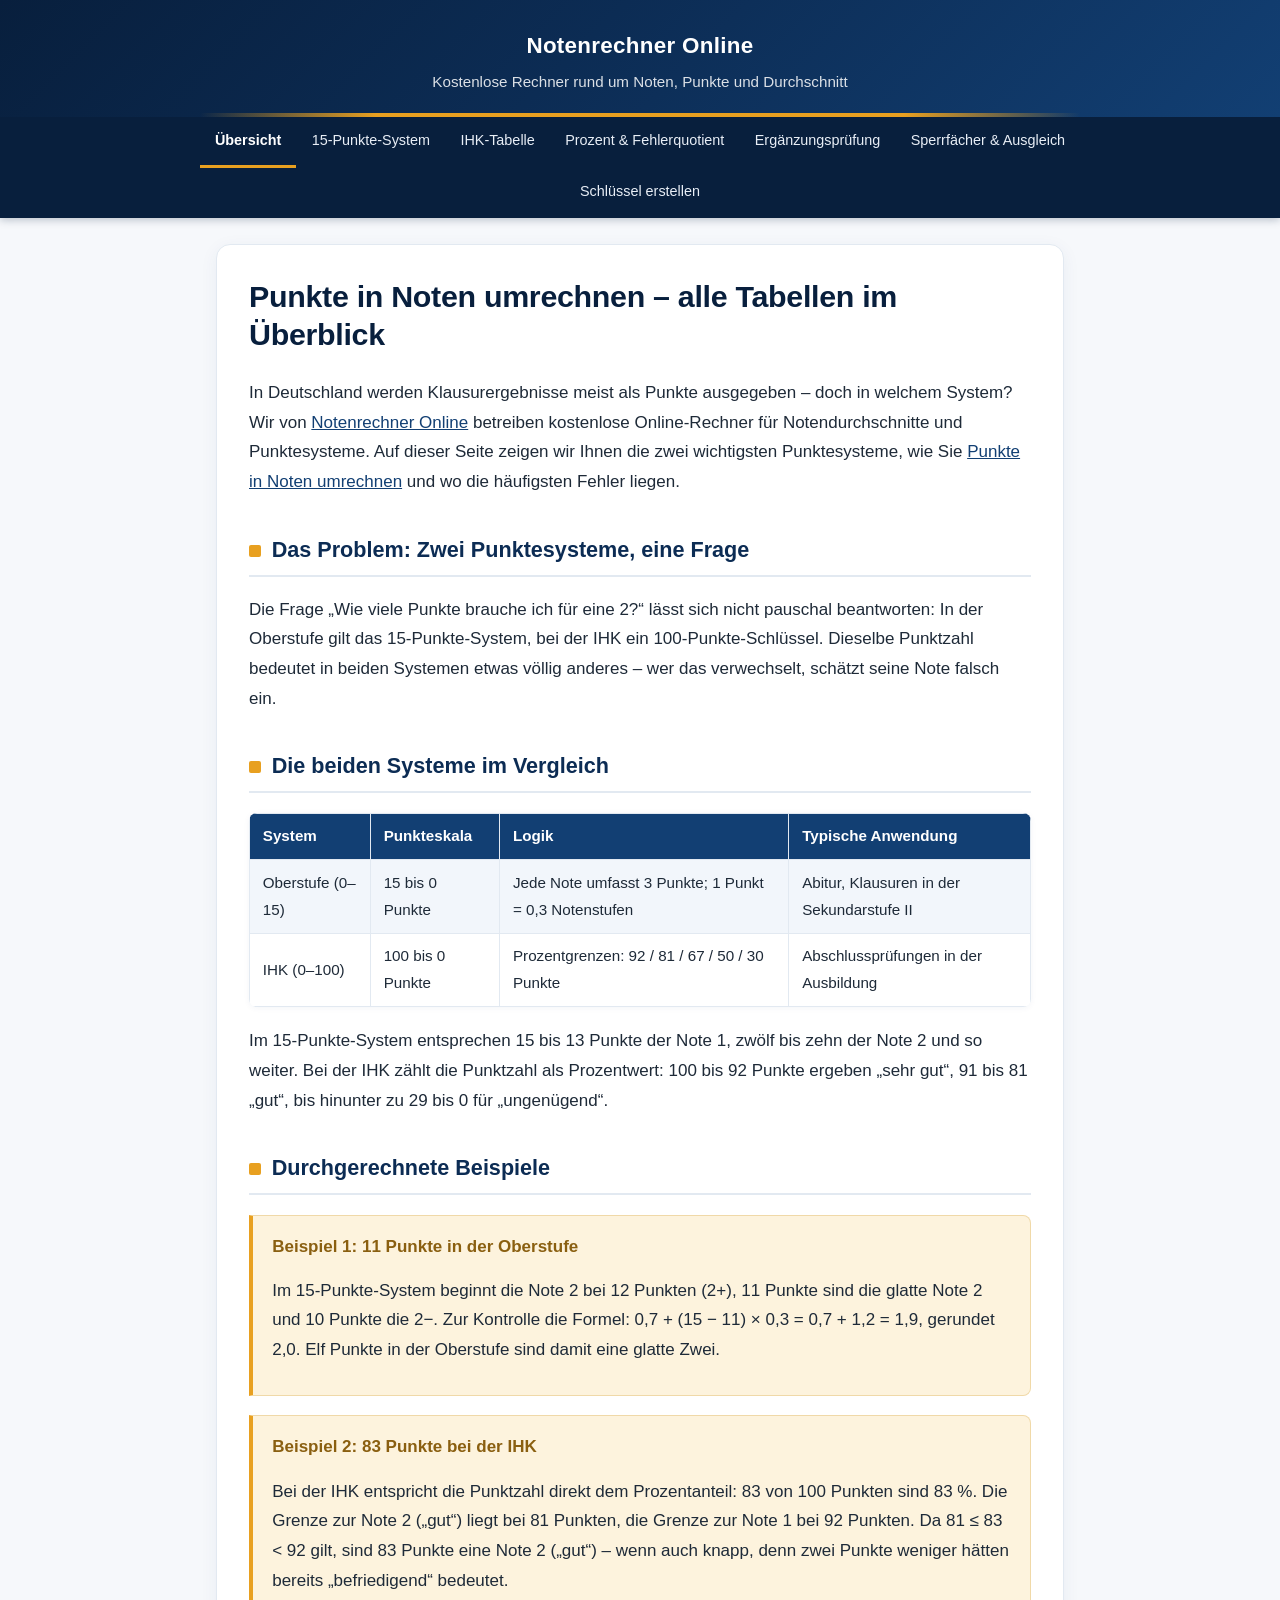
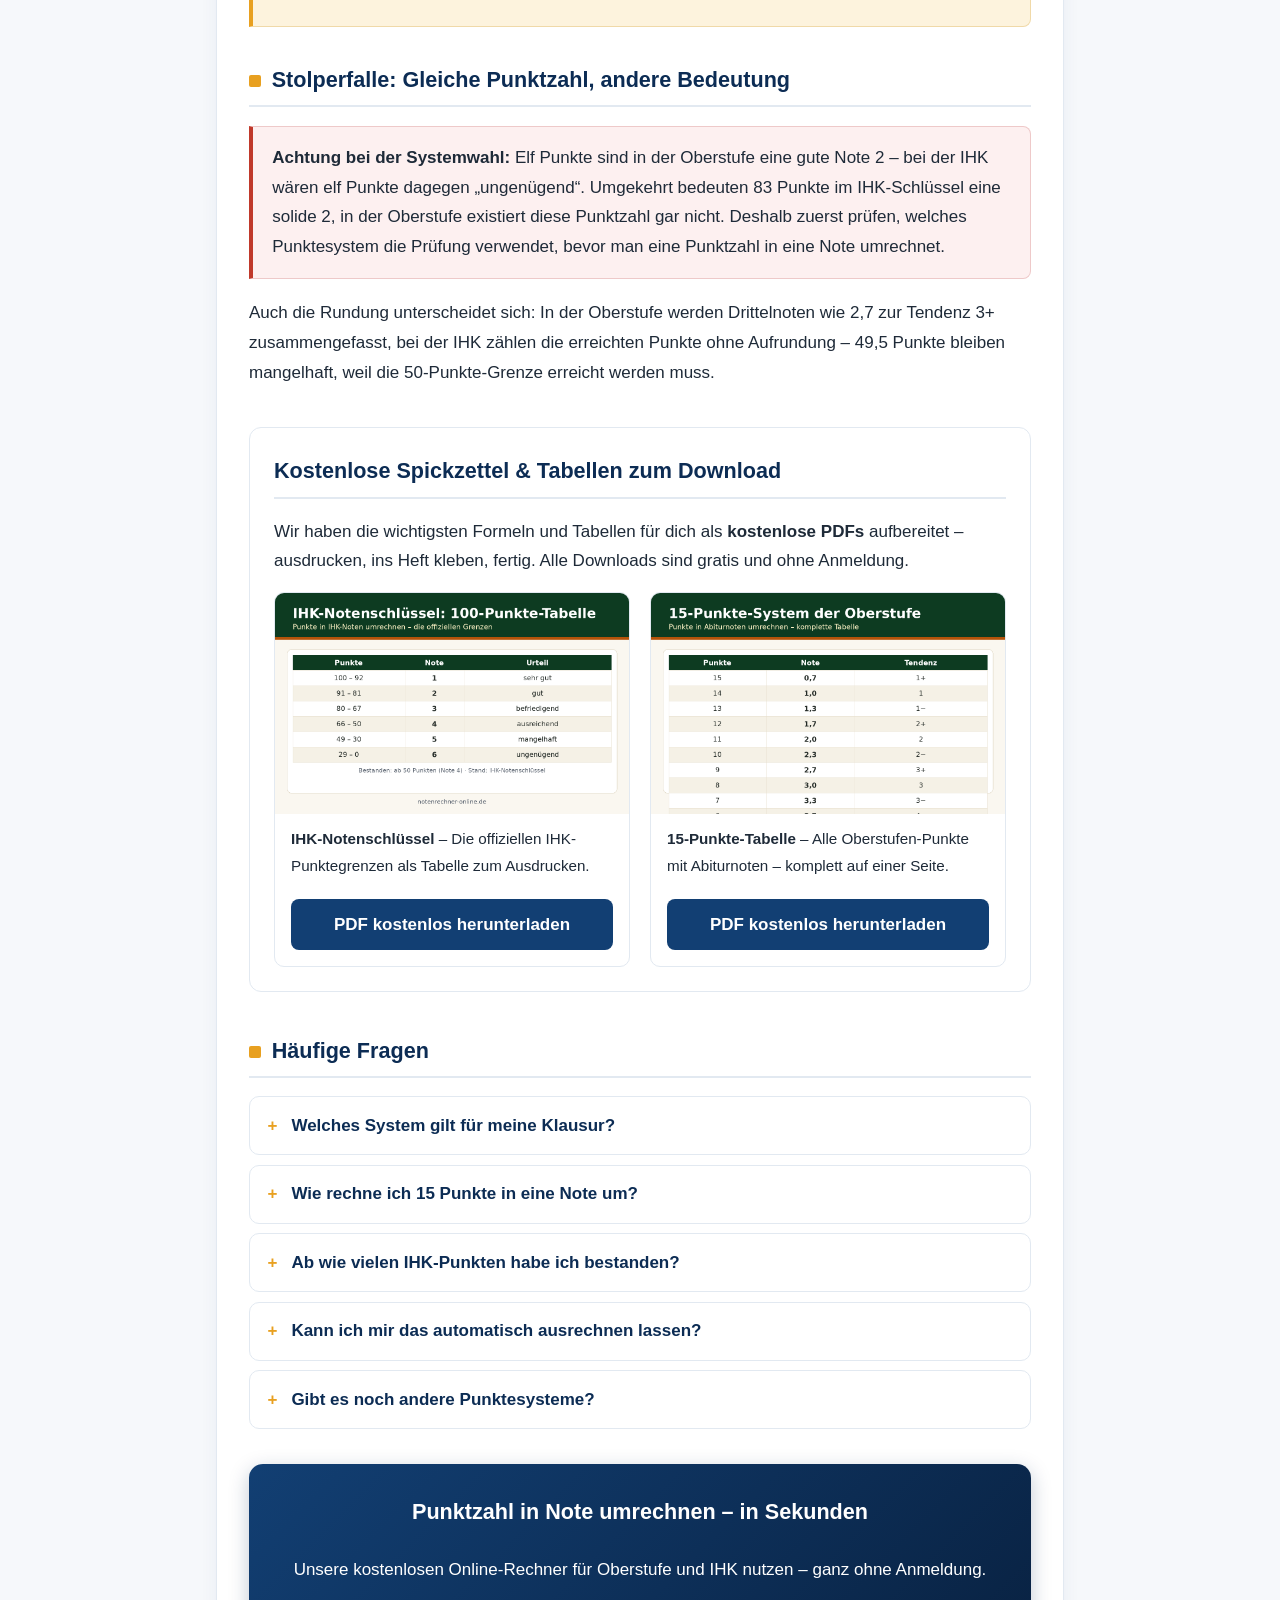
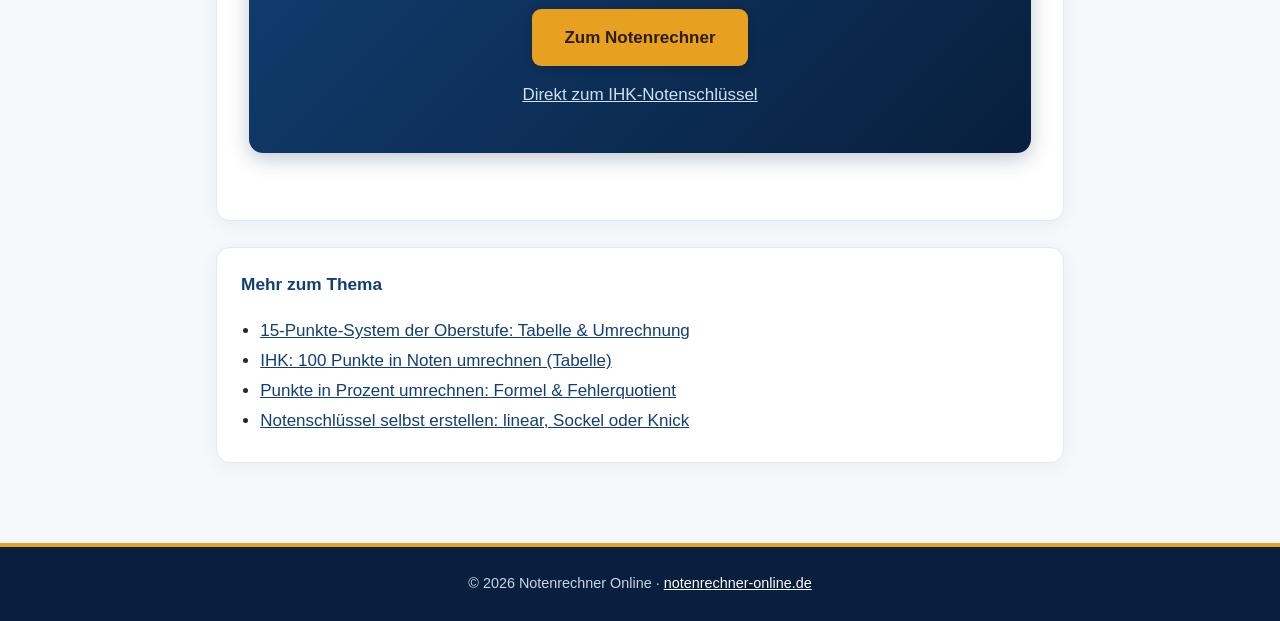
<file: index.html>
<!DOCTYPE html>
<html lang="de">
<head>
<meta charset="UTF-8">
<meta name="viewport" content="width=device-width, initial-scale=1.0">
<title>Punkte in Noten umrechnen: Tabellen, Beispiele &amp; FAQ</title>
<meta name="description" content="Punkte in Noten umrechnen: Alle Tabellen für das 15-Punkte-System der Oberstufe und den 100-Punkte-Schlüssel der IHK – mit Beispielen und Rechner.">
<link rel="canonical" href="https://notenrechner-online.onrender.com/index.html">
<link rel="stylesheet" href="style.css">
</head>
<body>
<header class="site">
<div class="brand">Notenrechner Online</div>
<div class="tagline">Kostenlose Rechner rund um Noten, Punkte und Durchschnitt</div>
</header>
<nav class="top">
<ul>
<li><a href="index.html" class="active">Übersicht</a></li>
<li><a href="15-punkte-system-oberstufe.html">15-Punkte-System</a></li>
<li><a href="ihk-100-punkte-tabelle.html">IHK-Tabelle</a></li>
<li><a href="punkte-in-prozent-umrechnen.html">Prozent &amp; Fehlerquotient</a></li>
<li><a href="muendliche-ergaenzungspruefung-ihk.html">Ergänzungsprüfung</a></li>
<li><a href="sperrfaecher-ausgleich-ihk.html">Sperrfächer &amp; Ausgleich</a></li>
<li><a href="notenschluessel-erstellen.html">Schlüssel erstellen</a></li>
</ul>
</nav>
<main>
<article class="card">
<h1>Punkte in Noten umrechnen – alle Tabellen im Überblick</h1>
<p>In Deutschland werden Klausurergebnisse meist als Punkte ausgegeben – doch in welchem System? Wir von <a href="https://notenrechner-online.de/">Notenrechner Online</a> betreiben kostenlose Online-Rechner für Notendurchschnitte und Punktesysteme. Auf dieser Seite zeigen wir Ihnen die zwei wichtigsten Punktesysteme, wie Sie <a href="https://notenrechner-online.de/15-punkte-system-oberstufe/">Punkte in Noten umrechnen</a> und wo die häufigsten Fehler liegen.</p>
<h2>Das Problem: Zwei Punktesysteme, eine Frage</h2>
<p>Die Frage „Wie viele Punkte brauche ich für eine 2?“ lässt sich nicht pauschal beantworten: In der Oberstufe gilt das 15-Punkte-System, bei der IHK ein 100-Punkte-Schlüssel. Dieselbe Punktzahl bedeutet in beiden Systemen etwas völlig anderes – wer das verwechselt, schätzt seine Note falsch ein.</p>
<h2>Die beiden Systeme im Vergleich</h2>
<table>
<tr><th>System</th><th>Punkteskala</th><th>Logik</th><th>Typische Anwendung</th></tr>
<tr><td>Oberstufe (0–15)</td><td>15 bis 0 Punkte</td><td>Jede Note umfasst 3 Punkte; 1 Punkt = 0,3 Notenstufen</td><td>Abitur, Klausuren in der Sekundarstufe II</td></tr>
<tr><td>IHK (0–100)</td><td>100 bis 0 Punkte</td><td>Prozentgrenzen: 92 / 81 / 67 / 50 / 30 Punkte</td><td>Abschlussprüfungen in der Ausbildung</td></tr>
</table>
<p>Im 15-Punkte-System entsprechen 15 bis 13 Punkte der Note 1, zwölf bis zehn der Note 2 und so weiter. Bei der IHK zählt die Punktzahl als Prozentwert: 100 bis 92 Punkte ergeben „sehr gut“, 91 bis 81 „gut“, bis hinunter zu 29 bis 0 für „ungenügend“.</p>
<h2>Durchgerechnete Beispiele</h2>
<div class="example">
<strong class="t">Beispiel 1: 11 Punkte in der Oberstufe</strong>
<p>Im 15-Punkte-System beginnt die Note 2 bei 12 Punkten (2+), 11 Punkte sind die glatte Note 2 und 10 Punkte die 2−. Zur Kontrolle die Formel: 0,7 + (15 − 11) × 0,3 = 0,7 + 1,2 = 1,9, gerundet 2,0. Elf Punkte in der Oberstufe sind damit eine glatte Zwei.</p>
</div>
<div class="example">
<strong class="t">Beispiel 2: 83 Punkte bei der IHK</strong>
<p>Bei der IHK entspricht die Punktzahl direkt dem Prozentanteil: 83 von 100 Punkten sind 83 %. Die Grenze zur Note 2 („gut“) liegt bei 81 Punkten, die Grenze zur Note 1 bei 92 Punkten. Da 81 ≤ 83 < 92 gilt, sind 83 Punkte eine Note 2 („gut“) – wenn auch knapp, denn zwei Punkte weniger hätten bereits „befriedigend“ bedeutet.</p>
</div>
<h2>Stolperfalle: Gleiche Punktzahl, andere Bedeutung</h2>
<div class="warn">
<strong>Achtung bei der Systemwahl:</strong> Elf Punkte sind in der Oberstufe eine gute Note 2 – bei der IHK wären elf Punkte dagegen „ungenügend“. Umgekehrt bedeuten 83 Punkte im IHK-Schlüssel eine solide 2, in der Oberstufe existiert diese Punktzahl gar nicht. Deshalb zuerst prüfen, welches Punktesystem die Prüfung verwendet, bevor man eine Punktzahl in eine Note umrechnet.
</div>
<p>Auch die Rundung unterscheidet sich: In der Oberstufe werden Drittelnoten wie 2,7 zur Tendenz 3+ zusammengefasst, bei der IHK zählen die erreichten Punkte ohne Aufrundung – 49,5 Punkte bleiben mangelhaft, weil die 50-Punkte-Grenze erreicht werden muss.</p>
<section class="ressourcen" aria-label="Kostenlose Downloads">
<h2>Kostenlose Spickzettel &amp; Tabellen zum Download</h2>
<p>Wir haben die wichtigsten Formeln und Tabellen f&uuml;r dich als <strong>kostenlose PDFs</strong> aufbereitet &ndash; ausdrucken, ins Heft kleben, fertig. Alle Downloads sind gratis und ohne Anmeldung.</p>
<div class="resource-grid">
<figure class="resource">
<a href="assets/ihk-notenschluessel-tabelle.pdf" download><img src="assets/ihk-notenschluessel-100-punkte-tabelle.png" alt="IHK-Notenschlüssel als Tabelle: 100 bis 92 Punkte ergeben Note 1, 29 bis 0 Punkte Note 6, mit allen Notenstufen und Urteilen" loading="lazy" width="1200" height="750"></a>
<figcaption><strong>IHK-Notenschlüssel</strong> &ndash; Die offiziellen IHK-Punktegrenzen als Tabelle zum Ausdrucken.</figcaption>
<a class="download-btn" href="assets/ihk-notenschluessel-tabelle.pdf" download>PDF kostenlos herunterladen</a>
</figure>
<figure class="resource">
<a href="assets/15-punkte-tabelle-oberstufe.pdf" download><img src="assets/punkte-in-noten-15-punkte-tabelle-oberstufe.png" alt="15-Punkte-Tabelle der Oberstufe: Umrechnung von Punkten in Abiturnoten, von 15 Punkten (Note 0,7) bis 0 Punkte (Note 6,0)" loading="lazy" width="1200" height="750"></a>
<figcaption><strong>15-Punkte-Tabelle</strong> &ndash; Alle Oberstufen-Punkte mit Abiturnoten – komplett auf einer Seite.</figcaption>
<a class="download-btn" href="assets/15-punkte-tabelle-oberstufe.pdf" download>PDF kostenlos herunterladen</a>
</figure>
</div>
</section>
<h2>Häufige Fragen</h2>
<div class="faq">
<details>
<summary>Welches System gilt für meine Klausur?</summary>
<div><p>In der Oberstufe des Gymnasiums gilt fast immer das 15-Punkte-System, in IHK-Abschlussprüfungen der 100-Punkte-Schlüssel. Im Zweifel hilft ein Blick auf den Klausurbogen: „max. 15 Punkte“ bedeutet Oberstufensystem, „max. 100 Punkte“ IHK-Schlüssel.</p></div>
</details>
<details>
<summary>Wie rechne ich 15 Punkte in eine Note um?</summary>
<div><p>Ganz einfach: 15, 14, 13 Punkte = Note 1; 12, 11, 10 = Note 2; 9, 8, 7 = Note 3; 6, 5, 4 = Note 4; 3, 2, 1 = Note 5; 0 Punkte = Note 6. Für die exakte Dezimalnote gilt: Note = 0,7 + (15 − Punkte) × 0,3.</p></div>
</details>
<details>
<summary>Ab wie vielen IHK-Punkten habe ich bestanden?</summary>
<div><p>Bei der IHK besteht man mit 50 Punkten („ausreichend“). Darunter – also ab 49 Punkten – lautet das Ergebnis „mangelhaft“. Die 50-Punkte-Grenze muss tatsächlich erreicht werden; eine Aufrundung findet nicht statt.</p></div>
</details>
<details>
<summary>Kann ich mir das automatisch ausrechnen lassen?</summary>
<div><p>Ja. In unserem <a href="https://notenrechner-online.de/15-punkte-system-oberstufe/">Punkte-Umrechner für die Oberstufe</a> geben Sie einfach die Punktzahl ein und erhalten sofort die zugehörige Note inklusive Tendenz.</p></div>
</details>
<details>
<summary>Gibt es noch andere Punktesysteme?</summary>
<div><p>Ja – neben dem 15-Punkte-System und dem 100-Punkte-Schlüssel der IHK gibt es zum Beispiel 10-Punkte-Systeme an manchen Hochschulen oder ECTS-Grades im Studium. Die Logik bleibt immer gleich: erst Maximum und Grenzen des jeweiligen Systems klären, dann umrechnen. Für krumme Maximalwerte hilft unsere Seite <a href="punkte-in-prozent-umrechnen.html">Punkte in Prozent umrechnen</a>.</p></div>
</details>
</div>
<div class="cta">
<h2>Punktzahl in Note umrechnen – in Sekunden</h2>
<p>Unsere kostenlosen Online-Rechner für Oberstufe und IHK nutzen – ganz ohne Anmeldung.</p>
<p><a class="btn" href="https://notenrechner-online.de/">Zum Notenrechner</a></p>
<p><a class="alt" href="https://notenrechner-online.de/ihk-notenschluessel/">Direkt zum IHK-Notenschlüssel</a></p>
</div>
</article>
<aside class="more">
<h3>Mehr zum Thema</h3>
<ul>
<li><a href="15-punkte-system-oberstufe.html">15-Punkte-System der Oberstufe: Tabelle &amp; Umrechnung</a></li>
<li><a href="ihk-100-punkte-tabelle.html">IHK: 100 Punkte in Noten umrechnen (Tabelle)</a></li>
<li><a href="punkte-in-prozent-umrechnen.html">Punkte in Prozent umrechnen: Formel &amp; Fehlerquotient</a></li>
<li><a href="notenschluessel-erstellen.html">Notenschlüssel selbst erstellen: linear, Sockel oder Knick</a></li>
</ul>
</aside>
</main>
<footer class="site">
© 2026 Notenrechner Online · <a href="https://notenrechner-online.de/">notenrechner-online.de</a>
</footer>
</body>
</html>
</file>
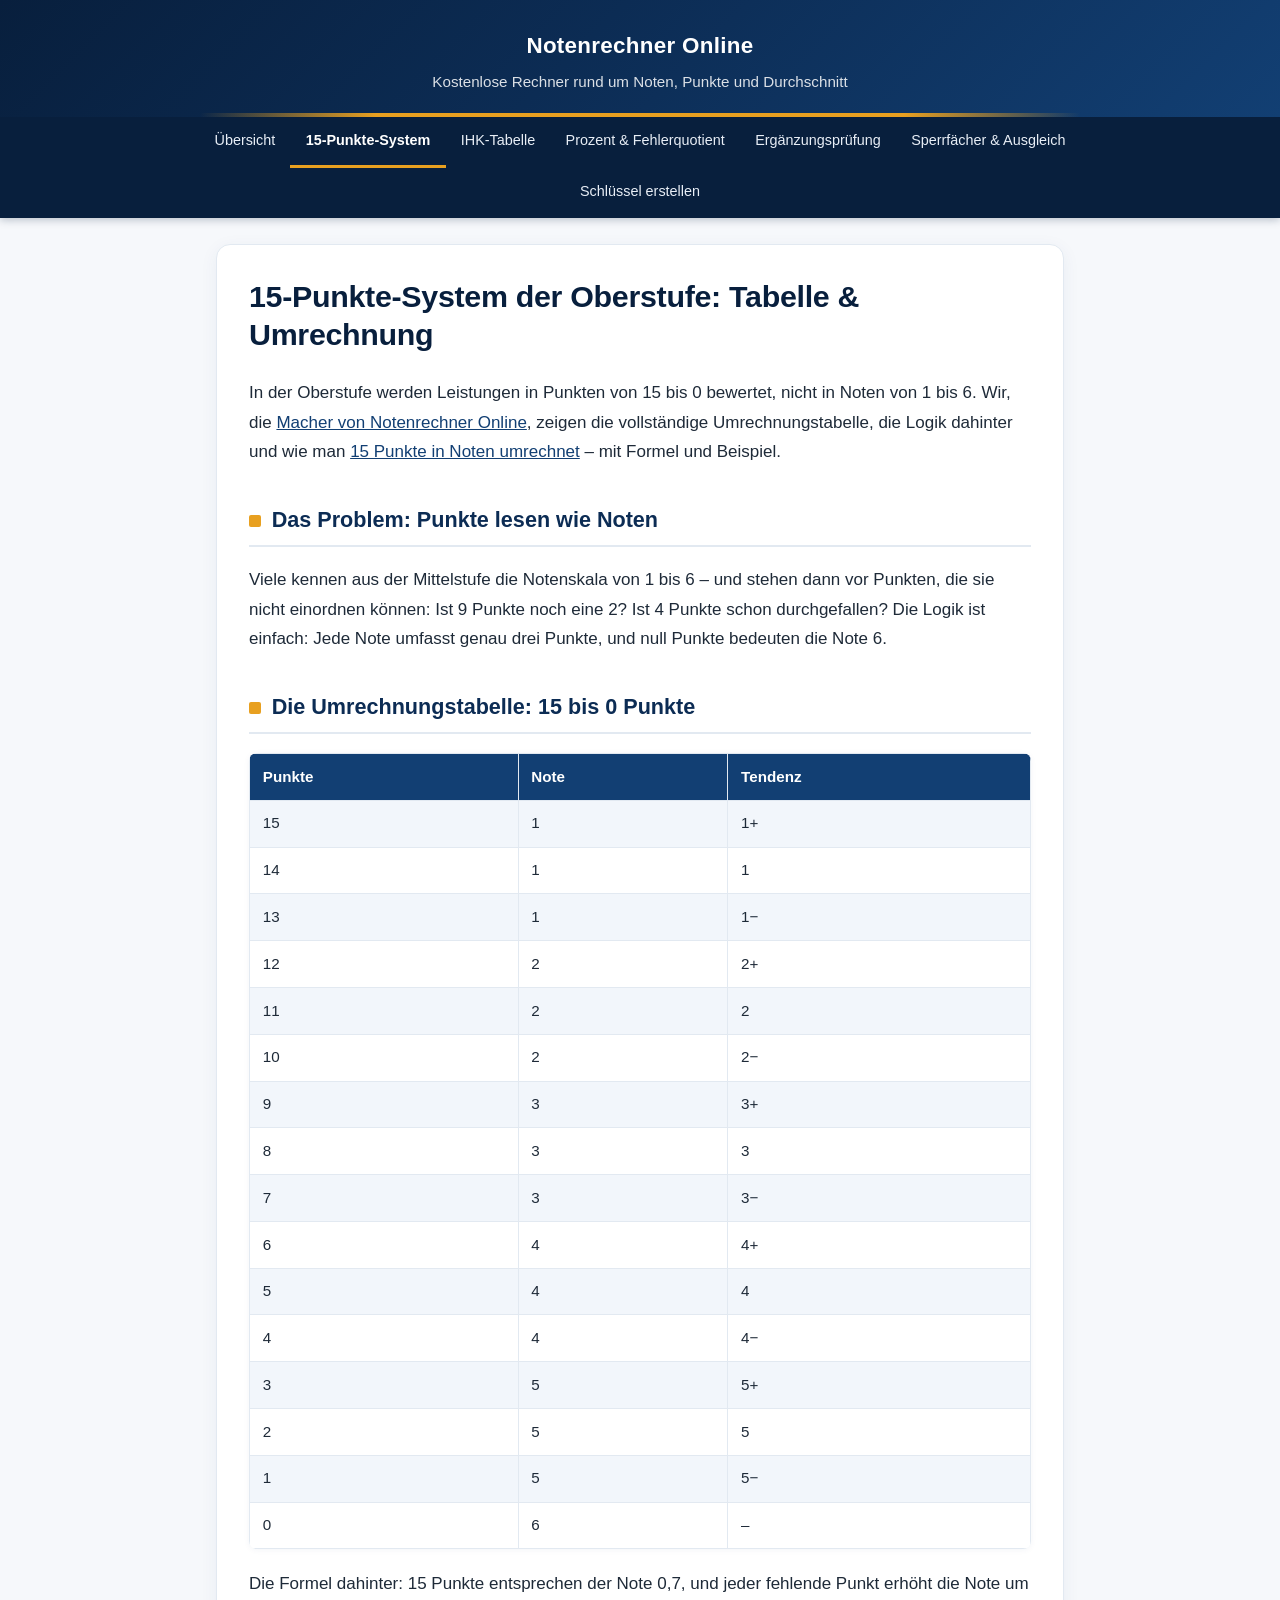
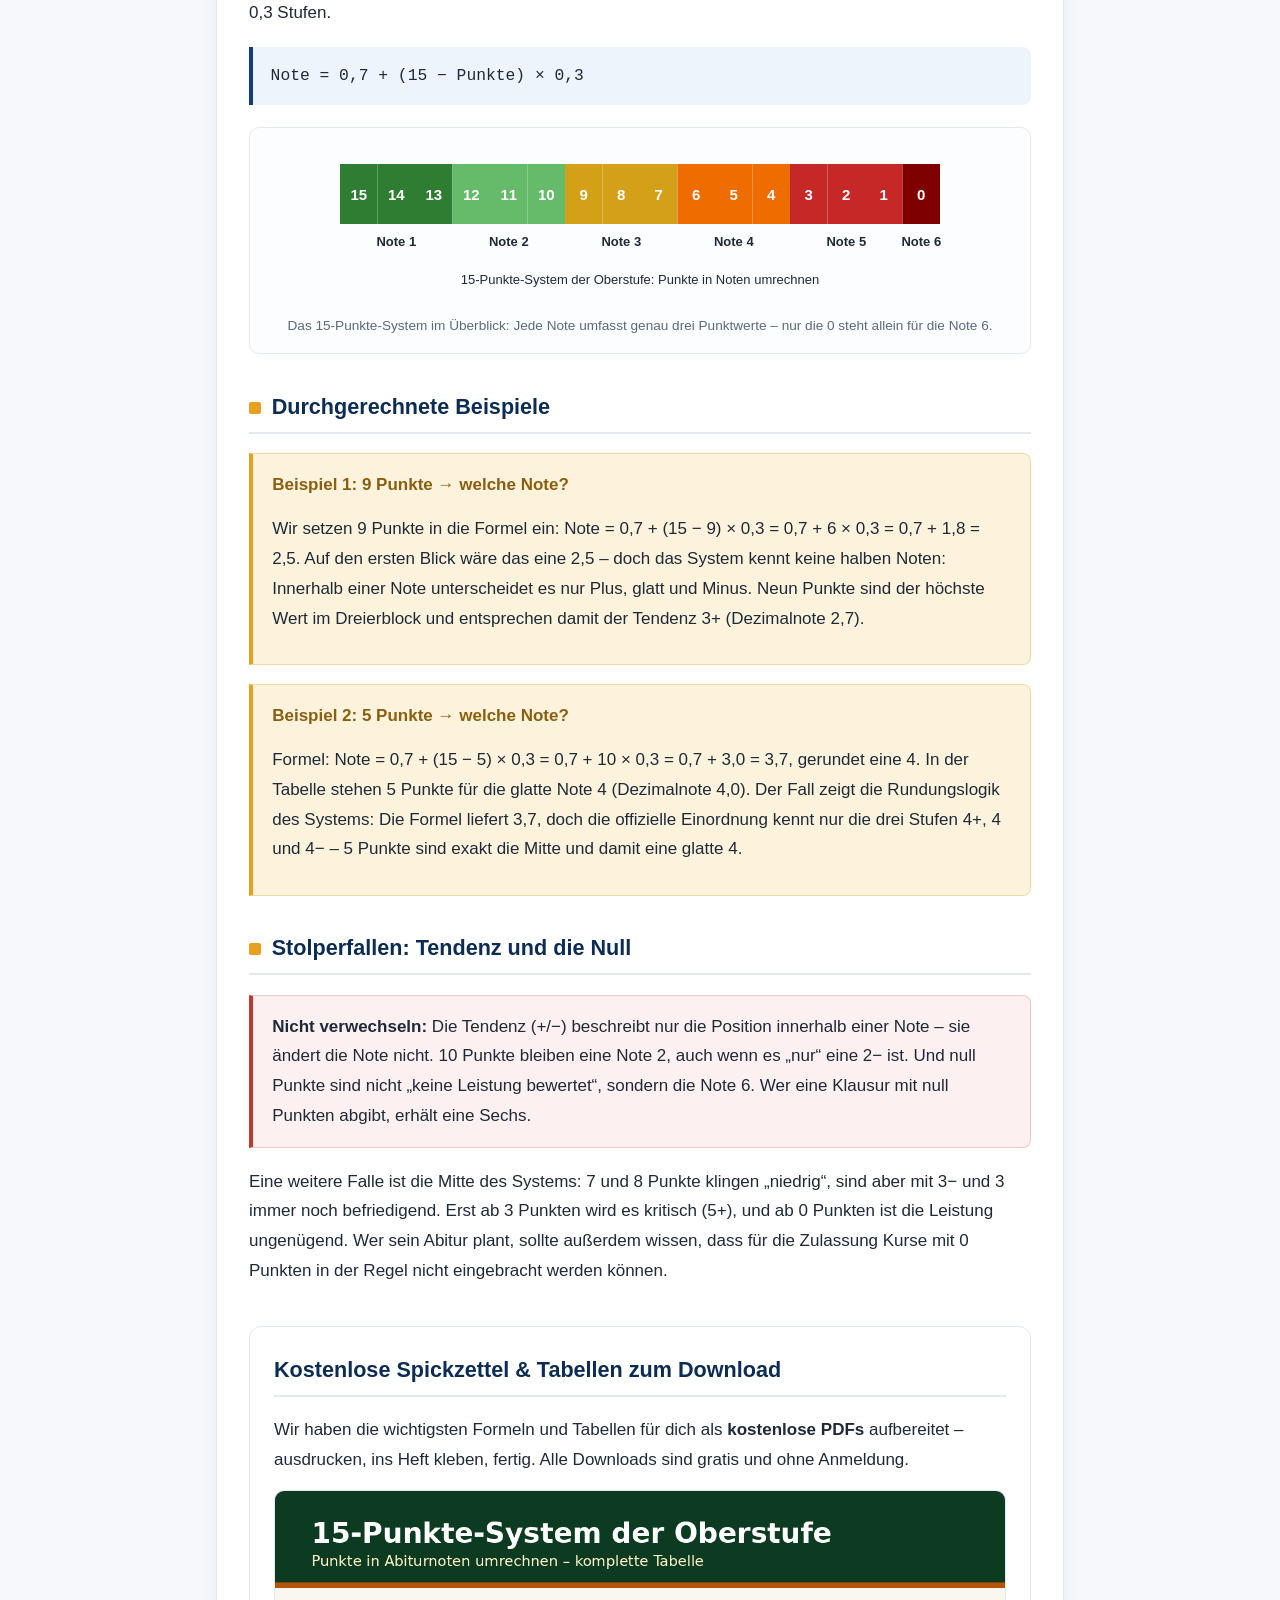
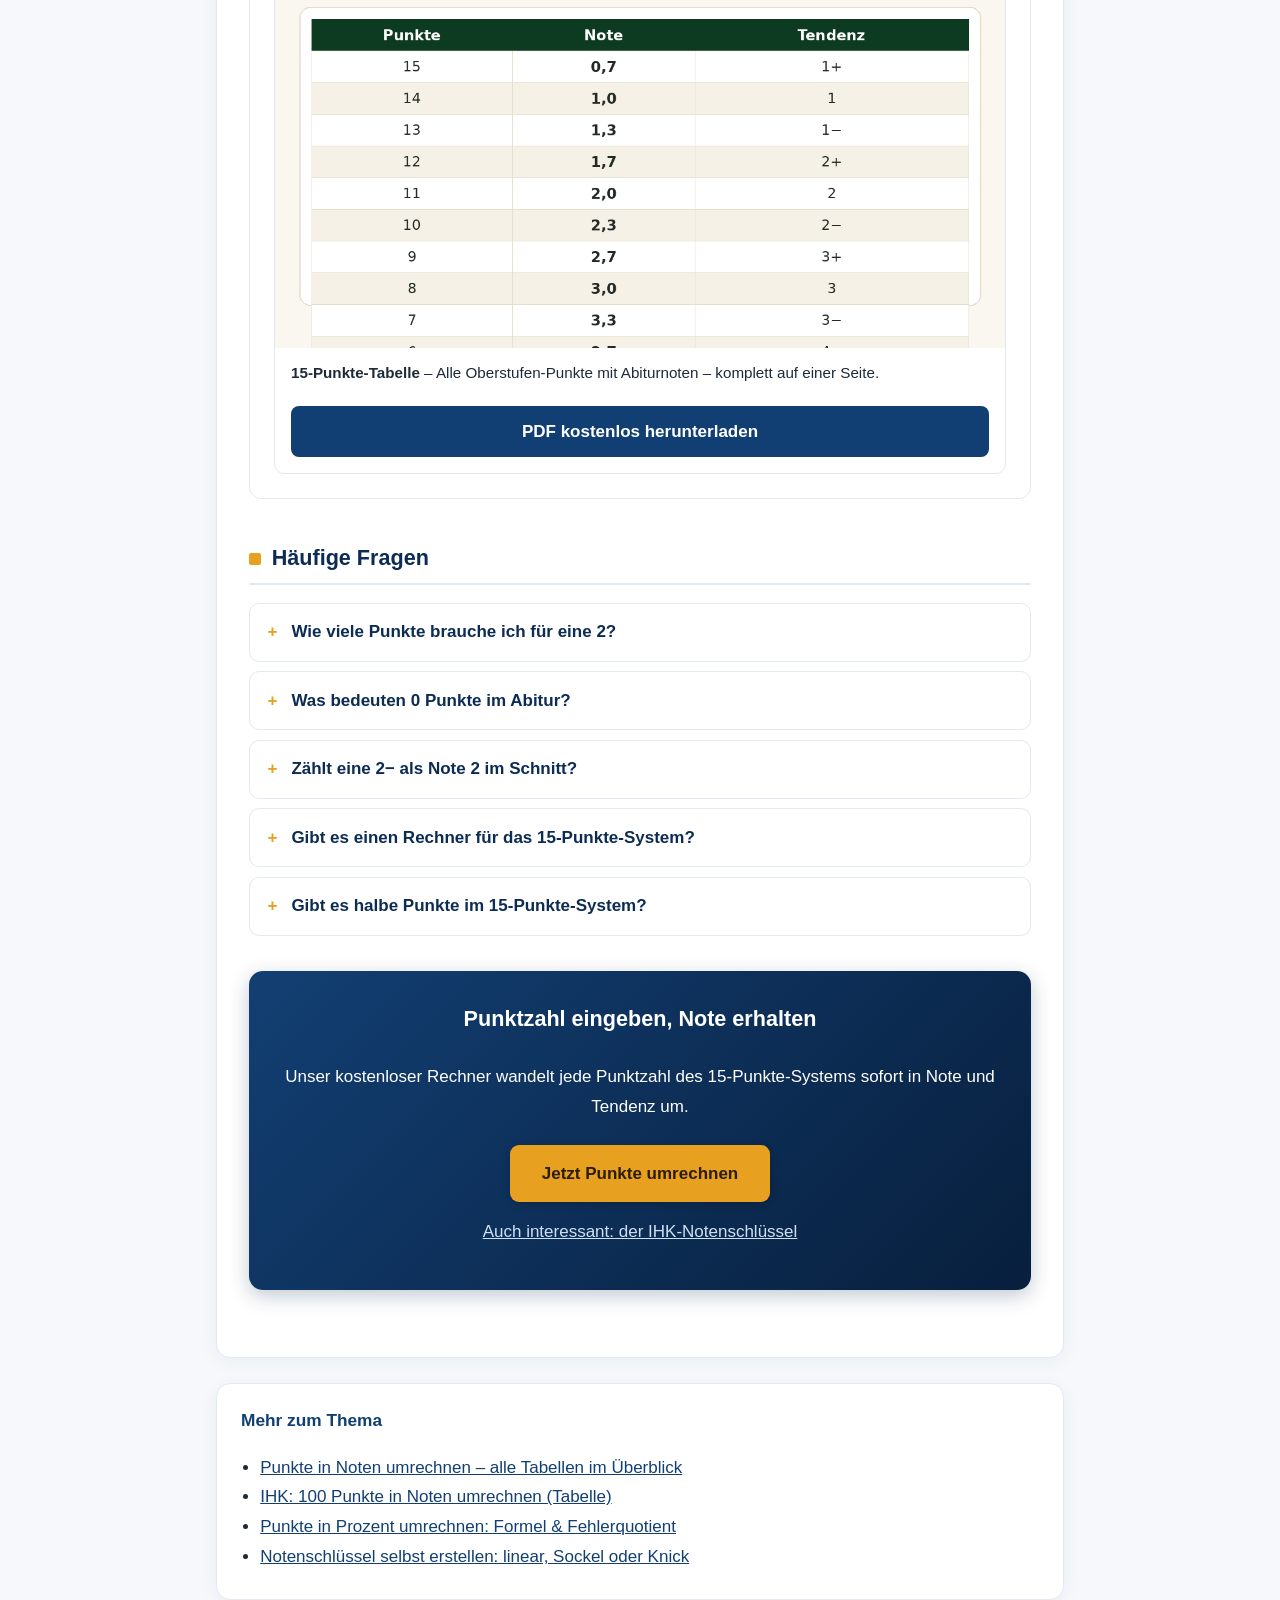
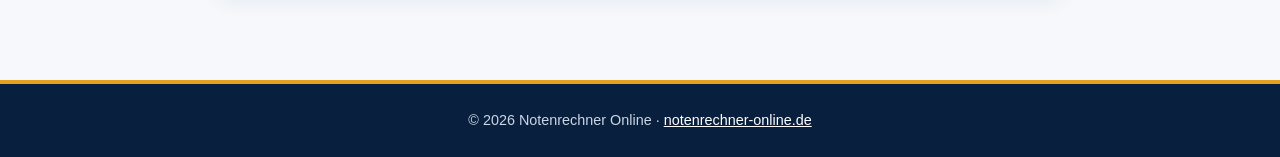
<file: 15-punkte-system-oberstufe.html>
<!DOCTYPE html>
<html lang="de">
<head>
<meta charset="UTF-8">
<meta name="viewport" content="width=device-width, initial-scale=1.0">
<title>15-Punkte-System der Oberstufe: Tabelle &amp; Umrechnung</title>
<meta name="description" content="15 Punkte in Noten umrechnen: Die komplette Tabelle für das 15-Punkte-System der Oberstufe mit Tendenz, Formel und durchgerechneten Beispielen.">
<link rel="canonical" href="https://notenrechner-online.onrender.com/15-punkte-system-oberstufe.html">
<link rel="stylesheet" href="style.css">
</head>
<body>
<header class="site">
<div class="brand">Notenrechner Online</div>
<div class="tagline">Kostenlose Rechner rund um Noten, Punkte und Durchschnitt</div>
</header>
<nav class="top">
<ul>
<li><a href="index.html">Übersicht</a></li>
<li><a href="15-punkte-system-oberstufe.html" class="active">15-Punkte-System</a></li>
<li><a href="ihk-100-punkte-tabelle.html">IHK-Tabelle</a></li>
<li><a href="punkte-in-prozent-umrechnen.html">Prozent &amp; Fehlerquotient</a></li>
<li><a href="muendliche-ergaenzungspruefung-ihk.html">Ergänzungsprüfung</a></li>
<li><a href="sperrfaecher-ausgleich-ihk.html">Sperrfächer &amp; Ausgleich</a></li>
<li><a href="notenschluessel-erstellen.html">Schlüssel erstellen</a></li>
</ul>
</nav>
<main>
<article class="card">
<h1>15-Punkte-System der Oberstufe: Tabelle &amp; Umrechnung</h1>
<p>In der Oberstufe werden Leistungen in Punkten von 15 bis 0 bewertet, nicht in Noten von 1 bis 6. Wir, die <a href="https://notenrechner-online.de/">Macher von Notenrechner Online</a>, zeigen die vollständige Umrechnungstabelle, die Logik dahinter und wie man <a href="https://notenrechner-online.de/15-punkte-system-oberstufe/">15 Punkte in Noten umrechnet</a> – mit Formel und Beispiel.</p>
<h2>Das Problem: Punkte lesen wie Noten</h2>
<p>Viele kennen aus der Mittelstufe die Notenskala von 1 bis 6 – und stehen dann vor Punkten, die sie nicht einordnen können: Ist 9 Punkte noch eine 2? Ist 4 Punkte schon durchgefallen? Die Logik ist einfach: Jede Note umfasst genau drei Punkte, und null Punkte bedeuten die Note 6.</p>
<h2>Die Umrechnungstabelle: 15 bis 0 Punkte</h2>
<table>
<tr><th>Punkte</th><th>Note</th><th>Tendenz</th></tr>
<tr><td>15</td><td>1</td><td>1+</td></tr>
<tr><td>14</td><td>1</td><td>1</td></tr>
<tr><td>13</td><td>1</td><td>1−</td></tr>
<tr><td>12</td><td>2</td><td>2+</td></tr>
<tr><td>11</td><td>2</td><td>2</td></tr>
<tr><td>10</td><td>2</td><td>2−</td></tr>
<tr><td>9</td><td>3</td><td>3+</td></tr>
<tr><td>8</td><td>3</td><td>3</td></tr>
<tr><td>7</td><td>3</td><td>3−</td></tr>
<tr><td>6</td><td>4</td><td>4+</td></tr>
<tr><td>5</td><td>4</td><td>4</td></tr>
<tr><td>4</td><td>4</td><td>4−</td></tr>
<tr><td>3</td><td>5</td><td>5+</td></tr>
<tr><td>2</td><td>5</td><td>5</td></tr>
<tr><td>1</td><td>5</td><td>5−</td></tr>
<tr><td>0</td><td>6</td><td>–</td></tr>
</table>
<p>Die Formel dahinter: 15 Punkte entsprechen der Note 0,7, und jeder fehlende Punkt erhöht die Note um 0,3 Stufen.</p>
<div class="formula">Note = 0,7 + (15 − Punkte) × 0,3</div>
<figure class="chart">
<img src="15-punkte-skala.svg" alt="15-Punkte-System der Oberstufe: 15 bis 13 Punkte Note 1, 12 bis 10 Note 2, 9 bis 7 Note 3, 6 bis 4 Note 4, 3 bis 1 Note 5, 0 Punkte Note 6" width="640" height="160" loading="lazy">
<figcaption>Das 15-Punkte-System im Überblick: Jede Note umfasst genau drei Punktwerte – nur die 0 steht allein für die Note 6.</figcaption>
</figure>
<h2>Durchgerechnete Beispiele</h2>
<div class="example">
<strong class="t">Beispiel 1: 9 Punkte → welche Note?</strong>
<p>Wir setzen 9 Punkte in die Formel ein: Note = 0,7 + (15 − 9) × 0,3 = 0,7 + 6 × 0,3 = 0,7 + 1,8 = 2,5. Auf den ersten Blick wäre das eine 2,5 – doch das System kennt keine halben Noten: Innerhalb einer Note unterscheidet es nur Plus, glatt und Minus. Neun Punkte sind der höchste Wert im Dreierblock und entsprechen damit der Tendenz 3+ (Dezimalnote 2,7).</p>
</div>
<div class="example">
<strong class="t">Beispiel 2: 5 Punkte → welche Note?</strong>
<p>Formel: Note = 0,7 + (15 − 5) × 0,3 = 0,7 + 10 × 0,3 = 0,7 + 3,0 = 3,7, gerundet eine 4. In der Tabelle stehen 5 Punkte für die glatte Note 4 (Dezimalnote 4,0). Der Fall zeigt die Rundungslogik des Systems: Die Formel liefert 3,7, doch die offizielle Einordnung kennt nur die drei Stufen 4+, 4 und 4− – 5 Punkte sind exakt die Mitte und damit eine glatte 4.</p>
</div>
<h2>Stolperfallen: Tendenz und die Null</h2>
<div class="warn">
<strong>Nicht verwechseln:</strong> Die Tendenz (+/−) beschreibt nur die Position innerhalb einer Note – sie ändert die Note nicht. 10 Punkte bleiben eine Note 2, auch wenn es „nur“ eine 2− ist. Und null Punkte sind nicht „keine Leistung bewertet“, sondern die Note 6. Wer eine Klausur mit null Punkten abgibt, erhält eine Sechs.
</div>
<p>Eine weitere Falle ist die Mitte des Systems: 7 und 8 Punkte klingen „niedrig“, sind aber mit 3− und 3 immer noch befriedigend. Erst ab 3 Punkten wird es kritisch (5+), und ab 0 Punkten ist die Leistung ungenügend. Wer sein Abitur plant, sollte außerdem wissen, dass für die Zulassung Kurse mit 0 Punkten in der Regel nicht eingebracht werden können.</p>
<section class="ressourcen" aria-label="Kostenlose Downloads">
<h2>Kostenlose Spickzettel &amp; Tabellen zum Download</h2>
<p>Wir haben die wichtigsten Formeln und Tabellen f&uuml;r dich als <strong>kostenlose PDFs</strong> aufbereitet &ndash; ausdrucken, ins Heft kleben, fertig. Alle Downloads sind gratis und ohne Anmeldung.</p>
<div class="resource-grid">
<figure class="resource">
<a href="assets/15-punkte-tabelle-oberstufe.pdf" download><img src="assets/punkte-in-noten-15-punkte-tabelle-oberstufe.png" alt="15-Punkte-Tabelle der Oberstufe: Umrechnung von Punkten in Abiturnoten, von 15 Punkten (Note 0,7) bis 0 Punkte (Note 6,0)" loading="lazy" width="1200" height="750"></a>
<figcaption><strong>15-Punkte-Tabelle</strong> &ndash; Alle Oberstufen-Punkte mit Abiturnoten – komplett auf einer Seite.</figcaption>
<a class="download-btn" href="assets/15-punkte-tabelle-oberstufe.pdf" download>PDF kostenlos herunterladen</a>
</figure>
</div>
</section>
<h2>Häufige Fragen</h2>
<div class="faq">
<details>
<summary>Wie viele Punkte brauche ich für eine 2?</summary>
<div><p>Für eine Note 2 brauchen Sie mindestens 10 Punkte (2−), für eine glatte 2 genau 11 Punkte und für eine 2+ zwölf Punkte. Jeder Punkt entspricht 0,3 Notenstufen, deshalb liegen die drei Werte 12, 11 und 10 alle im Zweierbereich.</p></div>
</details>
<details>
<summary>Was bedeuten 0 Punkte im Abitur?</summary>
<div><p>Null Punkte entsprechen der Note 6 („ungenügend“). In der Regel können Kurse mit 0 Punkten nicht in die Abiturwertung eingebracht werden – bei Pflichtkursen kann das die Zulassung gefährden. Den Einzelfall unbedingt mit der Oberstufenkoordination klären.</p></div>
</details>
<details>
<summary>Zählt eine 2− als Note 2 im Schnitt?</summary>
<div><p>Für den Abiturschnitt zählen die exakten Punktwerte, nicht gerundete Noten. Eine 2− fließt mit 10 Punkten ein – spürbar weniger als 11 oder 12 Punkte. Wir rechnen deshalb immer mit Punkten, nicht mit Noten.</p></div>
</details>
<details>
<summary>Gibt es einen Rechner für das 15-Punkte-System?</summary>
<div><p>Ja – in unserem <a href="https://notenrechner-online.de/ihk-notenschluessel/">IHK-Notenschlüssel-Rechner</a> geben Sie die Punktzahl ein und erhalten sofort Note und Tendenz; zusätzlich ermittelt er Ihren Punktedurchschnitt.</p></div>
</details>
<details>
<summary>Gibt es halbe Punkte im 15-Punkte-System?</summary>
<div><p>In Klausuren werden üblicherweise ganze Punkte vergeben. Die Formel liefert zwar Dezimalnoten wie 2,5, doch die offizielle Bewertung kennt nur ganze Punktwerte mit Plus-/Minus-Tendenz – 9 Punkte sind eine 3+, nicht eine 2,5.</p></div>
</details>
</div>
<div class="cta">
<h2>Punktzahl eingeben, Note erhalten</h2>
<p>Unser kostenloser Rechner wandelt jede Punktzahl des 15-Punkte-Systems sofort in Note und Tendenz um.</p>
<p><a class="btn" href="https://notenrechner-online.de/">Jetzt Punkte umrechnen</a></p>
<p><a class="alt" href="https://notenrechner-online.de/ihk-notenschluessel/">Auch interessant: der IHK-Notenschlüssel</a></p>
</div>
</article>
<aside class="more">
<h3>Mehr zum Thema</h3>
<ul>
<li><a href="index.html">Punkte in Noten umrechnen – alle Tabellen im Überblick</a></li>
<li><a href="ihk-100-punkte-tabelle.html">IHK: 100 Punkte in Noten umrechnen (Tabelle)</a></li>
<li><a href="punkte-in-prozent-umrechnen.html">Punkte in Prozent umrechnen: Formel &amp; Fehlerquotient</a></li>
<li><a href="notenschluessel-erstellen.html">Notenschlüssel selbst erstellen: linear, Sockel oder Knick</a></li>
</ul>
</aside>
</main>
<footer class="site">
© 2026 Notenrechner Online · <a href="https://notenrechner-online.de/">notenrechner-online.de</a>
</footer>
</body>
</html>
</file>
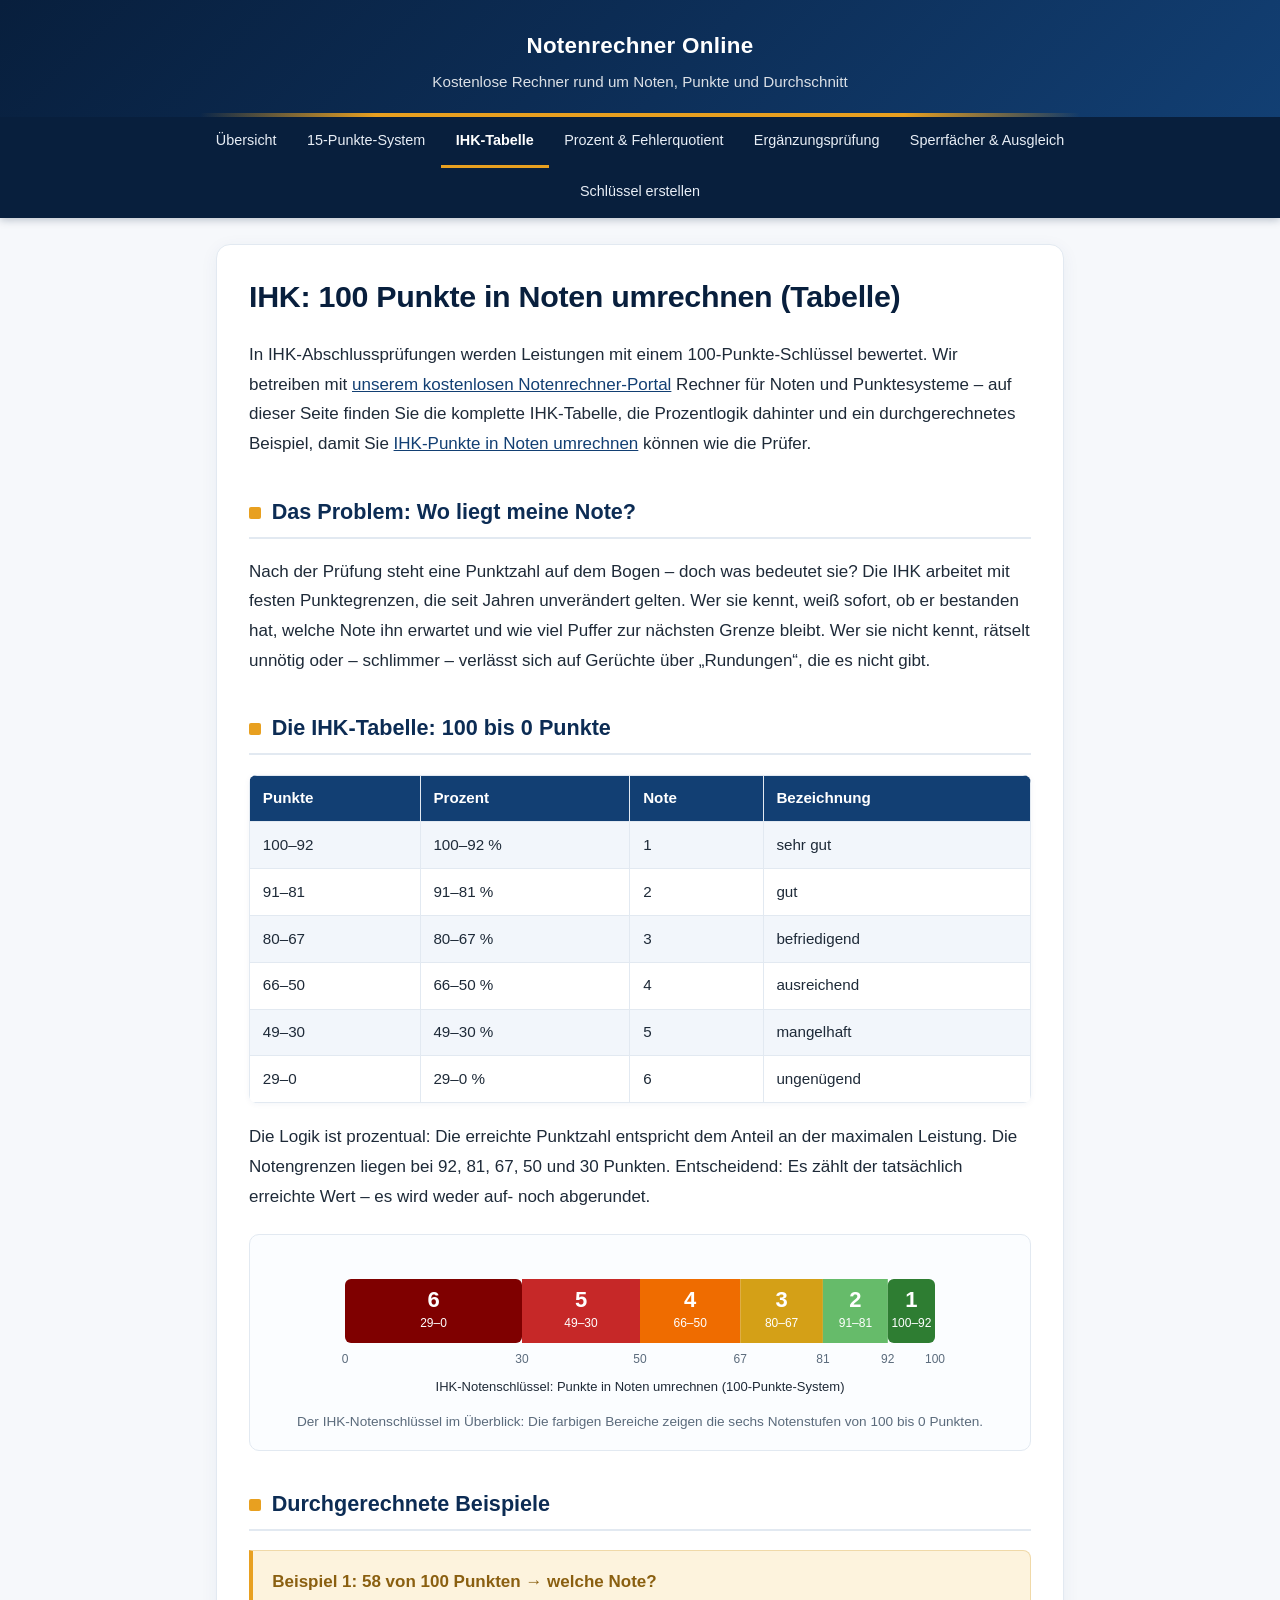
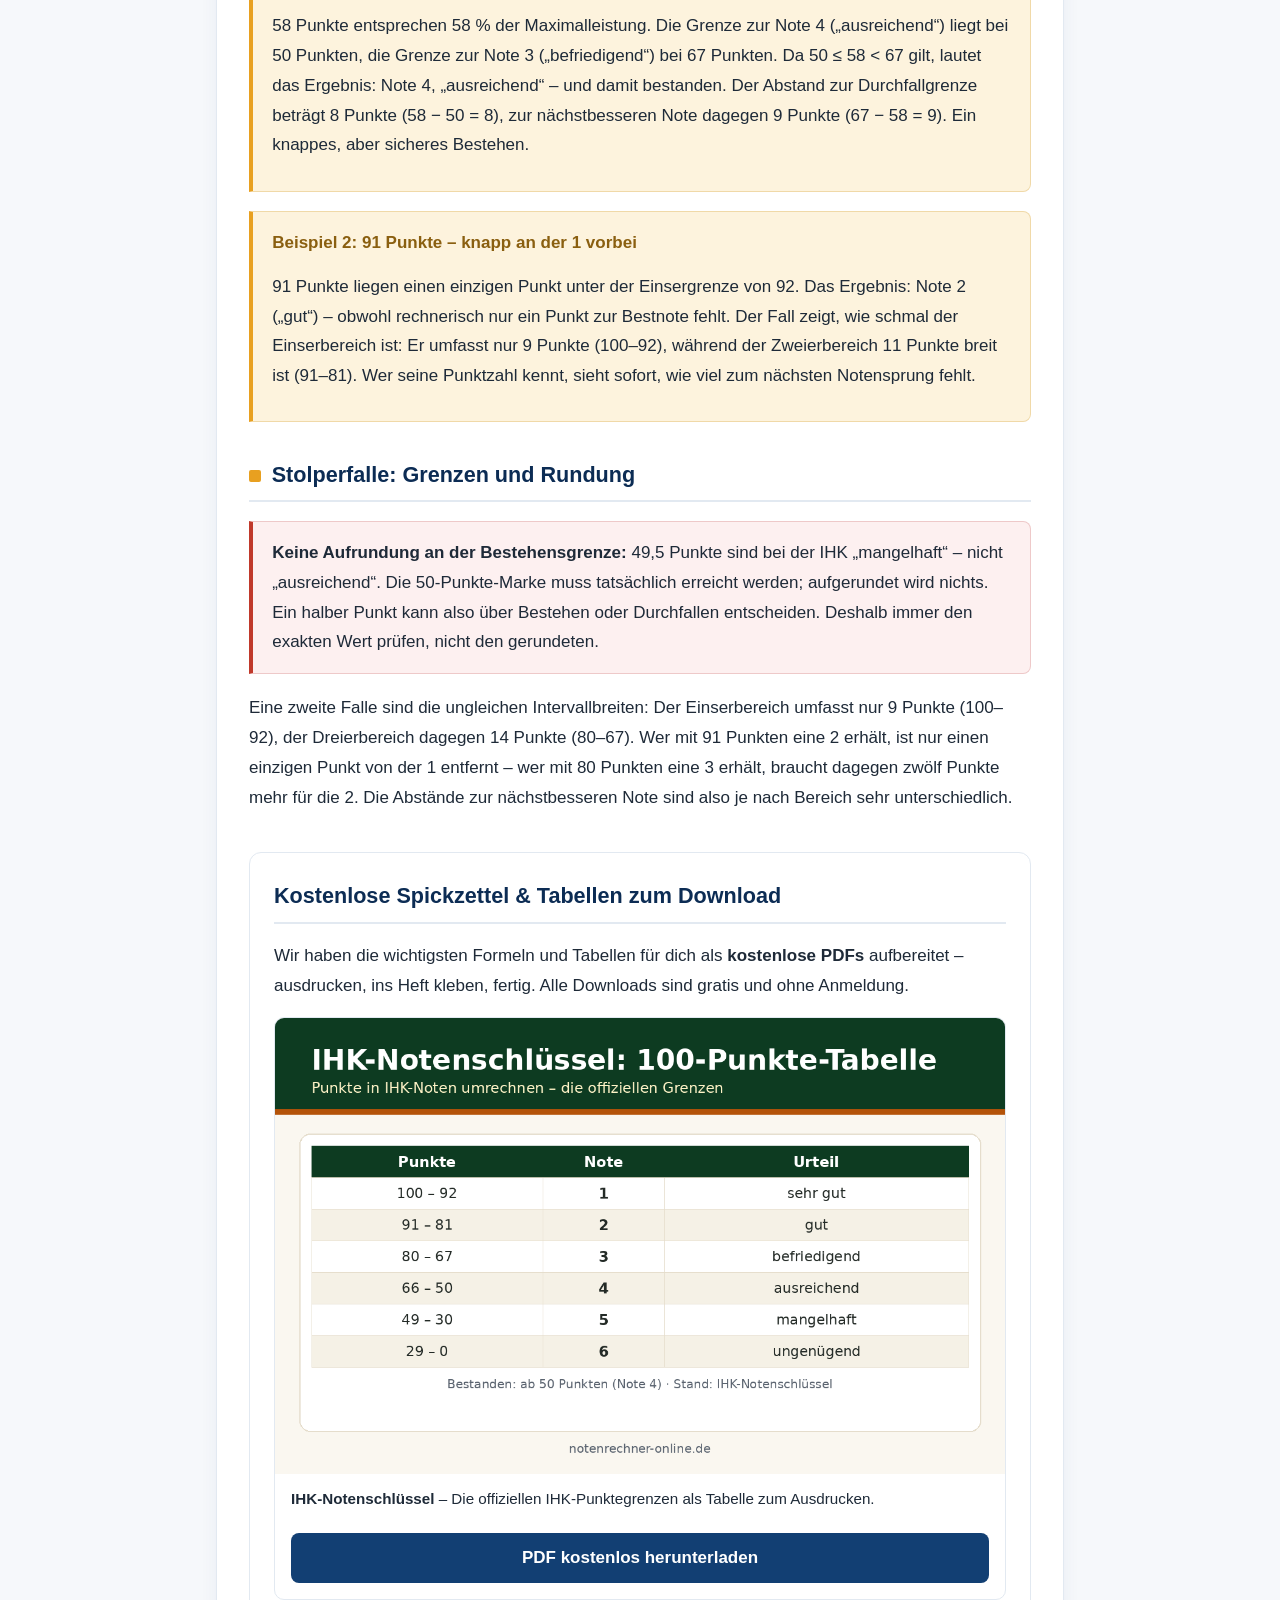
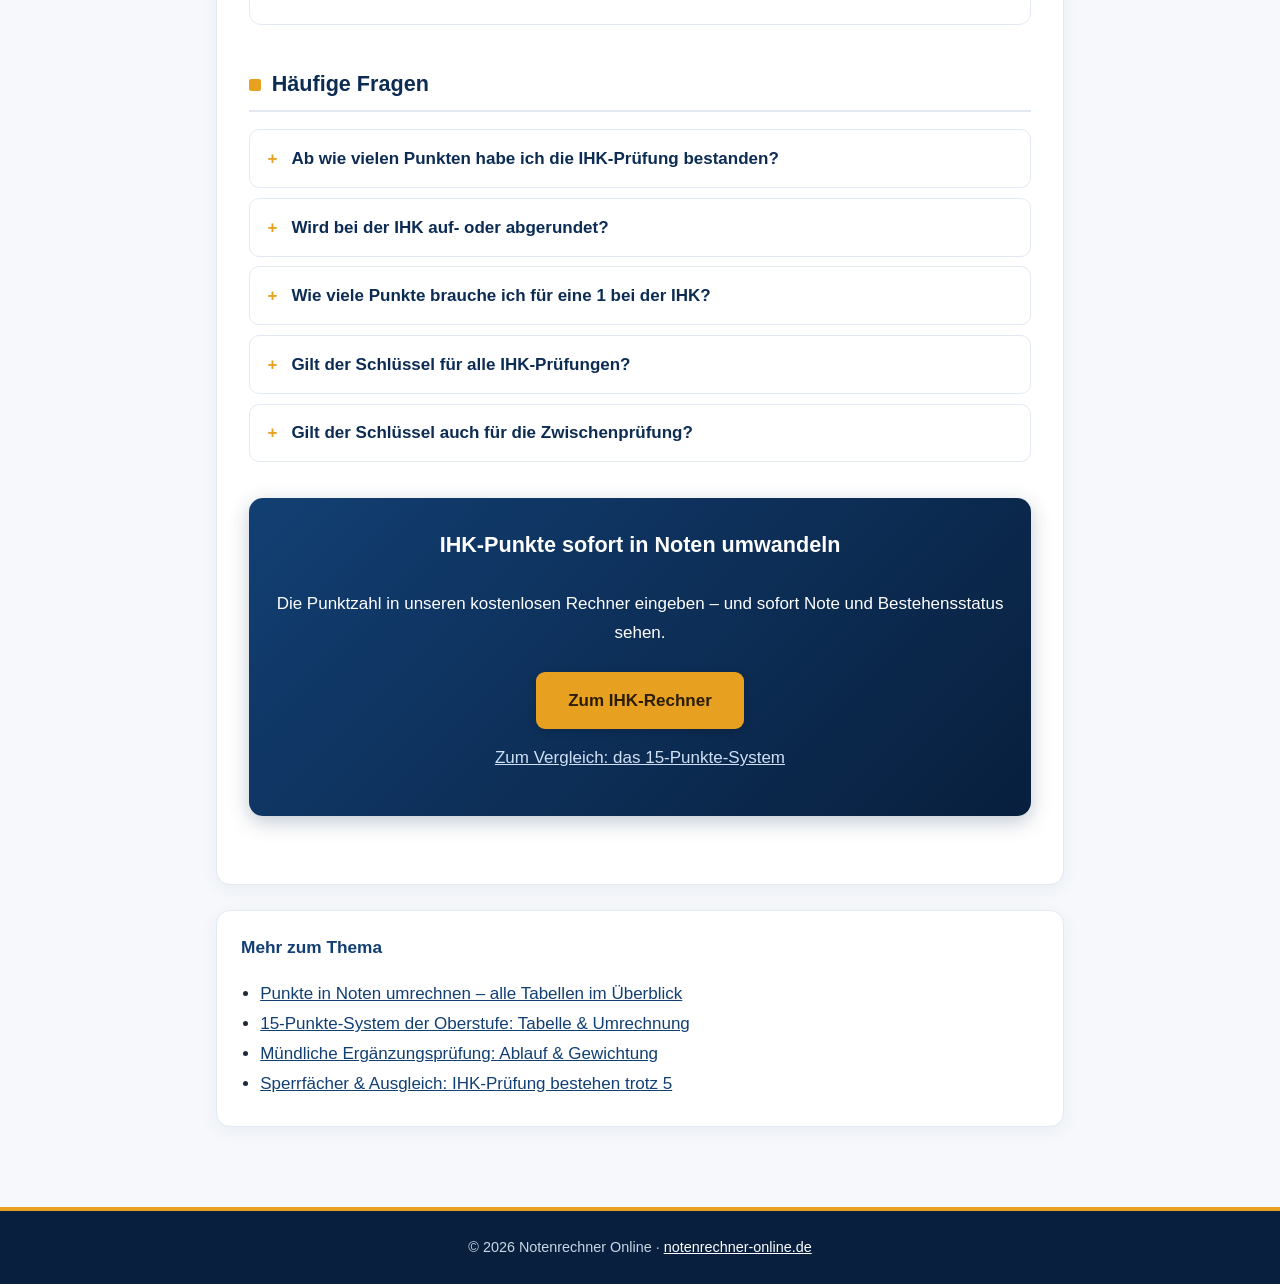
<file: ihk-100-punkte-tabelle.html>
<!DOCTYPE html>
<html lang="de">
<head>
<meta charset="UTF-8">
<meta name="viewport" content="width=device-width, initial-scale=1.0">
<title>IHK: 100 Punkte in Noten umrechnen – Tabelle &amp; Grenzen</title>
<meta name="description" content="Punkte in Noten umrechnen bei der IHK: Die komplette 100-Punkte-Tabelle mit allen Notengrenzen (92/81/67/50/30), Beispielen und Bestehensregeln.">
<link rel="canonical" href="https://notenrechner-online.onrender.com/ihk-100-punkte-tabelle.html">
<link rel="stylesheet" href="style.css">
</head>
<body>
<header class="site">
<div class="brand">Notenrechner Online</div>
<div class="tagline">Kostenlose Rechner rund um Noten, Punkte und Durchschnitt</div>
</header>
<nav class="top">
<ul>
<li><a href="index.html">Übersicht</a></li>
<li><a href="15-punkte-system-oberstufe.html">15-Punkte-System</a></li>
<li><a href="ihk-100-punkte-tabelle.html" class="active">IHK-Tabelle</a></li>
<li><a href="punkte-in-prozent-umrechnen.html">Prozent &amp; Fehlerquotient</a></li>
<li><a href="muendliche-ergaenzungspruefung-ihk.html">Ergänzungsprüfung</a></li>
<li><a href="sperrfaecher-ausgleich-ihk.html">Sperrfächer &amp; Ausgleich</a></li>
<li><a href="notenschluessel-erstellen.html">Schlüssel erstellen</a></li>
</ul>
</nav>
<main>
<article class="card">
<h1>IHK: 100 Punkte in Noten umrechnen (Tabelle)</h1>
<p>In IHK-Abschlussprüfungen werden Leistungen mit einem 100-Punkte-Schlüssel bewertet. Wir betreiben mit <a href="https://notenrechner-online.de/">unserem kostenlosen Notenrechner-Portal</a> Rechner für Noten und Punktesysteme – auf dieser Seite finden Sie die komplette IHK-Tabelle, die Prozentlogik dahinter und ein durchgerechnetes Beispiel, damit Sie <a href="https://notenrechner-online.de/ihk-notenschluessel/">IHK-Punkte in Noten umrechnen</a> können wie die Prüfer.</p>
<h2>Das Problem: Wo liegt meine Note?</h2>
<p>Nach der Prüfung steht eine Punktzahl auf dem Bogen – doch was bedeutet sie? Die IHK arbeitet mit festen Punktegrenzen, die seit Jahren unverändert gelten. Wer sie kennt, weiß sofort, ob er bestanden hat, welche Note ihn erwartet und wie viel Puffer zur nächsten Grenze bleibt. Wer sie nicht kennt, rätselt unnötig oder – schlimmer – verlässt sich auf Gerüchte über „Rundungen“, die es nicht gibt.</p>
<h2>Die IHK-Tabelle: 100 bis 0 Punkte</h2>
<table>
<tr><th>Punkte</th><th>Prozent</th><th>Note</th><th>Bezeichnung</th></tr>
<tr><td>100–92</td><td>100–92 %</td><td>1</td><td>sehr gut</td></tr>
<tr><td>91–81</td><td>91–81 %</td><td>2</td><td>gut</td></tr>
<tr><td>80–67</td><td>80–67 %</td><td>3</td><td>befriedigend</td></tr>
<tr><td>66–50</td><td>66–50 %</td><td>4</td><td>ausreichend</td></tr>
<tr><td>49–30</td><td>49–30 %</td><td>5</td><td>mangelhaft</td></tr>
<tr><td>29–0</td><td>29–0 %</td><td>6</td><td>ungenügend</td></tr>
</table>
<p>Die Logik ist prozentual: Die erreichte Punktzahl entspricht dem Anteil an der maximalen Leistung. Die Notengrenzen liegen bei 92, 81, 67, 50 und 30 Punkten. Entscheidend: Es zählt der tatsächlich erreichte Wert – es wird weder auf- noch abgerundet.</p>
<figure class="chart">
<img src="ihk-punkte-skala.svg" alt="IHK-Punkteskala: 100 bis 92 Punkte Note 1, 91 bis 81 Note 2, 80 bis 67 Note 3, 66 bis 50 Note 4, 49 bis 30 Note 5, 29 bis 0 Note 6" width="640" height="150" loading="lazy">
<figcaption>Der IHK-Notenschlüssel im Überblick: Die farbigen Bereiche zeigen die sechs Notenstufen von 100 bis 0 Punkten.</figcaption>
</figure>
<h2>Durchgerechnete Beispiele</h2>
<div class="example">
<strong class="t">Beispiel 1: 58 von 100 Punkten → welche Note?</strong>
<p>58 Punkte entsprechen 58 % der Maximalleistung. Die Grenze zur Note 4 („ausreichend“) liegt bei 50 Punkten, die Grenze zur Note 3 („befriedigend“) bei 67 Punkten. Da 50 ≤ 58 < 67 gilt, lautet das Ergebnis: Note 4, „ausreichend“ – und damit bestanden. Der Abstand zur Durchfallgrenze beträgt 8 Punkte (58 − 50 = 8), zur nächstbesseren Note dagegen 9 Punkte (67 − 58 = 9). Ein knappes, aber sicheres Bestehen.</p>
</div>
<div class="example">
<strong class="t">Beispiel 2: 91 Punkte – knapp an der 1 vorbei</strong>
<p>91 Punkte liegen einen einzigen Punkt unter der Einsergrenze von 92. Das Ergebnis: Note 2 („gut“) – obwohl rechnerisch nur ein Punkt zur Bestnote fehlt. Der Fall zeigt, wie schmal der Einserbereich ist: Er umfasst nur 9 Punkte (100–92), während der Zweierbereich 11 Punkte breit ist (91–81). Wer seine Punktzahl kennt, sieht sofort, wie viel zum nächsten Notensprung fehlt.</p>
</div>
<h2>Stolperfalle: Grenzen und Rundung</h2>
<div class="warn">
<strong>Keine Aufrundung an der Bestehensgrenze:</strong> 49,5 Punkte sind bei der IHK „mangelhaft“ – nicht „ausreichend“. Die 50-Punkte-Marke muss tatsächlich erreicht werden; aufgerundet wird nichts. Ein halber Punkt kann also über Bestehen oder Durchfallen entscheiden. Deshalb immer den exakten Wert prüfen, nicht den gerundeten.
</div>
<p>Eine zweite Falle sind die ungleichen Intervallbreiten: Der Einserbereich umfasst nur 9 Punkte (100–92), der Dreierbereich dagegen 14 Punkte (80–67). Wer mit 91 Punkten eine 2 erhält, ist nur einen einzigen Punkt von der 1 entfernt – wer mit 80 Punkten eine 3 erhält, braucht dagegen zwölf Punkte mehr für die 2. Die Abstände zur nächstbesseren Note sind also je nach Bereich sehr unterschiedlich.</p>
<section class="ressourcen" aria-label="Kostenlose Downloads">
<h2>Kostenlose Spickzettel &amp; Tabellen zum Download</h2>
<p>Wir haben die wichtigsten Formeln und Tabellen f&uuml;r dich als <strong>kostenlose PDFs</strong> aufbereitet &ndash; ausdrucken, ins Heft kleben, fertig. Alle Downloads sind gratis und ohne Anmeldung.</p>
<div class="resource-grid">
<figure class="resource">
<a href="assets/ihk-notenschluessel-tabelle.pdf" download><img src="assets/ihk-notenschluessel-100-punkte-tabelle.png" alt="IHK-Notenschlüssel als Tabelle: 100 bis 92 Punkte ergeben Note 1, 29 bis 0 Punkte Note 6, mit allen Notenstufen und Urteilen" loading="lazy" width="1200" height="750"></a>
<figcaption><strong>IHK-Notenschlüssel</strong> &ndash; Die offiziellen IHK-Punktegrenzen als Tabelle zum Ausdrucken.</figcaption>
<a class="download-btn" href="assets/ihk-notenschluessel-tabelle.pdf" download>PDF kostenlos herunterladen</a>
</figure>
</div>
</section>
<h2>Häufige Fragen</h2>
<div class="faq">
<details>
<summary>Ab wie vielen Punkten habe ich die IHK-Prüfung bestanden?</summary>
<div><p>Mit 50 Punkten („ausreichend“) haben Sie bestanden. Unter 50 Punkten – also ab 49 Punkten abwärts – lautet das Ergebnis „mangelhaft“ beziehungsweise „ungenügend“. Die 50-Punkte-Grenze muss exakt erreicht werden.</p></div>
</details>
<details>
<summary>Wird bei der IHK auf- oder abgerundet?</summary>
<div><p>Weder noch. Es zählen die tatsächlich erreichten Punkte. 49,5 Punkte bleiben „mangelhaft“, 91,5 Punkte bleiben „gut“. Eine Rundung auf ganze Noten oder auf die Bestehensgrenze findet im IHK-Schlüssel nicht statt.</p></div>
</details>
<details>
<summary>Wie viele Punkte brauche ich für eine 1 bei der IHK?</summary>
<div><p>Für die Note 1 („sehr gut“) brauchen Sie mindestens 92 Punkte. Der Einserbereich ist mit 9 Punkten der schmalste aller Bereiche – schon 91 Punkte ergeben „nur“ eine 2.</p></div>
</details>
<details>
<summary>Gilt der Schlüssel für alle IHK-Prüfungen?</summary>
<div><p>Der 100-Punkte-Schlüssel mit den Grenzen 92/81/67/50/30 ist der bundesweit einheitliche Standard für IHK-Abschluss- und Zwischenprüfungen. Details zu Sonderregelungen einzelner Prüfungen finden Sie in Ihrer Prüfungsordnung – die Punkteskala selbst ist jedoch überall gleich.</p></div>
</details>
<details>
<summary>Gilt der Schlüssel auch für die Zwischenprüfung?</summary>
<div><p>Ja. Der 100-Punkte-Schlüssel mit den Grenzen 92/81/67/50/30 gilt für Abschluss- und Zwischenprüfungen gleichermaßen. Auch dort brauchen Sie 50 Punkte zum Bestehen – was bei nicht bestandenen Bereichen möglich ist, erklärt unsere Seite zur <a href="muendliche-ergaenzungspruefung-ihk.html">mündlichen Ergänzungsprüfung</a>.</p></div>
</details>
</div>
<div class="cta">
<h2>IHK-Punkte sofort in Noten umwandeln</h2>
<p>Die Punktzahl in unseren kostenlosen Rechner eingeben – und sofort Note und Bestehensstatus sehen.</p>
<p><a class="btn" href="https://notenrechner-online.de/">Zum IHK-Rechner</a></p>
<p><a class="alt" href="https://notenrechner-online.de/15-punkte-system-oberstufe/">Zum Vergleich: das 15-Punkte-System</a></p>
</div>
</article>
<aside class="more">
<h3>Mehr zum Thema</h3>
<ul>
<li><a href="index.html">Punkte in Noten umrechnen – alle Tabellen im Überblick</a></li>
<li><a href="15-punkte-system-oberstufe.html">15-Punkte-System der Oberstufe: Tabelle &amp; Umrechnung</a></li>
<li><a href="muendliche-ergaenzungspruefung-ihk.html">Mündliche Ergänzungsprüfung: Ablauf &amp; Gewichtung</a></li>
<li><a href="sperrfaecher-ausgleich-ihk.html">Sperrfächer &amp; Ausgleich: IHK-Prüfung bestehen trotz 5</a></li>
</ul>
</aside>
</main>
<footer class="site">
© 2026 Notenrechner Online · <a href="https://notenrechner-online.de/">notenrechner-online.de</a>
</footer>
</body>
</html>
</file>
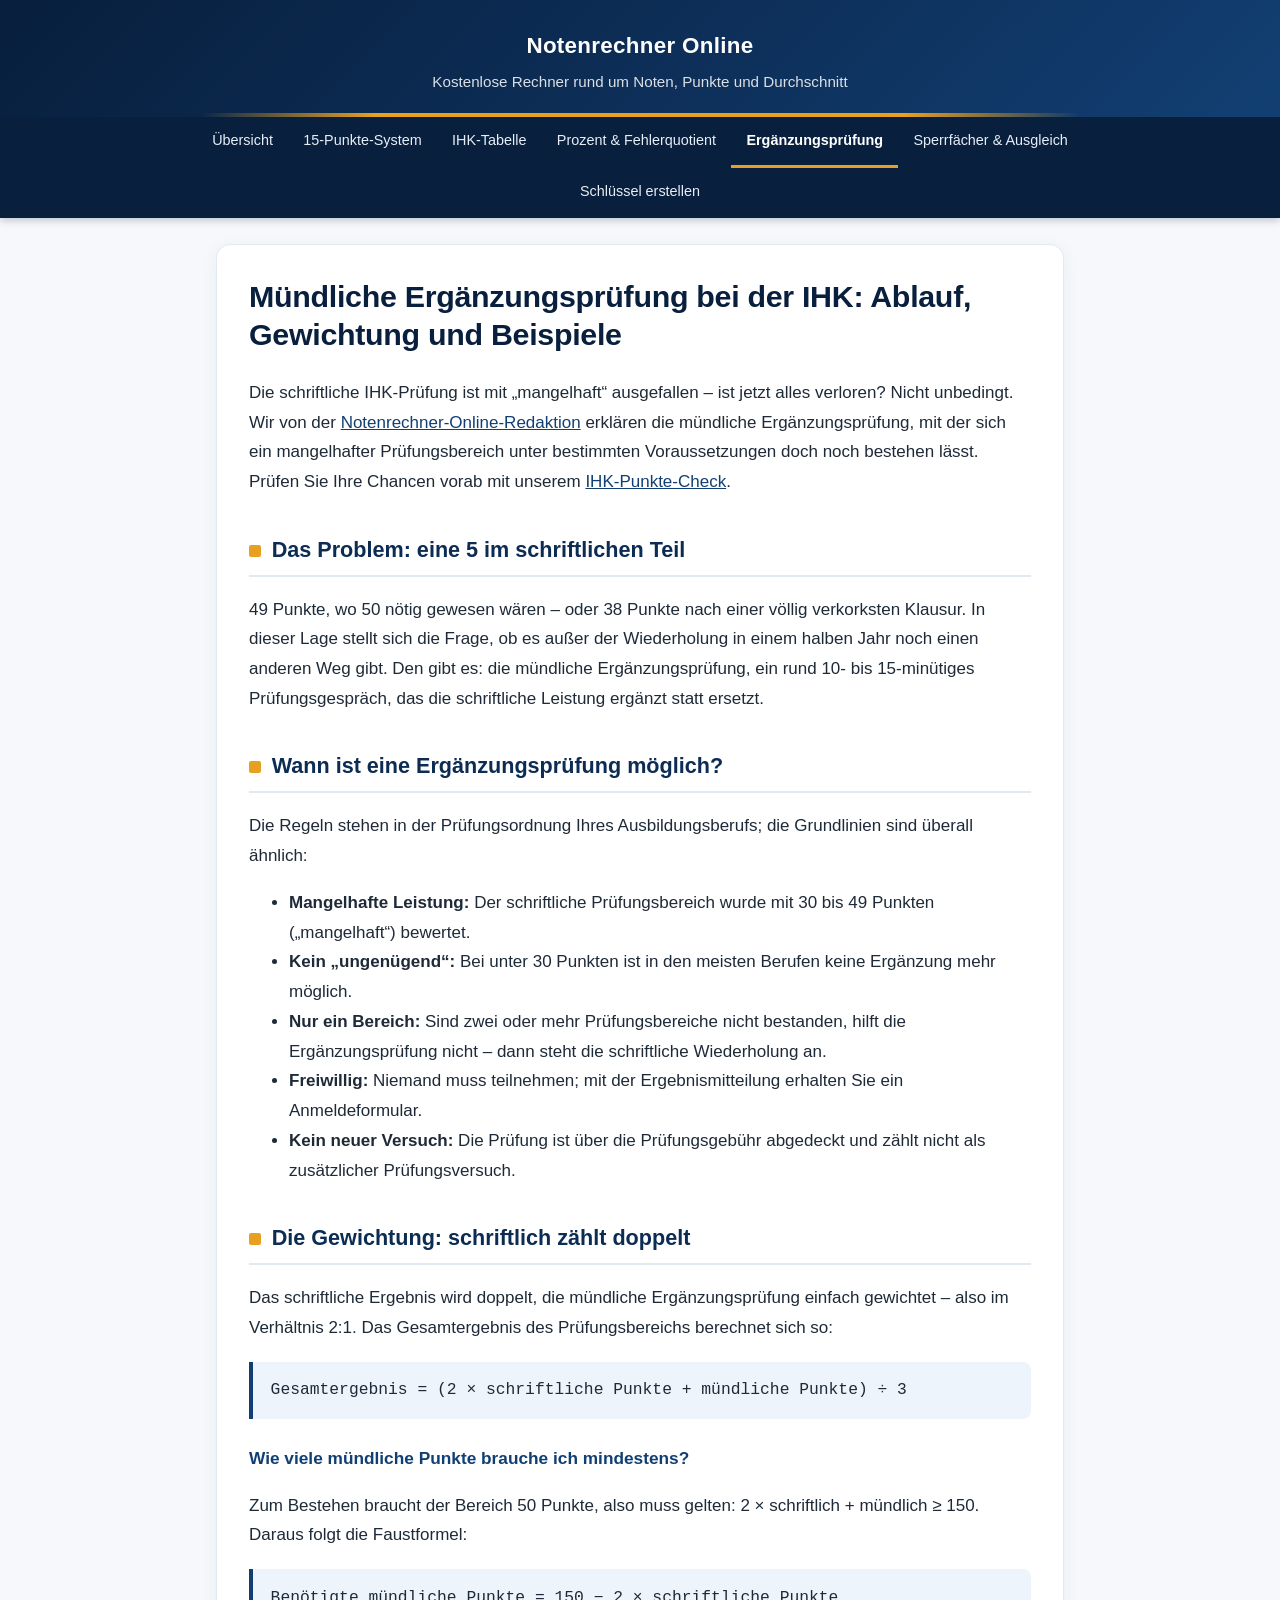
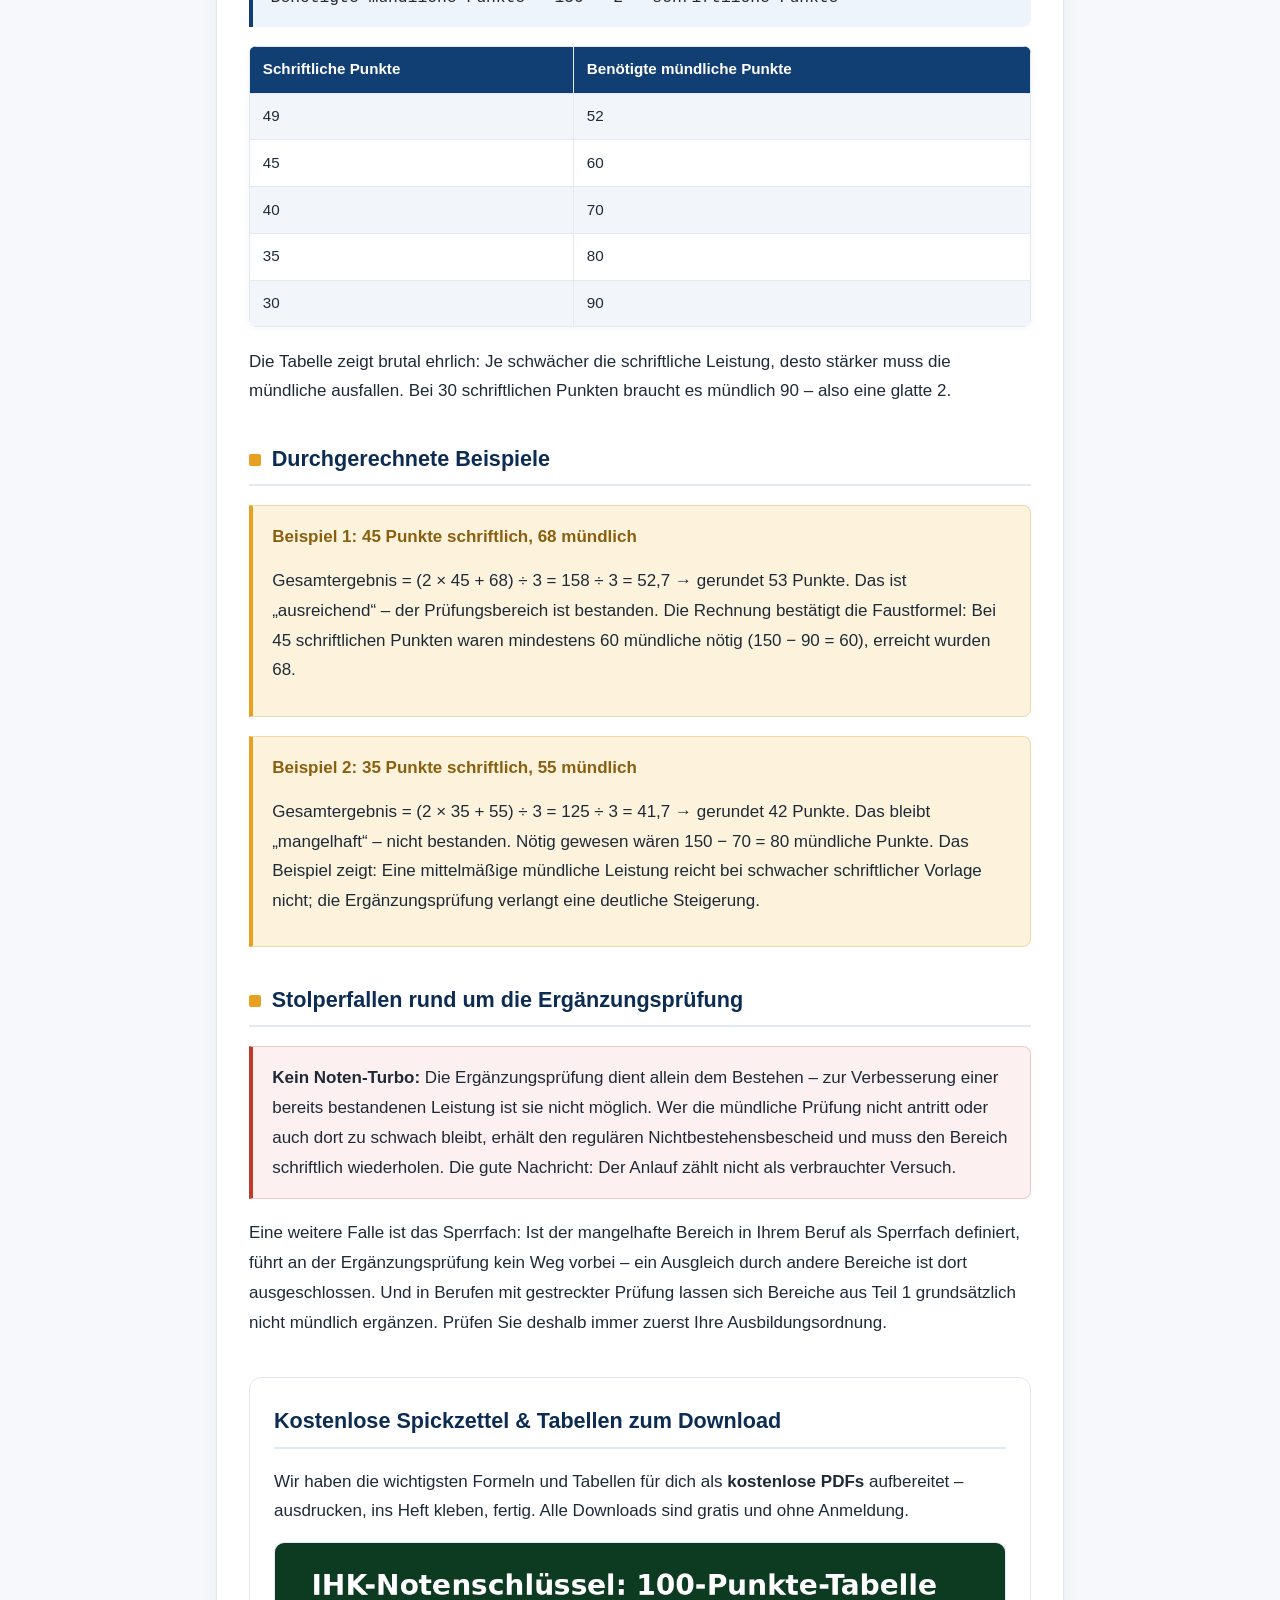
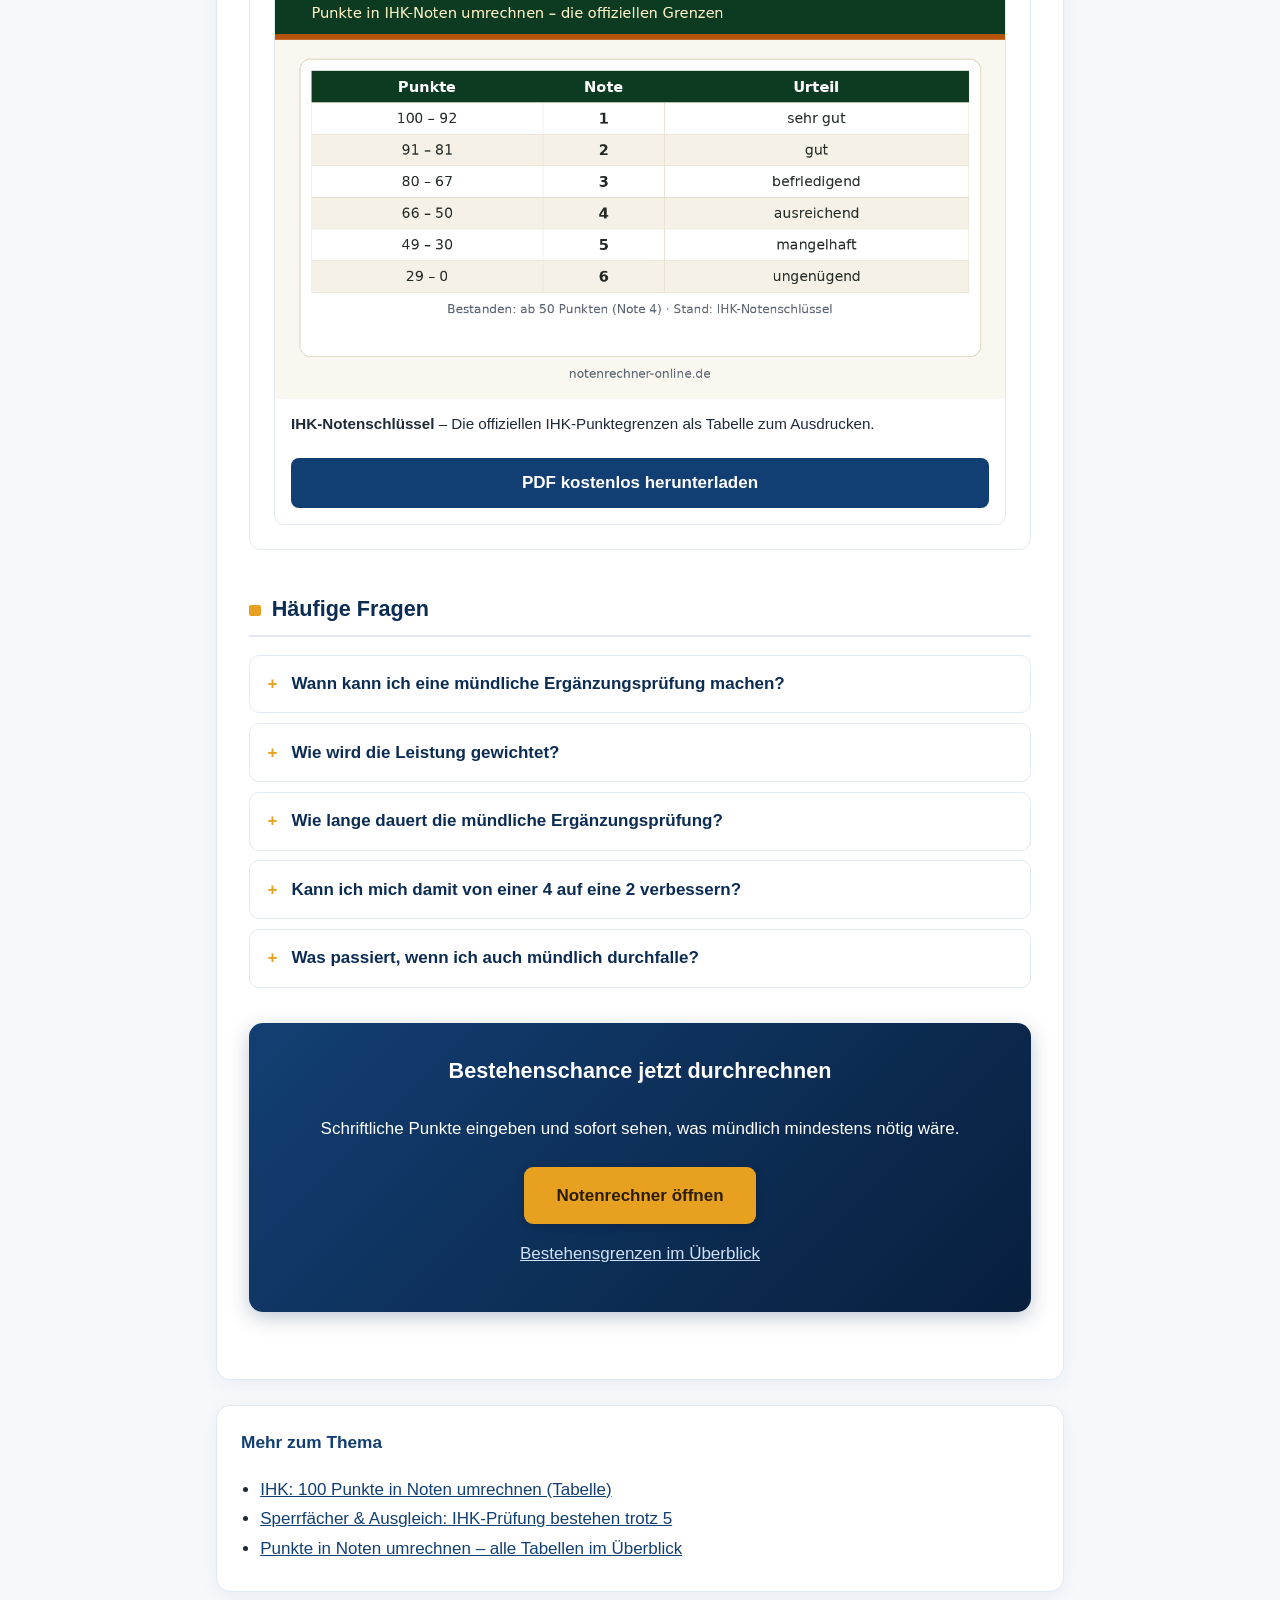
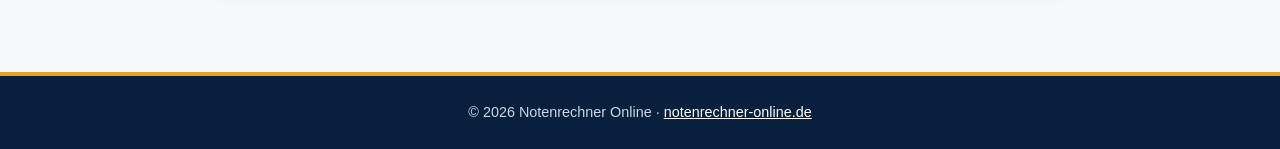
<file: muendliche-ergaenzungspruefung-ihk.html>
<!DOCTYPE html>
<html lang="de">
<head>
<meta charset="UTF-8">
<meta name="viewport" content="width=device-width, initial-scale=1.0">
<title>IHK mündliche Ergänzungsprüfung: Ablauf, Gewichtung &amp; Beispiele</title>
<meta name="description" content="Mündliche Ergänzungsprüfung bei der IHK: Wann sie möglich ist, wie schriftlich und mündlich im Verhältnis 2:1 gewichtet werden und durchgerechnete Beispiele.">
<link rel="canonical" href="https://notenrechner-online.onrender.com/muendliche-ergaenzungspruefung-ihk.html">
<link rel="stylesheet" href="style.css">
</head>
<body>
<header class="site">
<div class="brand">Notenrechner Online</div>
<div class="tagline">Kostenlose Rechner rund um Noten, Punkte und Durchschnitt</div>
</header>
<nav class="top">
<ul>
<li><a href="index.html">Übersicht</a></li>
<li><a href="15-punkte-system-oberstufe.html">15-Punkte-System</a></li>
<li><a href="ihk-100-punkte-tabelle.html">IHK-Tabelle</a></li>
<li><a href="punkte-in-prozent-umrechnen.html">Prozent &amp; Fehlerquotient</a></li>
<li><a href="muendliche-ergaenzungspruefung-ihk.html" class="active">Ergänzungsprüfung</a></li>
<li><a href="sperrfaecher-ausgleich-ihk.html">Sperrfächer &amp; Ausgleich</a></li>
<li><a href="notenschluessel-erstellen.html">Schlüssel erstellen</a></li>
</ul>
</nav>
<main>
<article class="card">
<h1>Mündliche Ergänzungsprüfung bei der IHK: Ablauf, Gewichtung und Beispiele</h1>
<p>Die schriftliche IHK-Prüfung ist mit „mangelhaft“ ausgefallen – ist jetzt alles verloren? Nicht unbedingt. Wir von der <a href="https://notenrechner-online.de/">Notenrechner-Online-Redaktion</a> erklären die mündliche Ergänzungsprüfung, mit der sich ein mangelhafter Prüfungsbereich unter bestimmten Voraussetzungen doch noch bestehen lässt. Prüfen Sie Ihre Chancen vorab mit unserem <a href="https://notenrechner-online.de/ihk-notenschluessel/">IHK-Punkte-Check</a>.</p>
<h2>Das Problem: eine 5 im schriftlichen Teil</h2>
<p>49 Punkte, wo 50 nötig gewesen wären – oder 38 Punkte nach einer völlig verkorksten Klausur. In dieser Lage stellt sich die Frage, ob es außer der Wiederholung in einem halben Jahr noch einen anderen Weg gibt. Den gibt es: die mündliche Ergänzungsprüfung, ein rund 10- bis 15-minütiges Prüfungsgespräch, das die schriftliche Leistung ergänzt statt ersetzt.</p>
<h2>Wann ist eine Ergänzungsprüfung möglich?</h2>
<p>Die Regeln stehen in der Prüfungsordnung Ihres Ausbildungsberufs; die Grundlinien sind überall ähnlich:</p>
<ul>
<li><strong>Mangelhafte Leistung:</strong> Der schriftliche Prüfungsbereich wurde mit 30 bis 49 Punkten („mangelhaft“) bewertet.</li>
<li><strong>Kein „ungenügend“:</strong> Bei unter 30 Punkten ist in den meisten Berufen keine Ergänzung mehr möglich.</li>
<li><strong>Nur ein Bereich:</strong> Sind zwei oder mehr Prüfungsbereiche nicht bestanden, hilft die Ergänzungsprüfung nicht – dann steht die schriftliche Wiederholung an.</li>
<li><strong>Freiwillig:</strong> Niemand muss teilnehmen; mit der Ergebnismitteilung erhalten Sie ein Anmeldeformular.</li>
<li><strong>Kein neuer Versuch:</strong> Die Prüfung ist über die Prüfungsgebühr abgedeckt und zählt nicht als zusätzlicher Prüfungsversuch.</li>
</ul>
<h2>Die Gewichtung: schriftlich zählt doppelt</h2>
<p>Das schriftliche Ergebnis wird doppelt, die mündliche Ergänzungsprüfung einfach gewichtet – also im Verhältnis 2:1. Das Gesamtergebnis des Prüfungsbereichs berechnet sich so:</p>
<div class="formula">Gesamtergebnis = (2 × schriftliche Punkte + mündliche Punkte) ÷ 3</div>
<h3>Wie viele mündliche Punkte brauche ich mindestens?</h3>
<p>Zum Bestehen braucht der Bereich 50 Punkte, also muss gelten: 2 × schriftlich + mündlich ≥ 150. Daraus folgt die Faustformel:</p>
<div class="formula">Benötigte mündliche Punkte = 150 − 2 × schriftliche Punkte</div>
<table>
<tr><th>Schriftliche Punkte</th><th>Benötigte mündliche Punkte</th></tr>
<tr><td>49</td><td>52</td></tr>
<tr><td>45</td><td>60</td></tr>
<tr><td>40</td><td>70</td></tr>
<tr><td>35</td><td>80</td></tr>
<tr><td>30</td><td>90</td></tr>
</table>
<p>Die Tabelle zeigt brutal ehrlich: Je schwächer die schriftliche Leistung, desto stärker muss die mündliche ausfallen. Bei 30 schriftlichen Punkten braucht es mündlich 90 – also eine glatte 2.</p>
<h2>Durchgerechnete Beispiele</h2>
<div class="example">
<strong class="t">Beispiel 1: 45 Punkte schriftlich, 68 mündlich</strong>
<p>Gesamtergebnis = (2 × 45 + 68) ÷ 3 = 158 ÷ 3 = 52,7 → gerundet 53 Punkte. Das ist „ausreichend“ – der Prüfungsbereich ist bestanden. Die Rechnung bestätigt die Faustformel: Bei 45 schriftlichen Punkten waren mindestens 60 mündliche nötig (150 − 90 = 60), erreicht wurden 68.</p>
</div>
<div class="example">
<strong class="t">Beispiel 2: 35 Punkte schriftlich, 55 mündlich</strong>
<p>Gesamtergebnis = (2 × 35 + 55) ÷ 3 = 125 ÷ 3 = 41,7 → gerundet 42 Punkte. Das bleibt „mangelhaft“ – nicht bestanden. Nötig gewesen wären 150 − 70 = 80 mündliche Punkte. Das Beispiel zeigt: Eine mittelmäßige mündliche Leistung reicht bei schwacher schriftlicher Vorlage nicht; die Ergänzungsprüfung verlangt eine deutliche Steigerung.</p>
</div>
<h2>Stolperfallen rund um die Ergänzungsprüfung</h2>
<div class="warn">
<strong>Kein Noten-Turbo:</strong> Die Ergänzungsprüfung dient allein dem Bestehen – zur Verbesserung einer bereits bestandenen Leistung ist sie nicht möglich. Wer die mündliche Prüfung nicht antritt oder auch dort zu schwach bleibt, erhält den regulären Nichtbestehensbescheid und muss den Bereich schriftlich wiederholen. Die gute Nachricht: Der Anlauf zählt nicht als verbrauchter Versuch.
</div>
<p>Eine weitere Falle ist das Sperrfach: Ist der mangelhafte Bereich in Ihrem Beruf als Sperrfach definiert, führt an der Ergänzungsprüfung kein Weg vorbei – ein Ausgleich durch andere Bereiche ist dort ausgeschlossen. Und in Berufen mit gestreckter Prüfung lassen sich Bereiche aus Teil 1 grundsätzlich nicht mündlich ergänzen. Prüfen Sie deshalb immer zuerst Ihre Ausbildungsordnung.</p>
<section class="ressourcen" aria-label="Kostenlose Downloads">
<h2>Kostenlose Spickzettel &amp; Tabellen zum Download</h2>
<p>Wir haben die wichtigsten Formeln und Tabellen f&uuml;r dich als <strong>kostenlose PDFs</strong> aufbereitet &ndash; ausdrucken, ins Heft kleben, fertig. Alle Downloads sind gratis und ohne Anmeldung.</p>
<div class="resource-grid">
<figure class="resource">
<a href="assets/ihk-notenschluessel-tabelle.pdf" download><img src="assets/ihk-notenschluessel-100-punkte-tabelle.png" alt="IHK-Notenschlüssel als Tabelle: 100 bis 92 Punkte ergeben Note 1, 29 bis 0 Punkte Note 6, mit allen Notenstufen und Urteilen" loading="lazy" width="1200" height="750"></a>
<figcaption><strong>IHK-Notenschlüssel</strong> &ndash; Die offiziellen IHK-Punktegrenzen als Tabelle zum Ausdrucken.</figcaption>
<a class="download-btn" href="assets/ihk-notenschluessel-tabelle.pdf" download>PDF kostenlos herunterladen</a>
</figure>
</div>
</section>
<h2>Häufige Fragen</h2>
<div class="faq">
<details>
<summary>Wann kann ich eine mündliche Ergänzungsprüfung machen?</summary>
<div><p>Wenn ein schriftlicher Prüfungsbereich mit „mangelhaft“ (30 bis 49 Punkte) bewertet wurde und die Ergänzungsprüfung zum Bestehen erforderlich ist. Bei „ungenügend“ oder mehreren nicht bestandenen Bereichen ist sie in der Regel ausgeschlossen.</p></div>
</details>
<details>
<summary>Wie wird die Leistung gewichtet?</summary>
<div><p>Das schriftliche Ergebnis zählt doppelt, die mündliche Ergänzungsprüfung einfach: Gesamtergebnis = (2 × schriftlich + mündlich) ÷ 3. Zum Bestehen braucht der Bereich 50 Punkte.</p></div>
</details>
<details>
<summary>Wie lange dauert die mündliche Ergänzungsprüfung?</summary>
<div><p>Üblicherweise 10 bis 15 Minuten vor einem Ausschuss aus drei Prüferinnen und Prüfern. Die Fragen können sich auf alle Themen des Prüfungsfachs beziehen; eine Aufgabenstellung zur Bearbeitung gibt es in der Regel nicht.</p></div>
</details>
<details>
<summary>Kann ich mich damit von einer 4 auf eine 2 verbessern?</summary>
<div><p>Nein. In bereits bestandenen Fächern ist eine mündliche Ergänzungsprüfung nicht möglich – sie dient ausschließlich dazu, einen mangelhaften Bereich doch noch zu bestehen, nicht der Notenverbesserung.</p></div>
</details>
<details>
<summary>Was passiert, wenn ich auch mündlich durchfalle?</summary>
<div><p>Dann bleibt der Prüfungsbereich „mangelhaft“ und Sie erhalten einen Nichtbestehensbescheid. Sie können den Bereich zum nächsten Termin schriftlich wiederholen – die versuchte Ergänzungsprüfung zählt dabei nicht als verbrauchter Versuch.</p></div>
</details>
</div>
<div class="cta">
<h2>Bestehenschance jetzt durchrechnen</h2>
<p>Schriftliche Punkte eingeben und sofort sehen, was mündlich mindestens nötig wäre.</p>
<p><a class="btn" href="https://notenrechner-online.de/">Notenrechner öffnen</a></p>
<p><a class="alt" href="https://notenrechner-online.de/ihk-notenschluessel/">Bestehensgrenzen im Überblick</a></p>
</div>
</article>
<aside class="more">
<h3>Mehr zum Thema</h3>
<ul>
<li><a href="ihk-100-punkte-tabelle.html">IHK: 100 Punkte in Noten umrechnen (Tabelle)</a></li>
<li><a href="sperrfaecher-ausgleich-ihk.html">Sperrfächer &amp; Ausgleich: IHK-Prüfung bestehen trotz 5</a></li>
<li><a href="index.html">Punkte in Noten umrechnen – alle Tabellen im Überblick</a></li>
</ul>
</aside>
</main>
<footer class="site">
© 2026 Notenrechner Online · <a href="https://notenrechner-online.de/">notenrechner-online.de</a>
</footer>
</body>
</html>
</file>
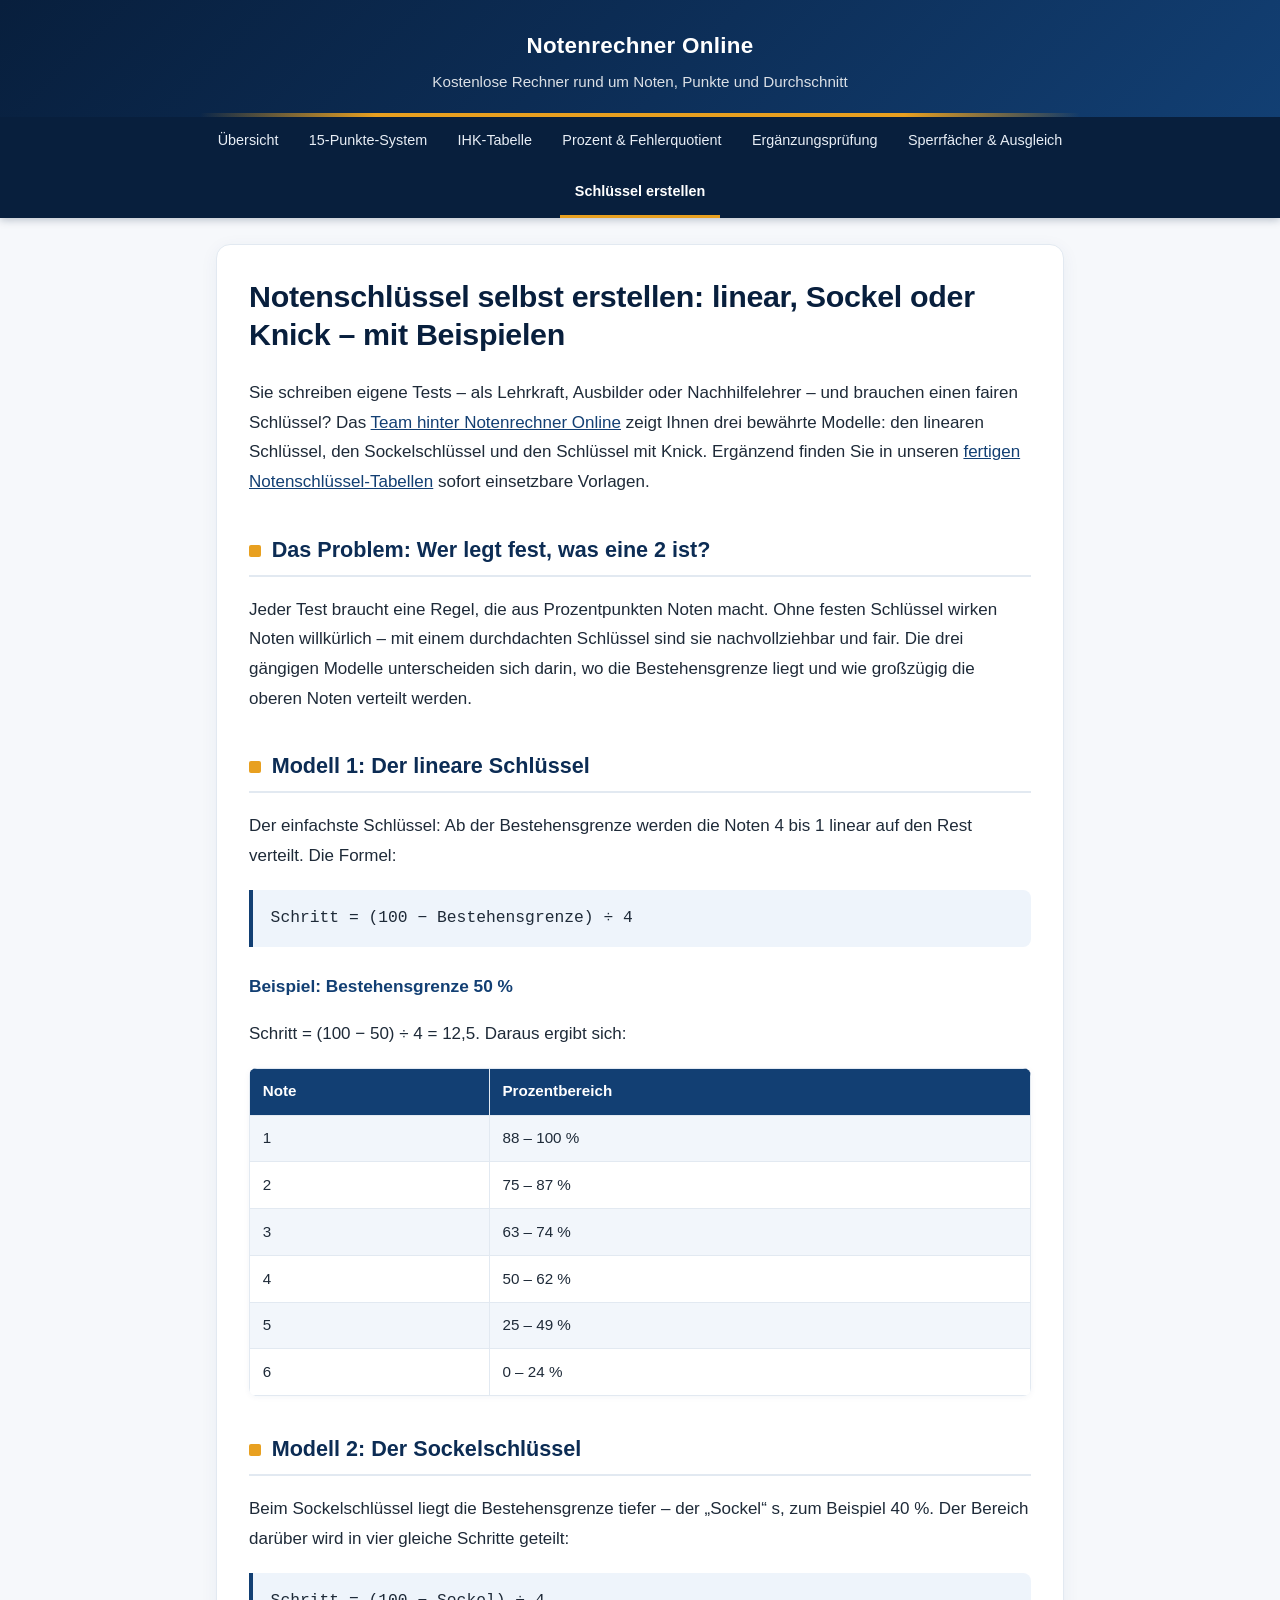
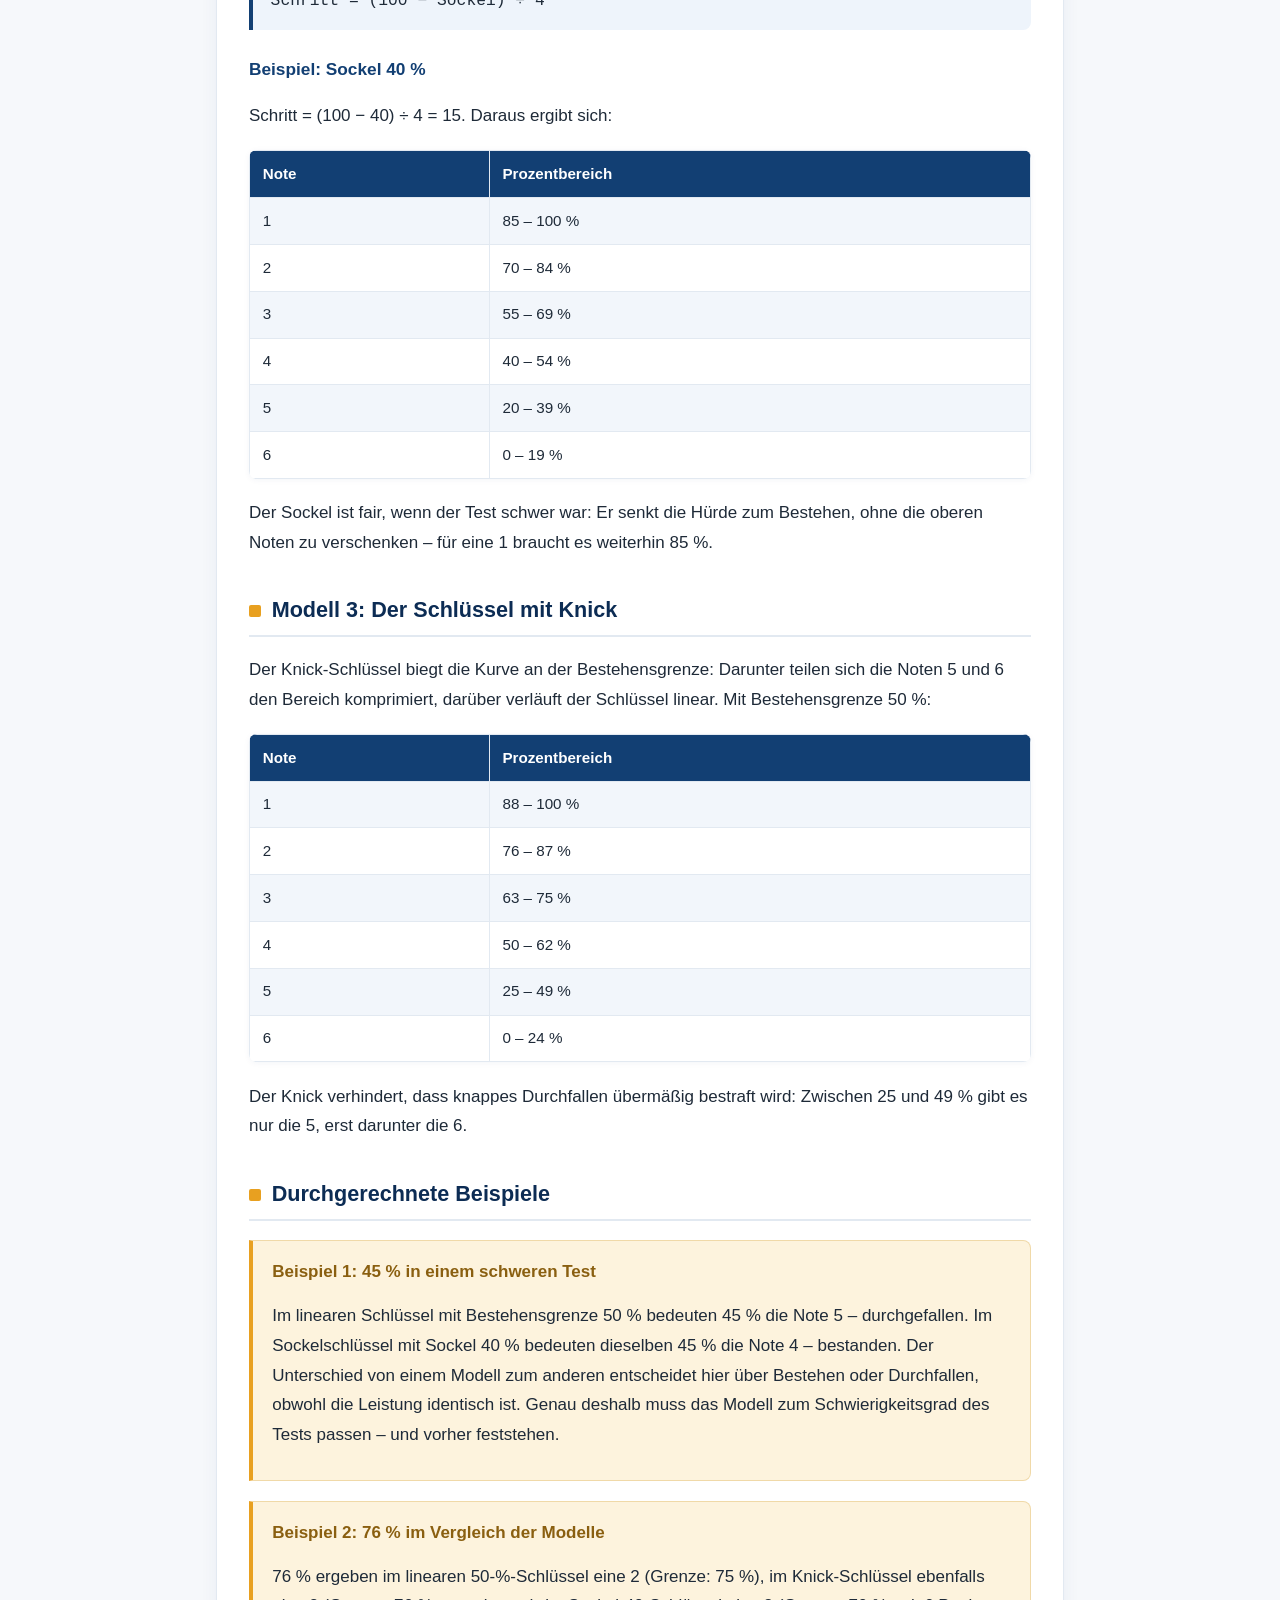
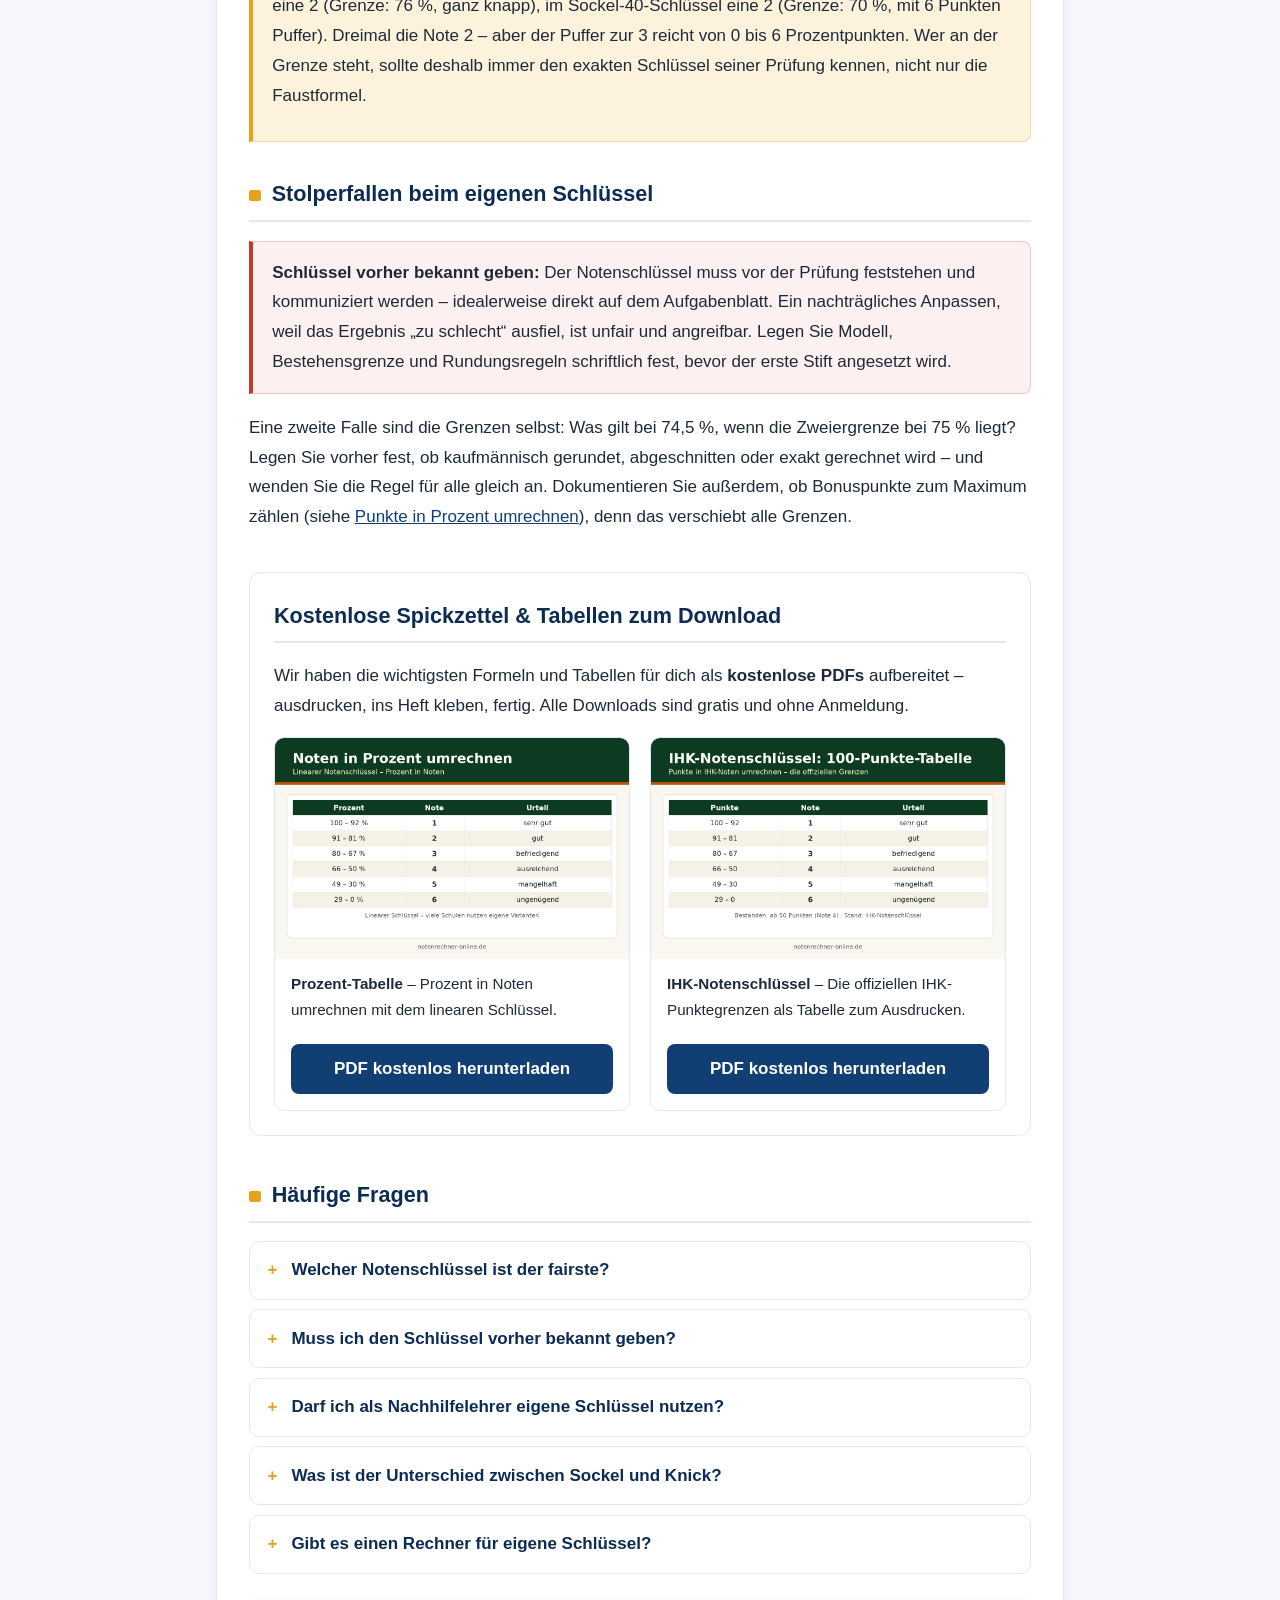
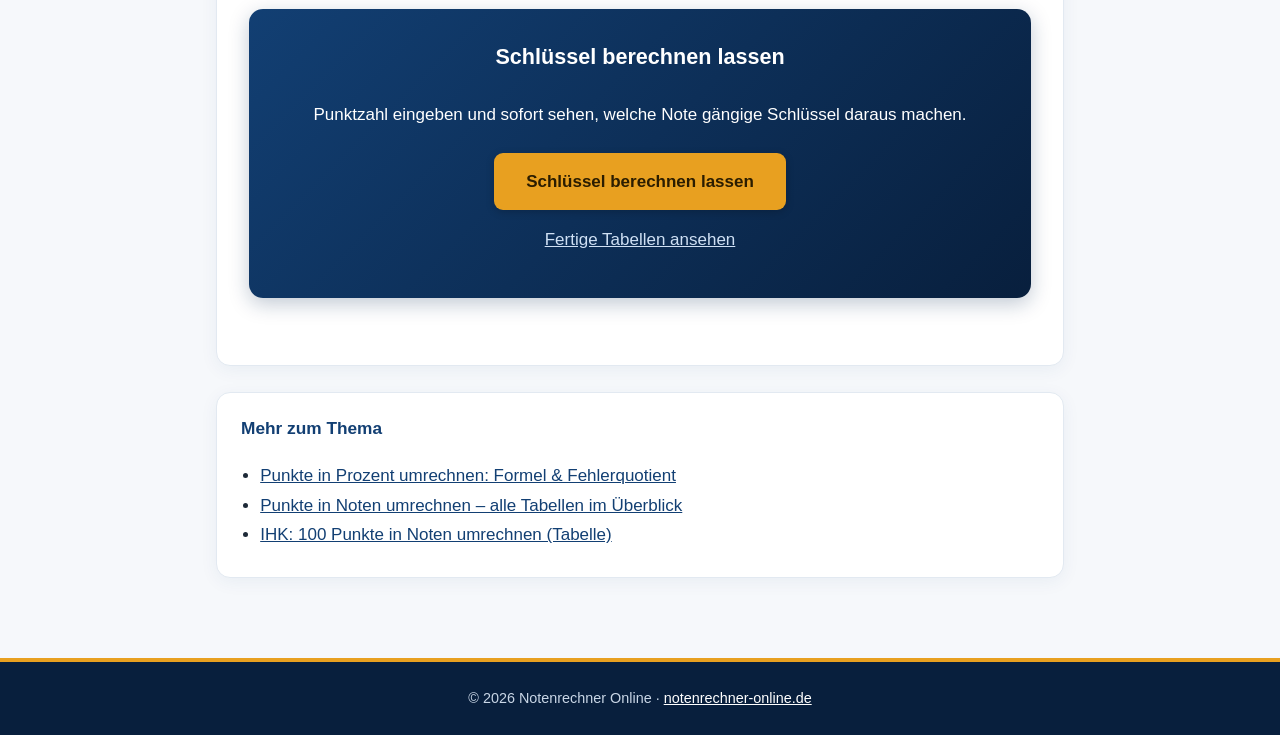
<file: notenschluessel-erstellen.html>
<!DOCTYPE html>
<html lang="de">
<head>
<meta charset="UTF-8">
<meta name="viewport" content="width=device-width, initial-scale=1.0">
<title>Notenschlüssel erstellen: linear, mit Sockel oder Knick – Anleitung</title>
<meta name="description" content="Notenschlüssel selbst erstellen: linearer Schlüssel, Sockelschlüssel und Schlüssel mit Knick – mit Formeln, Tabellen und durchgerechneten Beispielen.">
<link rel="canonical" href="https://notenrechner-online.onrender.com/notenschluessel-erstellen.html">
<link rel="stylesheet" href="style.css">
</head>
<body>
<header class="site">
<div class="brand">Notenrechner Online</div>
<div class="tagline">Kostenlose Rechner rund um Noten, Punkte und Durchschnitt</div>
</header>
<nav class="top">
<ul>
<li><a href="index.html">Übersicht</a></li>
<li><a href="15-punkte-system-oberstufe.html">15-Punkte-System</a></li>
<li><a href="ihk-100-punkte-tabelle.html">IHK-Tabelle</a></li>
<li><a href="punkte-in-prozent-umrechnen.html">Prozent &amp; Fehlerquotient</a></li>
<li><a href="muendliche-ergaenzungspruefung-ihk.html">Ergänzungsprüfung</a></li>
<li><a href="sperrfaecher-ausgleich-ihk.html">Sperrfächer &amp; Ausgleich</a></li>
<li><a href="notenschluessel-erstellen.html" class="active">Schlüssel erstellen</a></li>
</ul>
</nav>
<main>
<article class="card">
<h1>Notenschlüssel selbst erstellen: linear, Sockel oder Knick – mit Beispielen</h1>
<p>Sie schreiben eigene Tests – als Lehrkraft, Ausbilder oder Nachhilfelehrer – und brauchen einen fairen Schlüssel? Das <a href="https://notenrechner-online.de/">Team hinter Notenrechner Online</a> zeigt Ihnen drei bewährte Modelle: den linearen Schlüssel, den Sockelschlüssel und den Schlüssel mit Knick. Ergänzend finden Sie in unseren <a href="https://notenrechner-online.de/15-punkte-system-oberstufe/">fertigen Notenschlüssel-Tabellen</a> sofort einsetzbare Vorlagen.</p>
<h2>Das Problem: Wer legt fest, was eine 2 ist?</h2>
<p>Jeder Test braucht eine Regel, die aus Prozentpunkten Noten macht. Ohne festen Schlüssel wirken Noten willkürlich – mit einem durchdachten Schlüssel sind sie nachvollziehbar und fair. Die drei gängigen Modelle unterscheiden sich darin, wo die Bestehensgrenze liegt und wie großzügig die oberen Noten verteilt werden.</p>
<h2>Modell 1: Der lineare Schlüssel</h2>
<p>Der einfachste Schlüssel: Ab der Bestehensgrenze werden die Noten 4 bis 1 linear auf den Rest verteilt. Die Formel:</p>
<div class="formula">Schritt = (100 − Bestehensgrenze) ÷ 4</div>
<h3>Beispiel: Bestehensgrenze 50 %</h3>
<p>Schritt = (100 − 50) ÷ 4 = 12,5. Daraus ergibt sich:</p>
<table>
<tr><th>Note</th><th>Prozentbereich</th></tr>
<tr><td>1</td><td>88 – 100 %</td></tr>
<tr><td>2</td><td>75 – 87 %</td></tr>
<tr><td>3</td><td>63 – 74 %</td></tr>
<tr><td>4</td><td>50 – 62 %</td></tr>
<tr><td>5</td><td>25 – 49 %</td></tr>
<tr><td>6</td><td>0 – 24 %</td></tr>
</table>
<h2>Modell 2: Der Sockelschlüssel</h2>
<p>Beim Sockelschlüssel liegt die Bestehensgrenze tiefer – der „Sockel“ s, zum Beispiel 40 %. Der Bereich darüber wird in vier gleiche Schritte geteilt:</p>
<div class="formula">Schritt = (100 − Sockel) ÷ 4</div>
<h3>Beispiel: Sockel 40 %</h3>
<p>Schritt = (100 − 40) ÷ 4 = 15. Daraus ergibt sich:</p>
<table>
<tr><th>Note</th><th>Prozentbereich</th></tr>
<tr><td>1</td><td>85 – 100 %</td></tr>
<tr><td>2</td><td>70 – 84 %</td></tr>
<tr><td>3</td><td>55 – 69 %</td></tr>
<tr><td>4</td><td>40 – 54 %</td></tr>
<tr><td>5</td><td>20 – 39 %</td></tr>
<tr><td>6</td><td>0 – 19 %</td></tr>
</table>
<p>Der Sockel ist fair, wenn der Test schwer war: Er senkt die Hürde zum Bestehen, ohne die oberen Noten zu verschenken – für eine 1 braucht es weiterhin 85 %.</p>
<h2>Modell 3: Der Schlüssel mit Knick</h2>
<p>Der Knick-Schlüssel biegt die Kurve an der Bestehensgrenze: Darunter teilen sich die Noten 5 und 6 den Bereich komprimiert, darüber verläuft der Schlüssel linear. Mit Bestehensgrenze 50 %:</p>
<table>
<tr><th>Note</th><th>Prozentbereich</th></tr>
<tr><td>1</td><td>88 – 100 %</td></tr>
<tr><td>2</td><td>76 – 87 %</td></tr>
<tr><td>3</td><td>63 – 75 %</td></tr>
<tr><td>4</td><td>50 – 62 %</td></tr>
<tr><td>5</td><td>25 – 49 %</td></tr>
<tr><td>6</td><td>0 – 24 %</td></tr>
</table>
<p>Der Knick verhindert, dass knappes Durchfallen übermäßig bestraft wird: Zwischen 25 und 49 % gibt es nur die 5, erst darunter die 6.</p>
<h2>Durchgerechnete Beispiele</h2>
<div class="example">
<strong class="t">Beispiel 1: 45 % in einem schweren Test</strong>
<p>Im linearen Schlüssel mit Bestehensgrenze 50 % bedeuten 45 % die Note 5 – durchgefallen. Im Sockelschlüssel mit Sockel 40 % bedeuten dieselben 45 % die Note 4 – bestanden. Der Unterschied von einem Modell zum anderen entscheidet hier über Bestehen oder Durchfallen, obwohl die Leistung identisch ist. Genau deshalb muss das Modell zum Schwierigkeitsgrad des Tests passen – und vorher feststehen.</p>
</div>
<div class="example">
<strong class="t">Beispiel 2: 76 % im Vergleich der Modelle</strong>
<p>76 % ergeben im linearen 50-%-Schlüssel eine 2 (Grenze: 75 %), im Knick-Schlüssel ebenfalls eine 2 (Grenze: 76 %, ganz knapp), im Sockel-40-Schlüssel eine 2 (Grenze: 70 %, mit 6 Punkten Puffer). Dreimal die Note 2 – aber der Puffer zur 3 reicht von 0 bis 6 Prozentpunkten. Wer an der Grenze steht, sollte deshalb immer den exakten Schlüssel seiner Prüfung kennen, nicht nur die Faustformel.</p>
</div>
<h2>Stolperfallen beim eigenen Schlüssel</h2>
<div class="warn">
<strong>Schlüssel vorher bekannt geben:</strong> Der Notenschlüssel muss vor der Prüfung feststehen und kommuniziert werden – idealerweise direkt auf dem Aufgabenblatt. Ein nachträgliches Anpassen, weil das Ergebnis „zu schlecht“ ausfiel, ist unfair und angreifbar. Legen Sie Modell, Bestehensgrenze und Rundungsregeln schriftlich fest, bevor der erste Stift angesetzt wird.
</div>
<p>Eine zweite Falle sind die Grenzen selbst: Was gilt bei 74,5 %, wenn die Zweiergrenze bei 75 % liegt? Legen Sie vorher fest, ob kaufmännisch gerundet, abgeschnitten oder exakt gerechnet wird – und wenden Sie die Regel für alle gleich an. Dokumentieren Sie außerdem, ob Bonuspunkte zum Maximum zählen (siehe <a href="punkte-in-prozent-umrechnen.html">Punkte in Prozent umrechnen</a>), denn das verschiebt alle Grenzen.</p>
<section class="ressourcen" aria-label="Kostenlose Downloads">
<h2>Kostenlose Spickzettel &amp; Tabellen zum Download</h2>
<p>Wir haben die wichtigsten Formeln und Tabellen f&uuml;r dich als <strong>kostenlose PDFs</strong> aufbereitet &ndash; ausdrucken, ins Heft kleben, fertig. Alle Downloads sind gratis und ohne Anmeldung.</p>
<div class="resource-grid">
<figure class="resource">
<a href="assets/noten-in-prozent-tabelle.pdf" download><img src="assets/noten-in-prozent-tabelle-linear.png" alt="Lineare Notentabelle: Umrechnung von Prozent in Schulnoten, von 100 bis 92 Prozent (Note 1) bis 29 bis 0 Prozent (Note 6)" loading="lazy" width="1200" height="750"></a>
<figcaption><strong>Prozent-Tabelle</strong> &ndash; Prozent in Noten umrechnen mit dem linearen Schlüssel.</figcaption>
<a class="download-btn" href="assets/noten-in-prozent-tabelle.pdf" download>PDF kostenlos herunterladen</a>
</figure>
<figure class="resource">
<a href="assets/ihk-notenschluessel-tabelle.pdf" download><img src="assets/ihk-notenschluessel-100-punkte-tabelle.png" alt="IHK-Notenschlüssel als Tabelle: 100 bis 92 Punkte ergeben Note 1, 29 bis 0 Punkte Note 6, mit allen Notenstufen und Urteilen" loading="lazy" width="1200" height="750"></a>
<figcaption><strong>IHK-Notenschlüssel</strong> &ndash; Die offiziellen IHK-Punktegrenzen als Tabelle zum Ausdrucken.</figcaption>
<a class="download-btn" href="assets/ihk-notenschluessel-tabelle.pdf" download>PDF kostenlos herunterladen</a>
</figure>
</div>
</section>
<h2>Häufige Fragen</h2>
<div class="faq">
<details>
<summary>Welcher Notenschlüssel ist der fairste?</summary>
<div><p>Das hängt vom Test ab. Der lineare Schlüssel ist am transparentesten und für Standardtests meist die beste Wahl. War der Test überdurchschnittlich schwer, ist ein Sockelschlüssel fairer – er senkt die Bestehensgrenze, ohne gute Leistungen zu entwerten.</p></div>
</details>
<details>
<summary>Muss ich den Schlüssel vorher bekannt geben?</summary>
<div><p>Ja, unbedingt. Ein Notenschlüssel entfaltet seine faire Wirkung nur, wenn alle Beteiligten ihn vor der Prüfung kennen. Nachträgliche Änderungen wirken willkürlich und untergraben das Vertrauen in die Bewertung.</p></div>
</details>
<details>
<summary>Darf ich als Nachhilfelehrer eigene Schlüssel nutzen?</summary>
<div><p>Für Übungstests und Probeklausuren selbstverständlich – dort sind eigene Schlüssel sogar sinnvoll, um gezielt Stärken und Schwächen sichtbar zu machen. Für offizielle Prüfungen gelten immer die vorgegebenen Schlüssel der Institution.</p></div>
</details>
<details>
<summary>Was ist der Unterschied zwischen Sockel und Knick?</summary>
<div><p>Der Sockel senkt die Bestehensgrenze pauschal (z. B. auf 40 %) und verteilt alle Noten neu. Der Knick lässt die Bestehensgrenze, wo sie ist, biegt aber die Kurve darunter: Die Noten 5 und 6 teilen sich den unteren Bereich komprimiert, sodass knappes Scheitern nicht übermäßig bestraft wird.</p></div>
</details>
<details>
<summary>Gibt es einen Rechner für eigene Schlüssel?</summary>
<div><p>Ja – mit dem <a href="https://notenrechner-online.de/">Online-Notenschlüssel-Rechner</a> prüfen Sie jede Punktzahl gegen gängige Schlüssel und sehen sofort die resultierende Note. Für die hier vorgestellten Modelle rechnen Sie die Prozentgrenzen einfach einmal aus und wenden sie auf jeden Test an.</p></div>
</details>
</div>
<div class="cta">
<h2>Schlüssel berechnen lassen</h2>
<p>Punktzahl eingeben und sofort sehen, welche Note gängige Schlüssel daraus machen.</p>
<p><a class="btn" href="https://notenrechner-online.de/">Schlüssel berechnen lassen</a></p>
<p><a class="alt" href="https://notenrechner-online.de/15-punkte-system-oberstufe/">Fertige Tabellen ansehen</a></p>
</div>
</article>
<aside class="more">
<h3>Mehr zum Thema</h3>
<ul>
<li><a href="punkte-in-prozent-umrechnen.html">Punkte in Prozent umrechnen: Formel &amp; Fehlerquotient</a></li>
<li><a href="index.html">Punkte in Noten umrechnen – alle Tabellen im Überblick</a></li>
<li><a href="ihk-100-punkte-tabelle.html">IHK: 100 Punkte in Noten umrechnen (Tabelle)</a></li>
</ul>
</aside>
</main>
<footer class="site">
© 2026 Notenrechner Online · <a href="https://notenrechner-online.de/">notenrechner-online.de</a>
</footer>
</body>
</html>
</file>
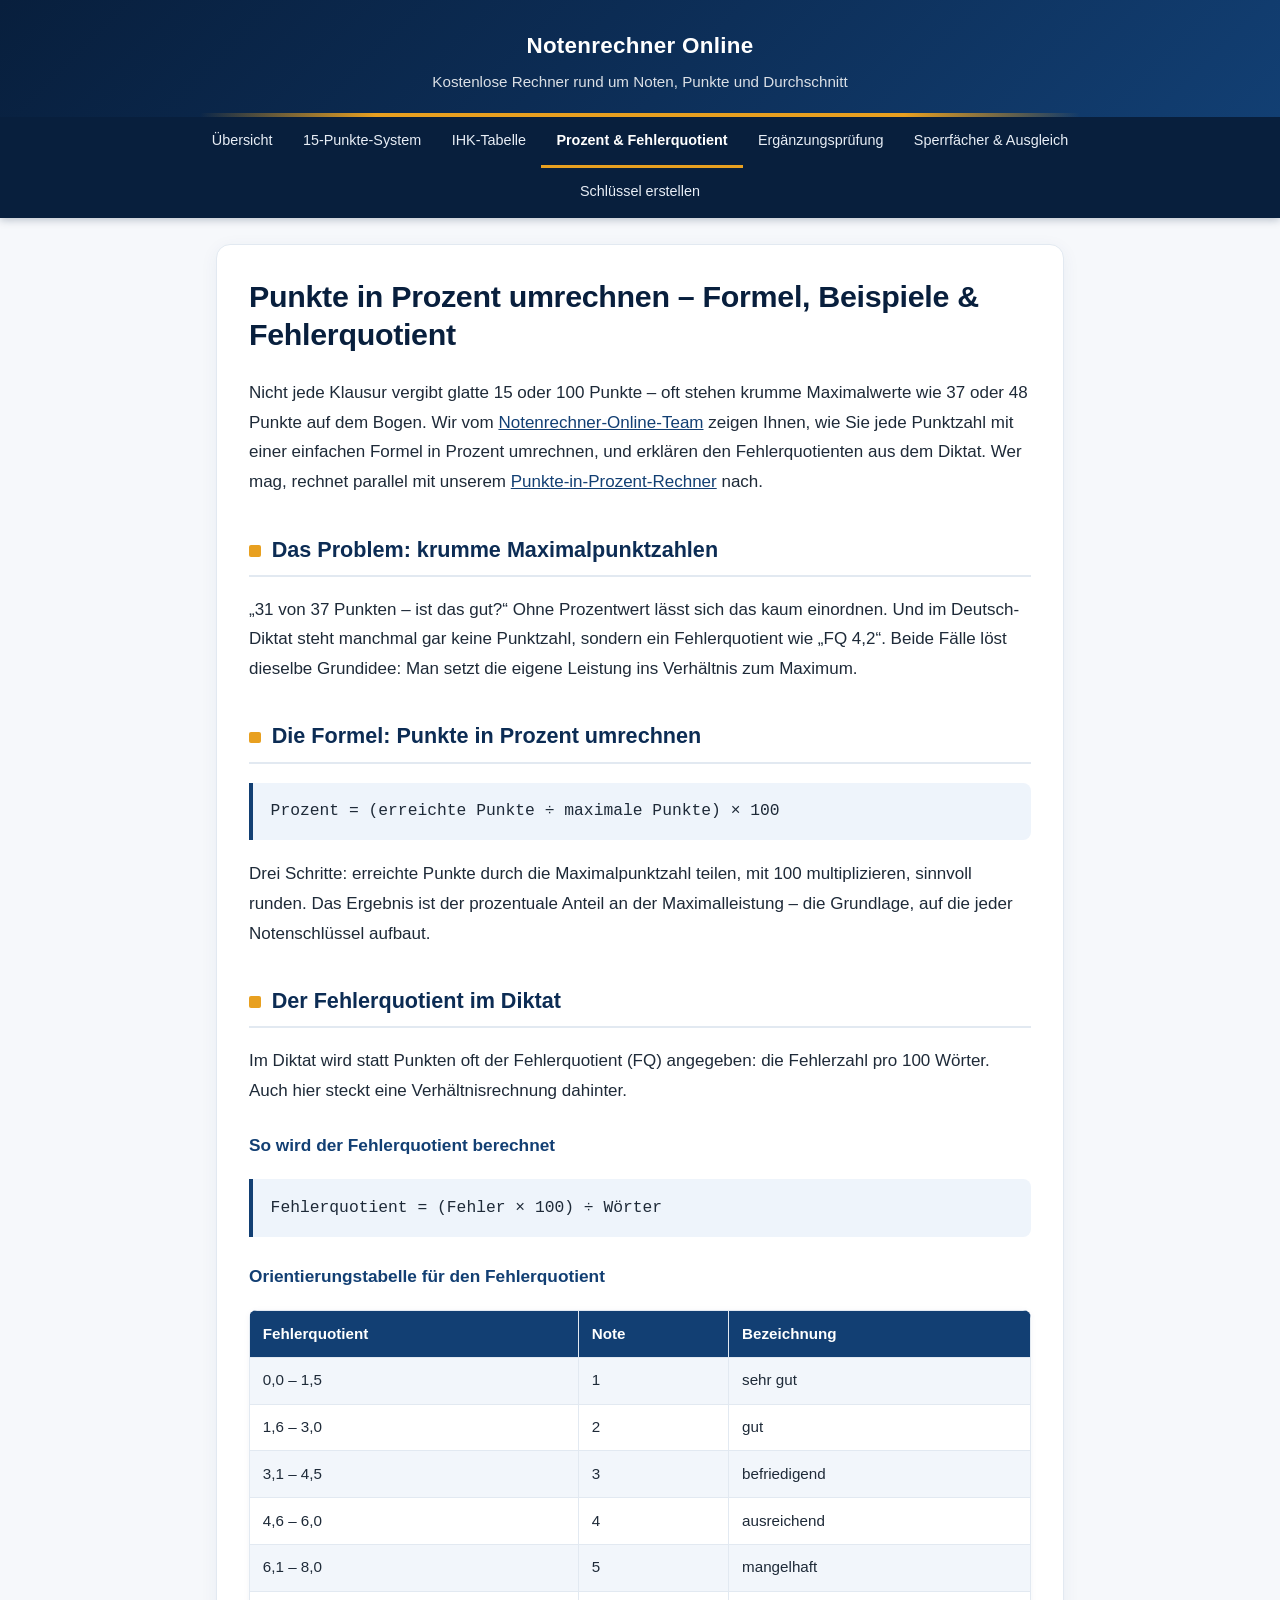
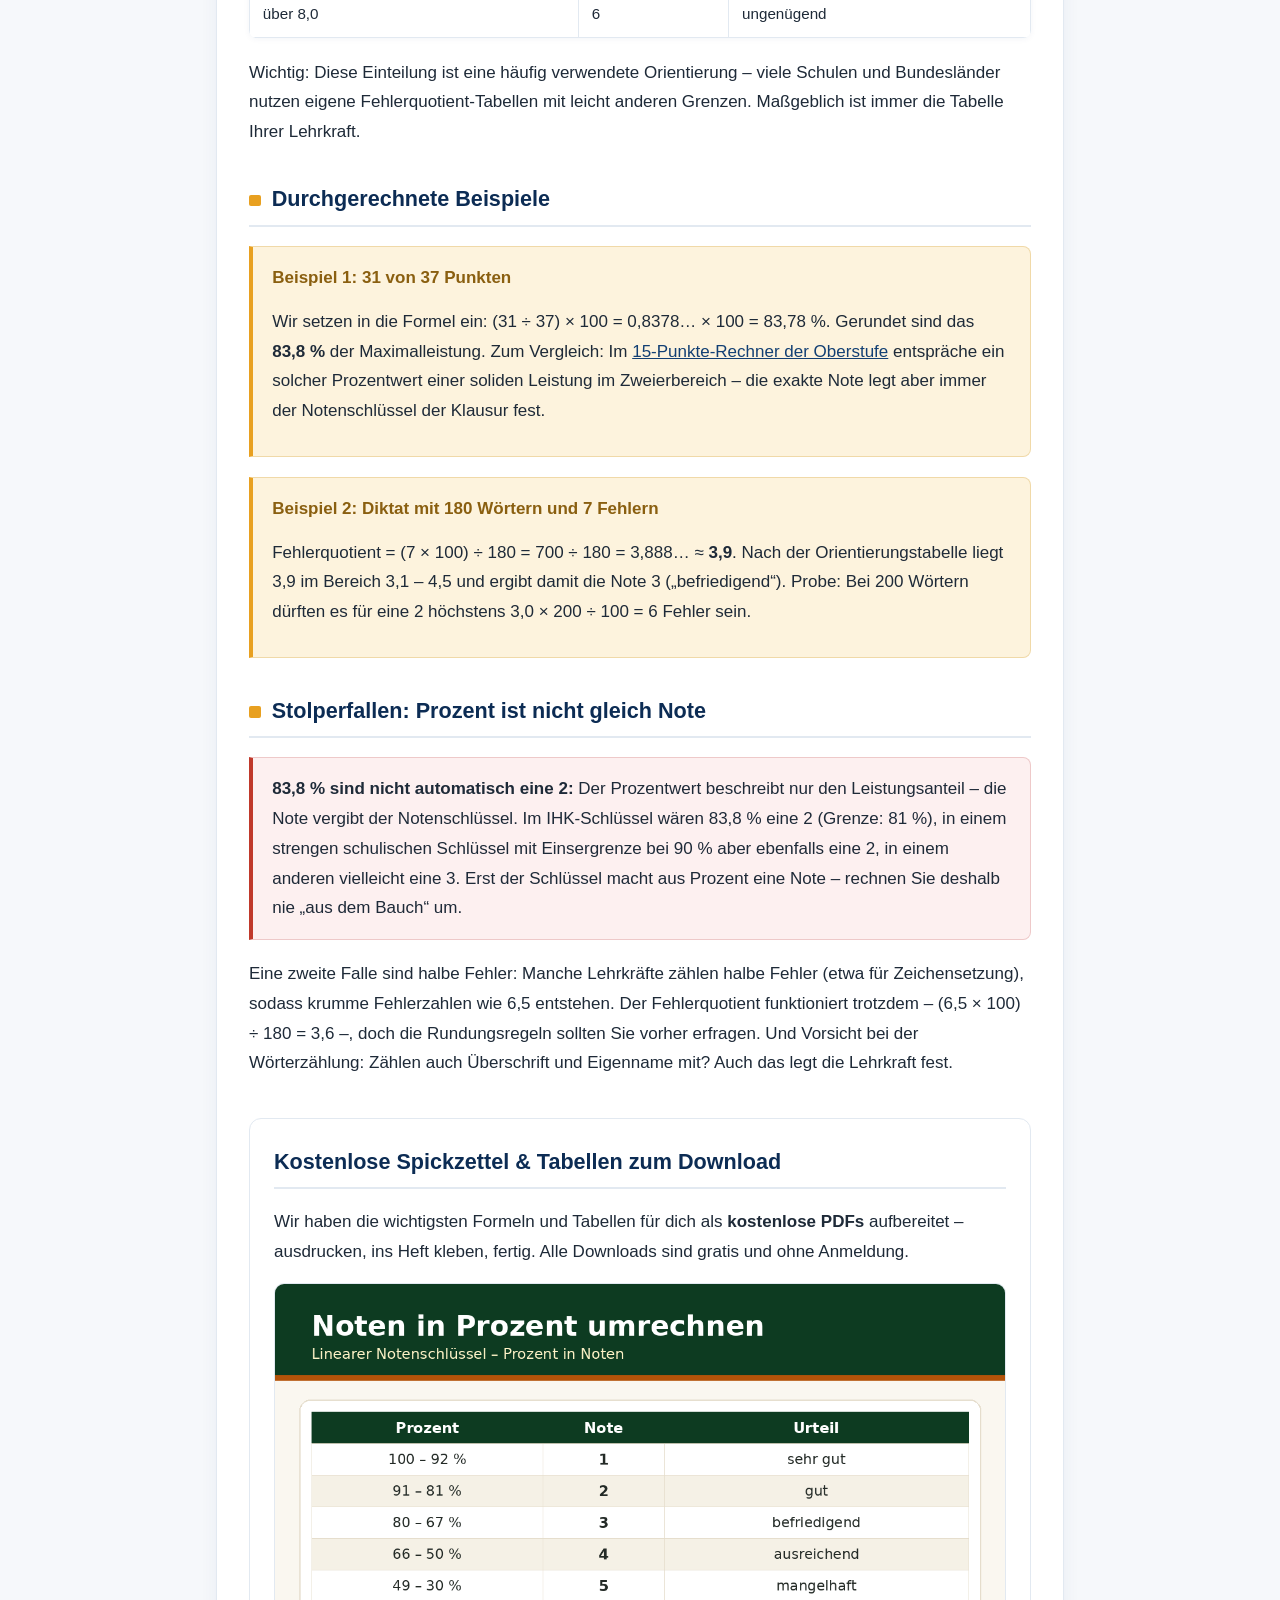
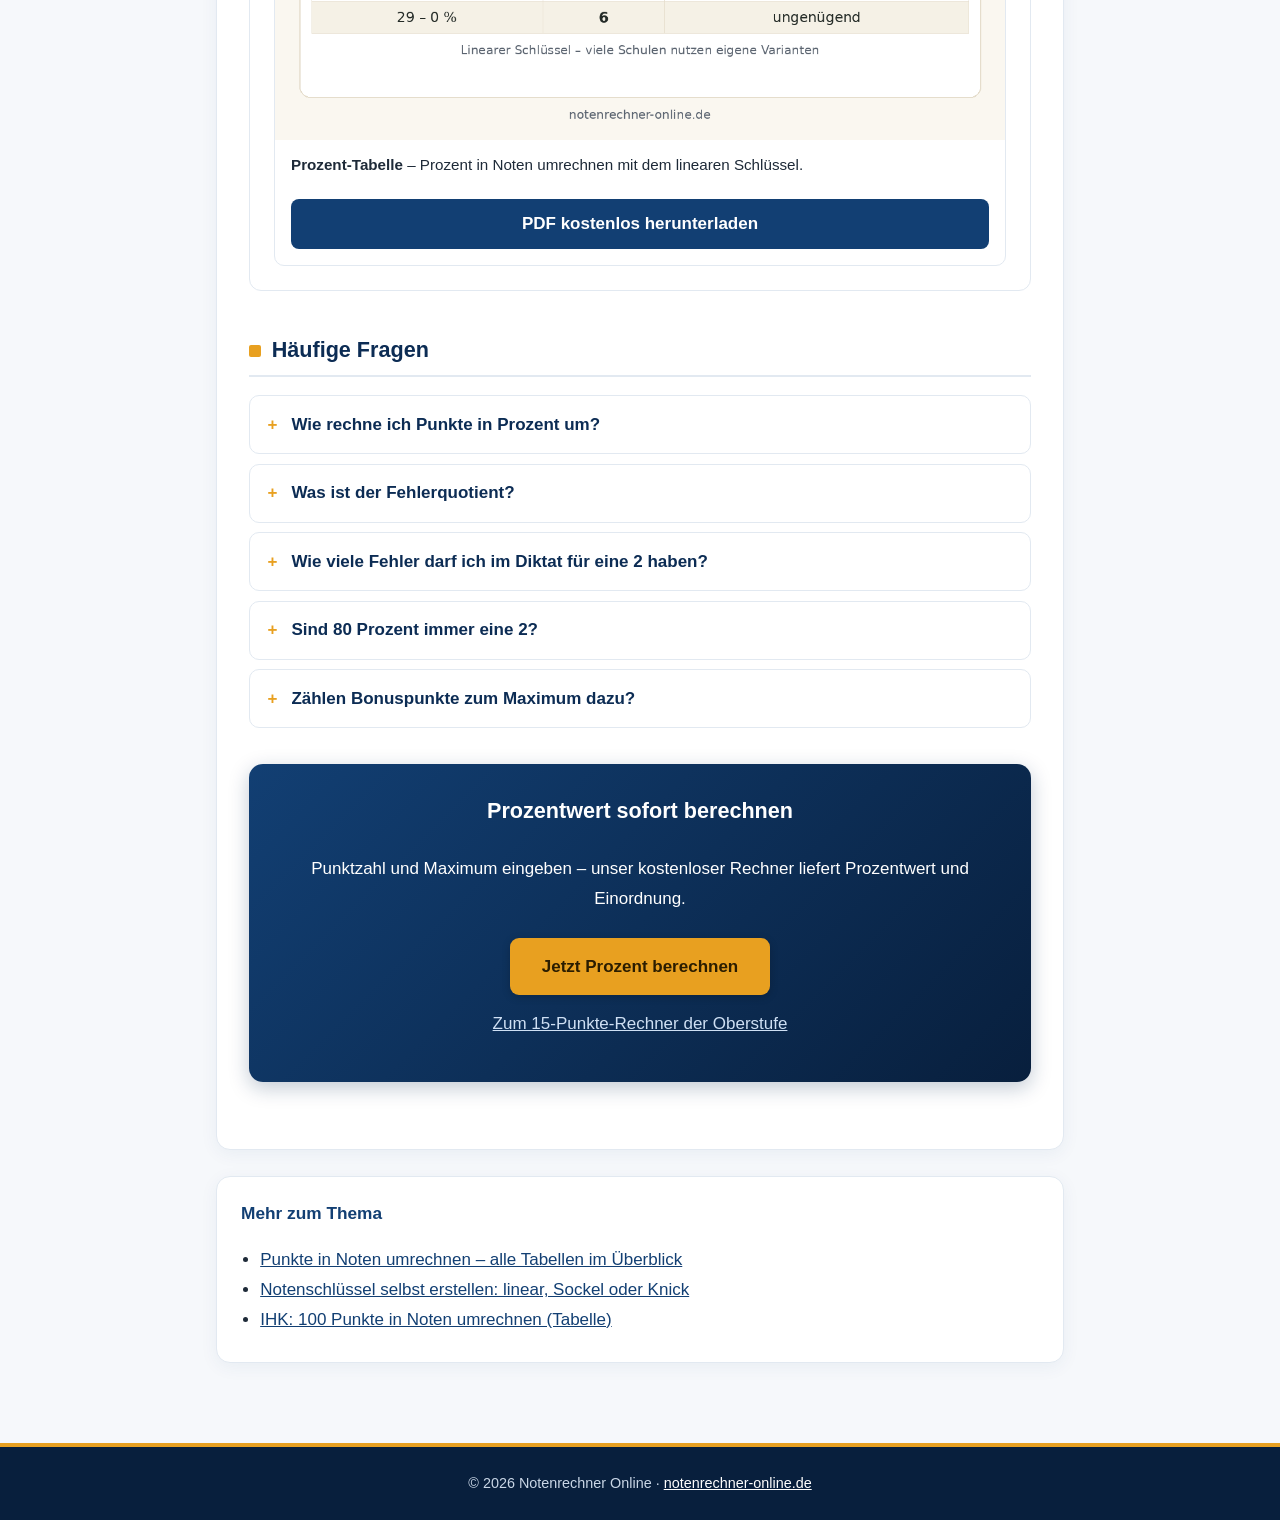
<file: punkte-in-prozent-umrechnen.html>
<!DOCTYPE html>
<html lang="de">
<head>
<meta charset="UTF-8">
<meta name="viewport" content="width=device-width, initial-scale=1.0">
<title>Punkte in Prozent umrechnen: Formel, Beispiele &amp; Fehlerquotient</title>
<meta name="description" content="Punkte in Prozent umrechnen: Die Formel für krumme Maximalpunktzahlen, der Fehlerquotient im Diktat und durchgerechnete Beispiele – von Notenrechner Online.">
<link rel="canonical" href="https://notenrechner-online.onrender.com/punkte-in-prozent-umrechnen.html">
<link rel="stylesheet" href="style.css">
</head>
<body>
<header class="site">
<div class="brand">Notenrechner Online</div>
<div class="tagline">Kostenlose Rechner rund um Noten, Punkte und Durchschnitt</div>
</header>
<nav class="top">
<ul>
<li><a href="index.html">Übersicht</a></li>
<li><a href="15-punkte-system-oberstufe.html">15-Punkte-System</a></li>
<li><a href="ihk-100-punkte-tabelle.html">IHK-Tabelle</a></li>
<li><a href="punkte-in-prozent-umrechnen.html" class="active">Prozent &amp; Fehlerquotient</a></li>
<li><a href="muendliche-ergaenzungspruefung-ihk.html">Ergänzungsprüfung</a></li>
<li><a href="sperrfaecher-ausgleich-ihk.html">Sperrfächer &amp; Ausgleich</a></li>
<li><a href="notenschluessel-erstellen.html">Schlüssel erstellen</a></li>
</ul>
</nav>
<main>
<article class="card">
<h1>Punkte in Prozent umrechnen – Formel, Beispiele &amp; Fehlerquotient</h1>
<p>Nicht jede Klausur vergibt glatte 15 oder 100 Punkte – oft stehen krumme Maximalwerte wie 37 oder 48 Punkte auf dem Bogen. Wir vom <a href="https://notenrechner-online.de/">Notenrechner-Online-Team</a> zeigen Ihnen, wie Sie jede Punktzahl mit einer einfachen Formel in Prozent umrechnen, und erklären den Fehlerquotienten aus dem Diktat. Wer mag, rechnet parallel mit unserem <a href="https://notenrechner-online.de/">Punkte-in-Prozent-Rechner</a> nach.</p>
<h2>Das Problem: krumme Maximalpunktzahlen</h2>
<p>„31 von 37 Punkten – ist das gut?“ Ohne Prozentwert lässt sich das kaum einordnen. Und im Deutsch-Diktat steht manchmal gar keine Punktzahl, sondern ein Fehlerquotient wie „FQ 4,2“. Beide Fälle löst dieselbe Grundidee: Man setzt die eigene Leistung ins Verhältnis zum Maximum.</p>
<h2>Die Formel: Punkte in Prozent umrechnen</h2>
<div class="formula">Prozent = (erreichte Punkte ÷ maximale Punkte) × 100</div>
<p>Drei Schritte: erreichte Punkte durch die Maximalpunktzahl teilen, mit 100 multiplizieren, sinnvoll runden. Das Ergebnis ist der prozentuale Anteil an der Maximalleistung – die Grundlage, auf die jeder Notenschlüssel aufbaut.</p>
<h2>Der Fehlerquotient im Diktat</h2>
<p>Im Diktat wird statt Punkten oft der Fehlerquotient (FQ) angegeben: die Fehlerzahl pro 100 Wörter. Auch hier steckt eine Verhältnisrechnung dahinter.</p>
<h3>So wird der Fehlerquotient berechnet</h3>
<div class="formula">Fehlerquotient = (Fehler × 100) ÷ Wörter</div>
<h3>Orientierungstabelle für den Fehlerquotient</h3>
<table>
<tr><th>Fehlerquotient</th><th>Note</th><th>Bezeichnung</th></tr>
<tr><td>0,0 – 1,5</td><td>1</td><td>sehr gut</td></tr>
<tr><td>1,6 – 3,0</td><td>2</td><td>gut</td></tr>
<tr><td>3,1 – 4,5</td><td>3</td><td>befriedigend</td></tr>
<tr><td>4,6 – 6,0</td><td>4</td><td>ausreichend</td></tr>
<tr><td>6,1 – 8,0</td><td>5</td><td>mangelhaft</td></tr>
<tr><td>über 8,0</td><td>6</td><td>ungenügend</td></tr>
</table>
<p>Wichtig: Diese Einteilung ist eine häufig verwendete Orientierung – viele Schulen und Bundesländer nutzen eigene Fehlerquotient-Tabellen mit leicht anderen Grenzen. Maßgeblich ist immer die Tabelle Ihrer Lehrkraft.</p>
<h2>Durchgerechnete Beispiele</h2>
<div class="example">
<strong class="t">Beispiel 1: 31 von 37 Punkten</strong>
<p>Wir setzen in die Formel ein: (31 ÷ 37) × 100 = 0,8378… × 100 = 83,78 %. Gerundet sind das <strong>83,8 %</strong> der Maximalleistung. Zum Vergleich: Im <a href="https://notenrechner-online.de/15-punkte-system-oberstufe/">15-Punkte-Rechner der Oberstufe</a> entspräche ein solcher Prozentwert einer soliden Leistung im Zweierbereich – die exakte Note legt aber immer der Notenschlüssel der Klausur fest.</p>
</div>
<div class="example">
<strong class="t">Beispiel 2: Diktat mit 180 Wörtern und 7 Fehlern</strong>
<p>Fehlerquotient = (7 × 100) ÷ 180 = 700 ÷ 180 = 3,888… ≈ <strong>3,9</strong>. Nach der Orientierungstabelle liegt 3,9 im Bereich 3,1 – 4,5 und ergibt damit die Note 3 („befriedigend“). Probe: Bei 200 Wörtern dürften es für eine 2 höchstens 3,0 × 200 ÷ 100 = 6 Fehler sein.</p>
</div>
<h2>Stolperfallen: Prozent ist nicht gleich Note</h2>
<div class="warn">
<strong>83,8 % sind nicht automatisch eine 2:</strong> Der Prozentwert beschreibt nur den Leistungsanteil – die Note vergibt der Notenschlüssel. Im IHK-Schlüssel wären 83,8 % eine 2 (Grenze: 81 %), in einem strengen schulischen Schlüssel mit Einsergrenze bei 90 % aber ebenfalls eine 2, in einem anderen vielleicht eine 3. Erst der Schlüssel macht aus Prozent eine Note – rechnen Sie deshalb nie „aus dem Bauch“ um.
</div>
<p>Eine zweite Falle sind halbe Fehler: Manche Lehrkräfte zählen halbe Fehler (etwa für Zeichensetzung), sodass krumme Fehlerzahlen wie 6,5 entstehen. Der Fehlerquotient funktioniert trotzdem – (6,5 × 100) ÷ 180 = 3,6 –, doch die Rundungsregeln sollten Sie vorher erfragen. Und Vorsicht bei der Wörterzählung: Zählen auch Überschrift und Eigenname mit? Auch das legt die Lehrkraft fest.</p>
<section class="ressourcen" aria-label="Kostenlose Downloads">
<h2>Kostenlose Spickzettel &amp; Tabellen zum Download</h2>
<p>Wir haben die wichtigsten Formeln und Tabellen f&uuml;r dich als <strong>kostenlose PDFs</strong> aufbereitet &ndash; ausdrucken, ins Heft kleben, fertig. Alle Downloads sind gratis und ohne Anmeldung.</p>
<div class="resource-grid">
<figure class="resource">
<a href="assets/noten-in-prozent-tabelle.pdf" download><img src="assets/noten-in-prozent-tabelle-linear.png" alt="Lineare Notentabelle: Umrechnung von Prozent in Schulnoten, von 100 bis 92 Prozent (Note 1) bis 29 bis 0 Prozent (Note 6)" loading="lazy" width="1200" height="750"></a>
<figcaption><strong>Prozent-Tabelle</strong> &ndash; Prozent in Noten umrechnen mit dem linearen Schlüssel.</figcaption>
<a class="download-btn" href="assets/noten-in-prozent-tabelle.pdf" download>PDF kostenlos herunterladen</a>
</figure>
</div>
</section>
<h2>Häufige Fragen</h2>
<div class="faq">
<details>
<summary>Wie rechne ich Punkte in Prozent um?</summary>
<div><p>Erreichte Punkte durch die Maximalpunktzahl teilen und mit 100 multiplizieren: Prozent = (erreicht ÷ maximal) × 100. Beispiel: 31 von 37 Punkten sind (31 ÷ 37) × 100 ≈ 83,8 %.</p></div>
</details>
<details>
<summary>Was ist der Fehlerquotient?</summary>
<div><p>Der Fehlerquotient gibt an, wie viele Fehler auf 100 Wörter kommen: FQ = (Fehler × 100) ÷ Wörter. Ein Diktat mit 180 Wörtern und 7 Fehlern hat einen FQ von etwa 3,9 – nach gängiger Orientierung eine 3.</p></div>
</details>
<details>
<summary>Wie viele Fehler darf ich im Diktat für eine 2 haben?</summary>
<div><p>Das hängt von der Wörterzahl ab. Bei einer Obergrenze von FQ 3,0 für die Note 2 gilt: erlaubte Fehler = 3,0 × Wörter ÷ 100. Bei 200 Wörtern sind das 6 Fehler, bei 150 Wörtern nur 4,5 – also faktisch 4. Entscheidend bleibt die Tabelle Ihrer Schule.</p></div>
</details>
<details>
<summary>Sind 80 Prozent immer eine 2?</summary>
<div><p>Nein. Der Prozentwert ist schlüsselunabhängig – erst der Notenschlüssel ordnet ihm eine Note zu. Im IHK-Schlüssel sind 80 % eine 3 (Grenze zur 2: 81 %), im linearen Schulschlüssel mit Bestehensgrenze 50 % dagegen eine 2 (Grenze: 75 %).</p></div>
</details>
<details>
<summary>Zählen Bonuspunkte zum Maximum dazu?</summary>
<div><p>Das legt die Lehrkraft fest. Meist zählen erreichbare Bonuspunkte zum Maximum – dann teilen Sie durch den erhöhten Wert. Rechnen Sie im Zweifel beide Varianten und fragen Sie nach, bevor Sie Ihr Ergebnis interpretieren.</p></div>
</details>
</div>
<div class="cta">
<h2>Prozentwert sofort berechnen</h2>
<p>Punktzahl und Maximum eingeben – unser kostenloser Rechner liefert Prozentwert und Einordnung.</p>
<p><a class="btn" href="https://notenrechner-online.de/">Jetzt Prozent berechnen</a></p>
<p><a class="alt" href="https://notenrechner-online.de/15-punkte-system-oberstufe/">Zum 15-Punkte-Rechner der Oberstufe</a></p>
</div>
</article>
<aside class="more">
<h3>Mehr zum Thema</h3>
<ul>
<li><a href="index.html">Punkte in Noten umrechnen – alle Tabellen im Überblick</a></li>
<li><a href="notenschluessel-erstellen.html">Notenschlüssel selbst erstellen: linear, Sockel oder Knick</a></li>
<li><a href="ihk-100-punkte-tabelle.html">IHK: 100 Punkte in Noten umrechnen (Tabelle)</a></li>
</ul>
</aside>
</main>
<footer class="site">
© 2026 Notenrechner Online · <a href="https://notenrechner-online.de/">notenrechner-online.de</a>
</footer>
</body>
</html>
</file>
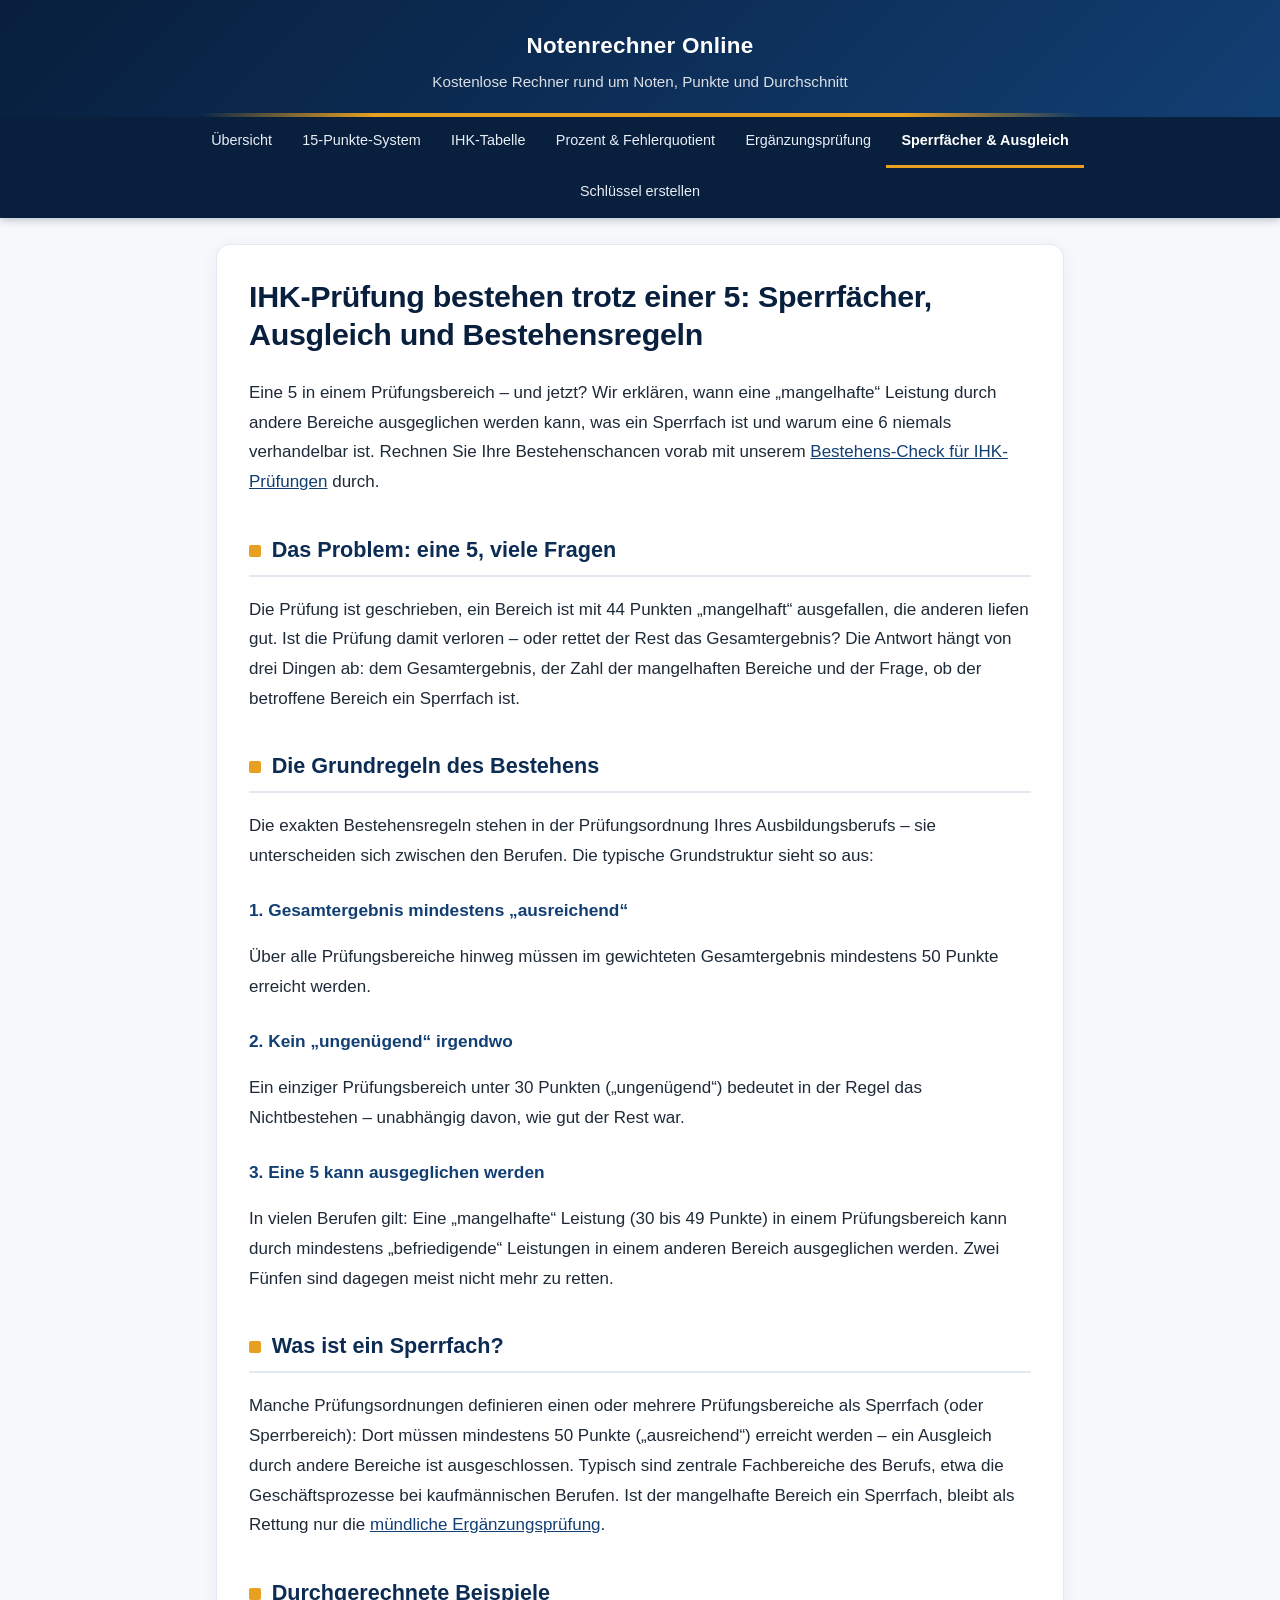
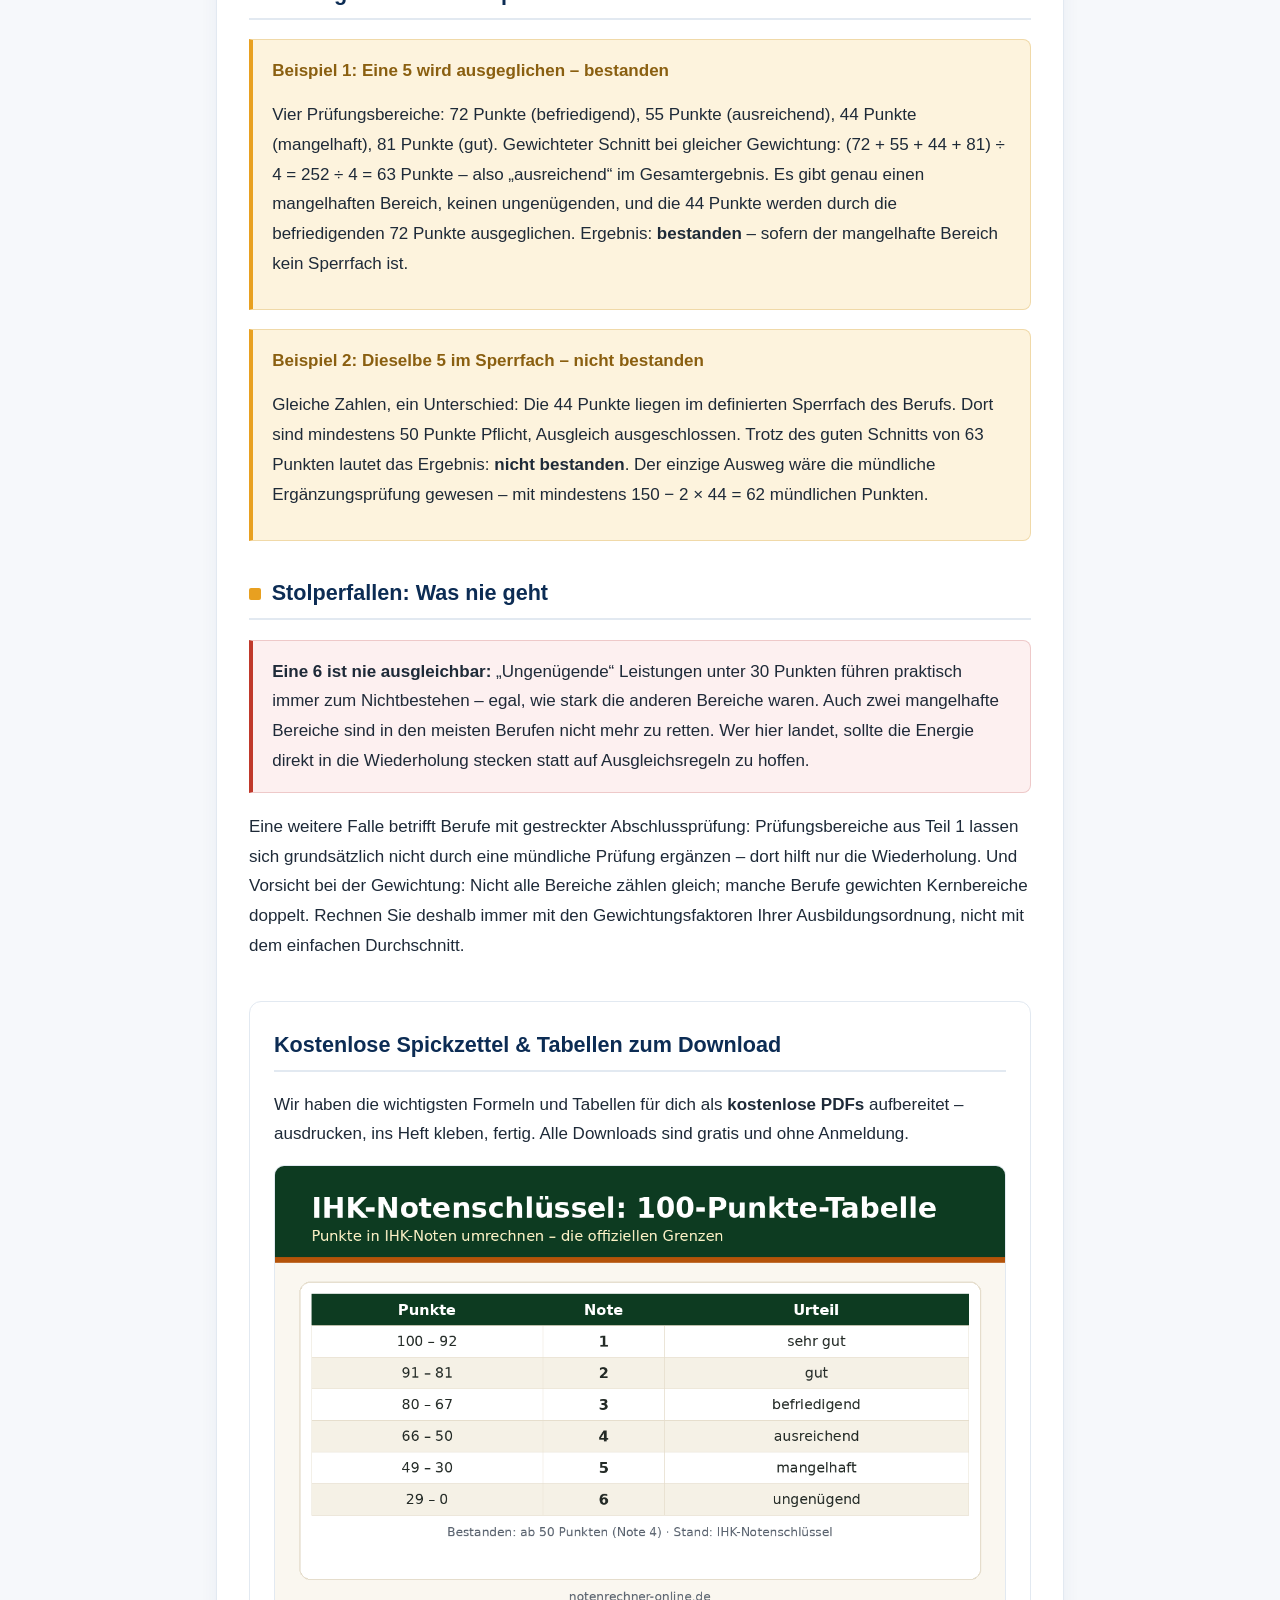
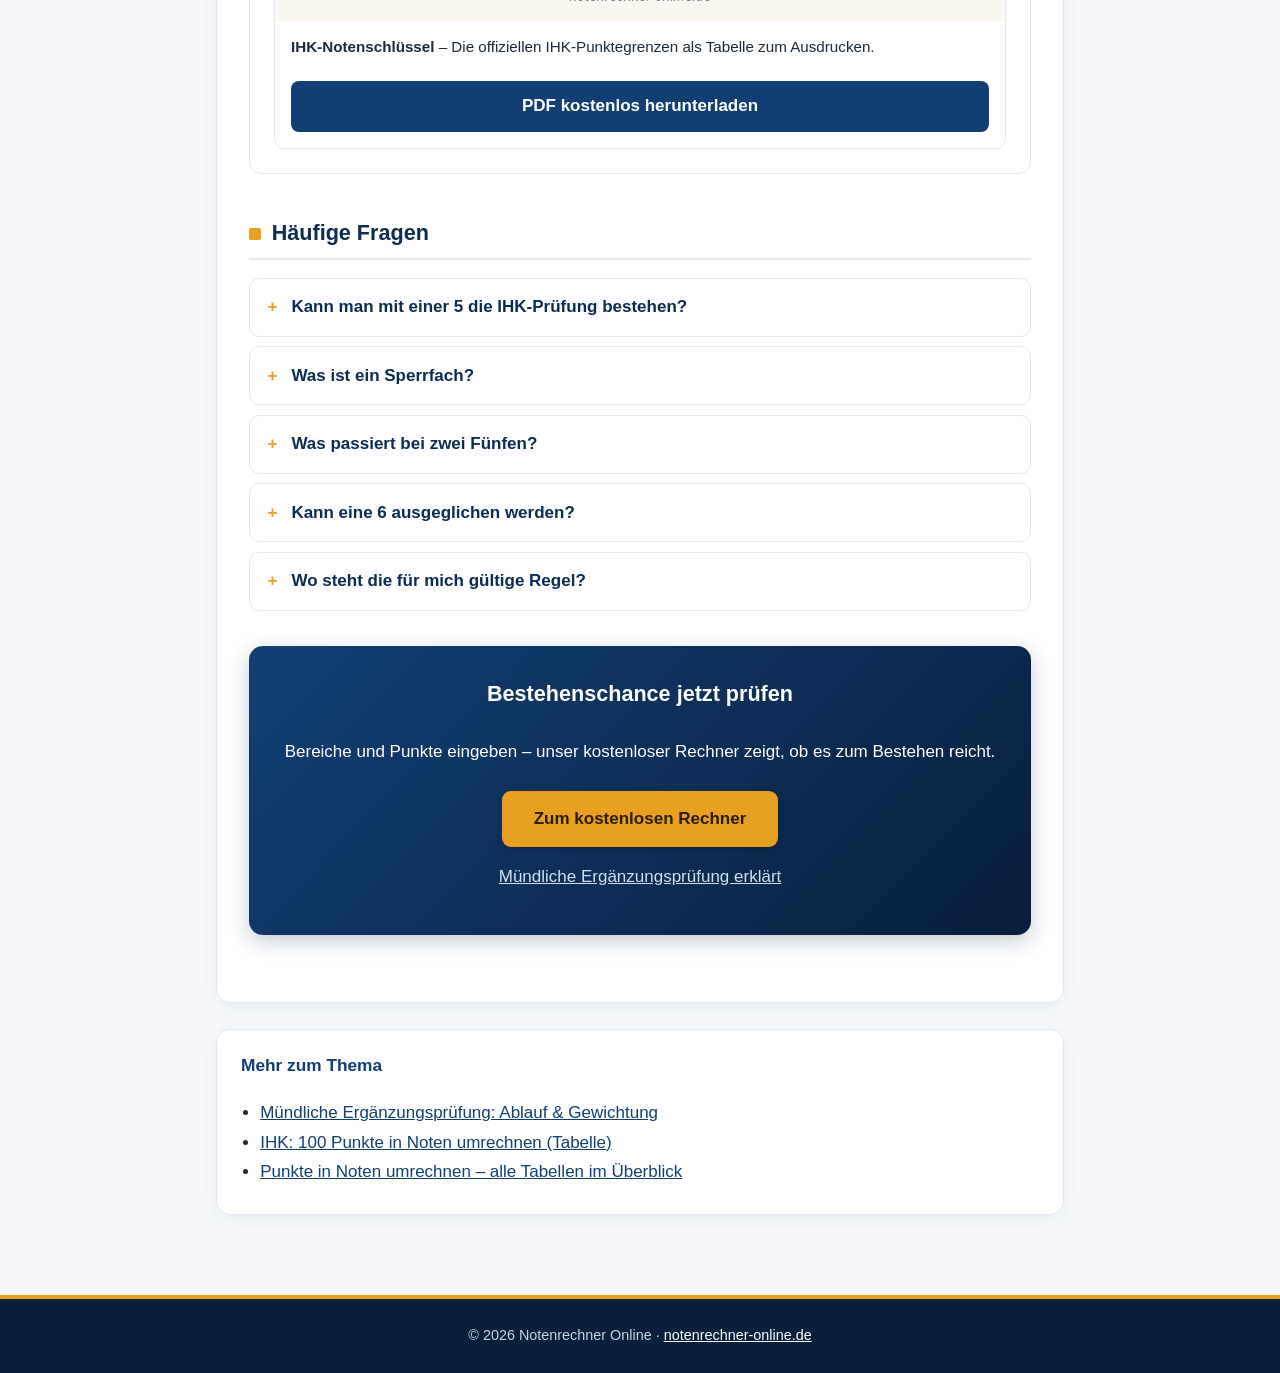
<file: sperrfaecher-ausgleich-ihk.html>
<!DOCTYPE html>
<html lang="de">
<head>
<meta charset="UTF-8">
<meta name="viewport" content="width=device-width, initial-scale=1.0">
<title>IHK-Prüfung bestehen trotz 5? Sperrfächer, Ausgleich &amp; Regeln</title>
<meta name="description" content="IHK-Prüfung mit einer 5 bestehen? Wann ein mangelhafter Bereich ausgeglichen werden kann, was ein Sperrfach ist und warum eine 6 nie geht – mit Beispielen.">
<link rel="canonical" href="https://notenrechner-online.onrender.com/sperrfaecher-ausgleich-ihk.html">
<link rel="stylesheet" href="style.css">
</head>
<body>
<header class="site">
<div class="brand">Notenrechner Online</div>
<div class="tagline">Kostenlose Rechner rund um Noten, Punkte und Durchschnitt</div>
</header>
<nav class="top">
<ul>
<li><a href="index.html">Übersicht</a></li>
<li><a href="15-punkte-system-oberstufe.html">15-Punkte-System</a></li>
<li><a href="ihk-100-punkte-tabelle.html">IHK-Tabelle</a></li>
<li><a href="punkte-in-prozent-umrechnen.html">Prozent &amp; Fehlerquotient</a></li>
<li><a href="muendliche-ergaenzungspruefung-ihk.html">Ergänzungsprüfung</a></li>
<li><a href="sperrfaecher-ausgleich-ihk.html" class="active">Sperrfächer &amp; Ausgleich</a></li>
<li><a href="notenschluessel-erstellen.html">Schlüssel erstellen</a></li>
</ul>
</nav>
<main>
<article class="card">
<h1>IHK-Prüfung bestehen trotz einer 5: Sperrfächer, Ausgleich und Bestehensregeln</h1>
<p>Eine 5 in einem Prüfungsbereich – und jetzt? Wir erklären, wann eine „mangelhafte“ Leistung durch andere Bereiche ausgeglichen werden kann, was ein Sperrfach ist und warum eine 6 niemals verhandelbar ist. Rechnen Sie Ihre Bestehenschancen vorab mit unserem <a href="https://notenrechner-online.de/ihk-notenschluessel/">Bestehens-Check für IHK-Prüfungen</a> durch.</p>
<h2>Das Problem: eine 5, viele Fragen</h2>
<p>Die Prüfung ist geschrieben, ein Bereich ist mit 44 Punkten „mangelhaft“ ausgefallen, die anderen liefen gut. Ist die Prüfung damit verloren – oder rettet der Rest das Gesamtergebnis? Die Antwort hängt von drei Dingen ab: dem Gesamtergebnis, der Zahl der mangelhaften Bereiche und der Frage, ob der betroffene Bereich ein Sperrfach ist.</p>
<h2>Die Grundregeln des Bestehens</h2>
<p>Die exakten Bestehensregeln stehen in der Prüfungsordnung Ihres Ausbildungsberufs – sie unterscheiden sich zwischen den Berufen. Die typische Grundstruktur sieht so aus:</p>
<h3>1. Gesamtergebnis mindestens „ausreichend“</h3>
<p>Über alle Prüfungsbereiche hinweg müssen im gewichteten Gesamtergebnis mindestens 50 Punkte erreicht werden.</p>
<h3>2. Kein „ungenügend“ irgendwo</h3>
<p>Ein einziger Prüfungsbereich unter 30 Punkten („ungenügend“) bedeutet in der Regel das Nichtbestehen – unabhängig davon, wie gut der Rest war.</p>
<h3>3. Eine 5 kann ausgeglichen werden</h3>
<p>In vielen Berufen gilt: Eine „mangelhafte“ Leistung (30 bis 49 Punkte) in einem Prüfungsbereich kann durch mindestens „befriedigende“ Leistungen in einem anderen Bereich ausgeglichen werden. Zwei Fünfen sind dagegen meist nicht mehr zu retten.</p>
<h2>Was ist ein Sperrfach?</h2>
<p>Manche Prüfungsordnungen definieren einen oder mehrere Prüfungsbereiche als Sperrfach (oder Sperrbereich): Dort müssen mindestens 50 Punkte („ausreichend“) erreicht werden – ein Ausgleich durch andere Bereiche ist ausgeschlossen. Typisch sind zentrale Fachbereiche des Berufs, etwa die Geschäftsprozesse bei kaufmännischen Berufen. Ist der mangelhafte Bereich ein Sperrfach, bleibt als Rettung nur die <a href="muendliche-ergaenzungspruefung-ihk.html">mündliche Ergänzungsprüfung</a>.</p>
<h2>Durchgerechnete Beispiele</h2>
<div class="example">
<strong class="t">Beispiel 1: Eine 5 wird ausgeglichen – bestanden</strong>
<p>Vier Prüfungsbereiche: 72 Punkte (befriedigend), 55 Punkte (ausreichend), 44 Punkte (mangelhaft), 81 Punkte (gut). Gewichteter Schnitt bei gleicher Gewichtung: (72 + 55 + 44 + 81) ÷ 4 = 252 ÷ 4 = 63 Punkte – also „ausreichend“ im Gesamtergebnis. Es gibt genau einen mangelhaften Bereich, keinen ungenügenden, und die 44 Punkte werden durch die befriedigenden 72 Punkte ausgeglichen. Ergebnis: <strong>bestanden</strong> – sofern der mangelhafte Bereich kein Sperrfach ist.</p>
</div>
<div class="example">
<strong class="t">Beispiel 2: Dieselbe 5 im Sperrfach – nicht bestanden</strong>
<p>Gleiche Zahlen, ein Unterschied: Die 44 Punkte liegen im definierten Sperrfach des Berufs. Dort sind mindestens 50 Punkte Pflicht, Ausgleich ausgeschlossen. Trotz des guten Schnitts von 63 Punkten lautet das Ergebnis: <strong>nicht bestanden</strong>. Der einzige Ausweg wäre die mündliche Ergänzungsprüfung gewesen – mit mindestens 150 − 2 × 44 = 62 mündlichen Punkten.</p>
</div>
<h2>Stolperfallen: Was nie geht</h2>
<div class="warn">
<strong>Eine 6 ist nie ausgleichbar:</strong> „Ungenügende“ Leistungen unter 30 Punkten führen praktisch immer zum Nichtbestehen – egal, wie stark die anderen Bereiche waren. Auch zwei mangelhafte Bereiche sind in den meisten Berufen nicht mehr zu retten. Wer hier landet, sollte die Energie direkt in die Wiederholung stecken statt auf Ausgleichsregeln zu hoffen.
</div>
<p>Eine weitere Falle betrifft Berufe mit gestreckter Abschlussprüfung: Prüfungsbereiche aus Teil 1 lassen sich grundsätzlich nicht durch eine mündliche Prüfung ergänzen – dort hilft nur die Wiederholung. Und Vorsicht bei der Gewichtung: Nicht alle Bereiche zählen gleich; manche Berufe gewichten Kernbereiche doppelt. Rechnen Sie deshalb immer mit den Gewichtungsfaktoren Ihrer Ausbildungsordnung, nicht mit dem einfachen Durchschnitt.</p>
<section class="ressourcen" aria-label="Kostenlose Downloads">
<h2>Kostenlose Spickzettel &amp; Tabellen zum Download</h2>
<p>Wir haben die wichtigsten Formeln und Tabellen f&uuml;r dich als <strong>kostenlose PDFs</strong> aufbereitet &ndash; ausdrucken, ins Heft kleben, fertig. Alle Downloads sind gratis und ohne Anmeldung.</p>
<div class="resource-grid">
<figure class="resource">
<a href="assets/ihk-notenschluessel-tabelle.pdf" download><img src="assets/ihk-notenschluessel-100-punkte-tabelle.png" alt="IHK-Notenschlüssel als Tabelle: 100 bis 92 Punkte ergeben Note 1, 29 bis 0 Punkte Note 6, mit allen Notenstufen und Urteilen" loading="lazy" width="1200" height="750"></a>
<figcaption><strong>IHK-Notenschlüssel</strong> &ndash; Die offiziellen IHK-Punktegrenzen als Tabelle zum Ausdrucken.</figcaption>
<a class="download-btn" href="assets/ihk-notenschluessel-tabelle.pdf" download>PDF kostenlos herunterladen</a>
</figure>
</div>
</section>
<h2>Häufige Fragen</h2>
<div class="faq">
<details>
<summary>Kann man mit einer 5 die IHK-Prüfung bestehen?</summary>
<div><p>Ja – wenn es die einzige mangelhafte Leistung ist, kein Bereich „ungenügend“ ist, das Gesamtergebnis mindestens „ausreichend“ ist und der Bereich kein Sperrfach ist. In vielen Berufen wird die 5 dann durch mindestens „befriedigende“ Leistungen in einem anderen Bereich ausgeglichen.</p></div>
</details>
<details>
<summary>Was ist ein Sperrfach?</summary>
<div><p>Ein in der Prüfungsordnung definierter Prüfungsbereich, in dem mindestens 50 Punkte („ausreichend“) erreicht werden müssen. Ein Ausgleich durch andere Bereiche ist dort ausgeschlossen – bei „mangelhaft“ im Sperrfach hilft nur die mündliche Ergänzungsprüfung oder die Wiederholung.</p></div>
</details>
<details>
<summary>Was passiert bei zwei Fünfen?</summary>
<div><p>In den meisten Ausbildungsberufen ist die Prüfung dann nicht bestanden. Auch die mündliche Ergänzungsprüfung greift in der Regel nur bei einem einzelnen mangelhaften Bereich. Die nicht bestandenen Bereiche müssen schriftlich wiederholt werden.</p></div>
</details>
<details>
<summary>Kann eine 6 ausgeglichen werden?</summary>
<div><p>Nein. „Ungenügende“ Leistungen unter 30 Punkten sind nicht ausgleichbar und führen praktisch immer zum Nichtbestehen der Prüfung – unabhängig vom übrigen Ergebnis.</p></div>
</details>
<details>
<summary>Wo steht die für mich gültige Regel?</summary>
<div><p>In der Verordnung über die Berufsausbildung Ihres Ausbildungsberufs und in der Prüfungsordnung Ihrer zuständigen IHK. Dort finden Sie Bestehensregeln, Sperrfächer, Gewichtungen und die Bedingungen für die mündliche Ergänzungsprüfung – die Details unterscheiden sich je nach Beruf.</p></div>
</details>
</div>
<div class="cta">
<h2>Bestehenschance jetzt prüfen</h2>
<p>Bereiche und Punkte eingeben – unser kostenloser Rechner zeigt, ob es zum Bestehen reicht.</p>
<p><a class="btn" href="https://notenrechner-online.de/">Zum kostenlosen Rechner</a></p>
<p><a class="alt" href="muendliche-ergaenzungspruefung-ihk.html">Mündliche Ergänzungsprüfung erklärt</a></p>
</div>
</article>
<aside class="more">
<h3>Mehr zum Thema</h3>
<ul>
<li><a href="muendliche-ergaenzungspruefung-ihk.html">Mündliche Ergänzungsprüfung: Ablauf &amp; Gewichtung</a></li>
<li><a href="ihk-100-punkte-tabelle.html">IHK: 100 Punkte in Noten umrechnen (Tabelle)</a></li>
<li><a href="index.html">Punkte in Noten umrechnen – alle Tabellen im Überblick</a></li>
</ul>
</aside>
</main>
<footer class="site">
© 2026 Notenrechner Online · <a href="https://notenrechner-online.de/">notenrechner-online.de</a>
</footer>
</body>
</html>
</file>
<file: style.css>
/* Notenrechner Online – Cloudstack Mini-Sites. Clean, responsive, no external dependencies.
   Render hub "Punkte & Notenschlüssel": deep-blue editorial theme with amber accents. */
:root{
  --bg:#f6f8fb; --card:#ffffff; --ink:#1e2a38; --muted:#5b6b7c;
  --brand:#123f73; --brand-dark:#0c2c54; --brand-deep:#081f3d;
  --accent:#e8a020; --accent-soft:#fdf3dd; --line:#e2e9f1;
}
*{box-sizing:border-box}
html{scroll-behavior:smooth}
body{
  margin:0; background:var(--bg); color:var(--ink);
  font-family:-apple-system,BlinkMacSystemFont,"Segoe UI",Roboto,Helvetica,Arial,sans-serif;
  line-height:1.75; font-size:17px;
}
header.site{
  background:linear-gradient(135deg,var(--brand-deep) 0%,var(--brand-dark) 45%,var(--brand) 100%);
  color:#fff; padding:1.6rem 1rem 1.5rem; text-align:center; position:relative;
}
header.site::after{
  content:""; display:block; height:4px; margin:1.1rem auto -1.5rem; max-width:880px;
  background:linear-gradient(90deg,transparent,var(--accent) 20%,var(--accent) 80%,transparent);
  border-radius:2px;
}
header.site .brand{font-size:1.4rem;font-weight:800;letter-spacing:.3px}
header.site .tagline{font-size:.95rem;opacity:.85;margin-top:.25rem}
nav.top{background:var(--brand-deep);box-shadow:0 2px 8px rgba(8,31,61,.25)}
nav.top ul{list-style:none;margin:0 auto;padding:0;display:flex;flex-wrap:wrap;justify-content:center;max-width:1000px}
nav.top li{margin:0}
nav.top a{display:block;color:#e8eef6;text-decoration:none;padding:.7rem .95rem;font-size:.9rem;border-bottom:3px solid transparent}
nav.top a:hover{color:#fff;background:rgba(255,255,255,.08)}
nav.top a.active{color:#fff;border-bottom-color:var(--accent);font-weight:600}
main{max-width:880px;margin:0 auto;padding:1.6rem 1rem 3rem}
article.card{background:var(--card);border:1px solid var(--line);border-radius:14px;padding:2rem;margin-bottom:1.6rem;box-shadow:0 4px 18px rgba(18,63,115,.06)}
h1{font-size:1.9rem;line-height:1.25;color:var(--brand-deep);margin-top:0;letter-spacing:-.01em}
h2{font-size:1.35rem;color:var(--brand-dark);margin-top:2.1rem;border-bottom:2px solid var(--line);padding-bottom:.4rem}
h2::before{content:"";display:inline-block;width:.55em;height:.55em;background:var(--accent);border-radius:2px;margin-right:.5em;vertical-align:baseline}
.cta h2::before,.more h3::before{content:none}
h3{font-size:1.08rem;color:var(--brand);margin-top:1.5rem}
p{margin:.9rem 0}
a{color:var(--brand)}
a:hover{color:#b97c12}
table{width:100%;border-collapse:collapse;margin:1.2rem 0;font-size:.95rem;box-shadow:0 1px 6px rgba(18,63,115,.05);border-radius:8px;overflow:hidden}
th,td{border:1px solid var(--line);padding:.6rem .8rem;text-align:left}
th{background:var(--brand);color:#fff}
tr:nth-child(even) td{background:#f2f6fb}
.formula{background:#eef4fb;border-left:4px solid var(--brand);padding:.9rem 1.1rem;margin:1.2rem 0;font-family:ui-monospace,SFMono-Regular,Menlo,Consolas,monospace;border-radius:0 8px 8px 0;font-size:1.02rem}
.example{background:var(--accent-soft);border:1px solid #f0d9a8;border-left:4px solid var(--accent);padding:1rem 1.2rem;margin:1.2rem 0;border-radius:0 8px 8px 0}
.example strong.t{display:block;color:#8a5f10;margin-bottom:.4rem}
.warn{background:#fdf0f0;border:1px solid #eec9c9;border-left:4px solid #c0392b;padding:1rem 1.2rem;margin:1.2rem 0;border-radius:0 8px 8px 0}
figure.chart{margin:1.4rem 0;padding:1rem;background:#fbfdff;border:1px solid var(--line);border-radius:10px;text-align:center}
figure.chart img{max-width:100%;height:auto;display:block;margin:0 auto}
figure.chart figcaption{font-size:.85rem;color:var(--muted);margin-top:.6rem}
.cta{background:linear-gradient(135deg,var(--brand) 0%,var(--brand-deep) 100%);color:#fff;border-radius:14px;padding:1.8rem 1.6rem;text-align:center;margin:2.2rem 0;box-shadow:0 6px 20px rgba(12,44,84,.25)}
.cta h2{color:#fff;border:none;margin-top:0}
.cta a.btn{display:inline-block;background:var(--accent);color:#2b1d00;font-weight:700;text-decoration:none;padding:.85rem 2rem;border-radius:9px;margin-top:.6rem;box-shadow:0 2px 8px rgba(0,0,0,.2)}
.cta a.btn:hover{background:#f5b73c}
.cta a.alt{color:#cfe0f4}
.faq details{border:1px solid var(--line);border-radius:10px;margin:.6rem 0;background:#fff;transition:border-color .15s}
.faq details[open]{border-color:var(--accent)}
.faq summary{cursor:pointer;padding:.85rem 1.1rem;font-weight:600;color:var(--brand-dark);list-style:none}
.faq summary::-webkit-details-marker{display:none}
.faq summary::before{content:"+";display:inline-block;width:1.4em;color:var(--accent);font-weight:800}
.faq details[open] summary::before{content:"–"}
.faq details div{padding:0 1.1rem 1.1rem}
.more{background:var(--card);border:1px solid var(--line);border-radius:14px;padding:1.3rem 1.5rem;box-shadow:0 4px 18px rgba(18,63,115,.06)}
.more h3{margin-top:0}
.more ul{margin:.4rem 0;padding-left:1.2rem}
footer.site{background:var(--brand-deep);color:#c9d6e6;text-align:center;padding:1.5rem 1rem;font-size:.9rem;margin-top:2rem;border-top:4px solid var(--accent)}
footer.site a{color:#fff}
@media (max-width:640px){
  body{font-size:16px}
  h1{font-size:1.55rem}
  article.card{padding:1.25rem}
  table{font-size:.85rem}
  th,td{padding:.45rem .55rem}
  nav.top a{padding:.6rem .7rem;font-size:.85rem}
}

/* Ressourcen / Downloads */
.ressourcen { margin: 2.5rem 0; padding: 1.5rem; background: var(--card, #ffffff); border: 1px solid var(--line, #e2e9f1); border-radius: 12px; }
.ressourcen h2 { margin-top: 0; }
.ressourcen h2::before { content: none; }
.resource-grid { display: grid; grid-template-columns: repeat(auto-fit, minmax(260px, 1fr)); gap: 1.25rem; margin-top: 1rem; }
.resource { border: 1px solid var(--line, #e2e9f1); border-radius: 10px; overflow: hidden; background: #fff; display: flex; flex-direction: column; margin: 0; }
.resource img { width: 100%; height: auto; display: block; }
.resource figcaption { padding: .75rem 1rem; font-size: .95rem; color: var(--ink, #1e2a38); flex: 1; }
.download-btn { display: inline-block; margin: .5rem 1rem 1rem; padding: .65rem 1.1rem; background: var(--brand, #123f73); color: #fff !important; border-radius: 8px; text-decoration: none; font-weight: 700; text-align: center; }
.download-btn:hover { background: var(--brand-dark, #0c2c54); color: #fff; }
</file>
